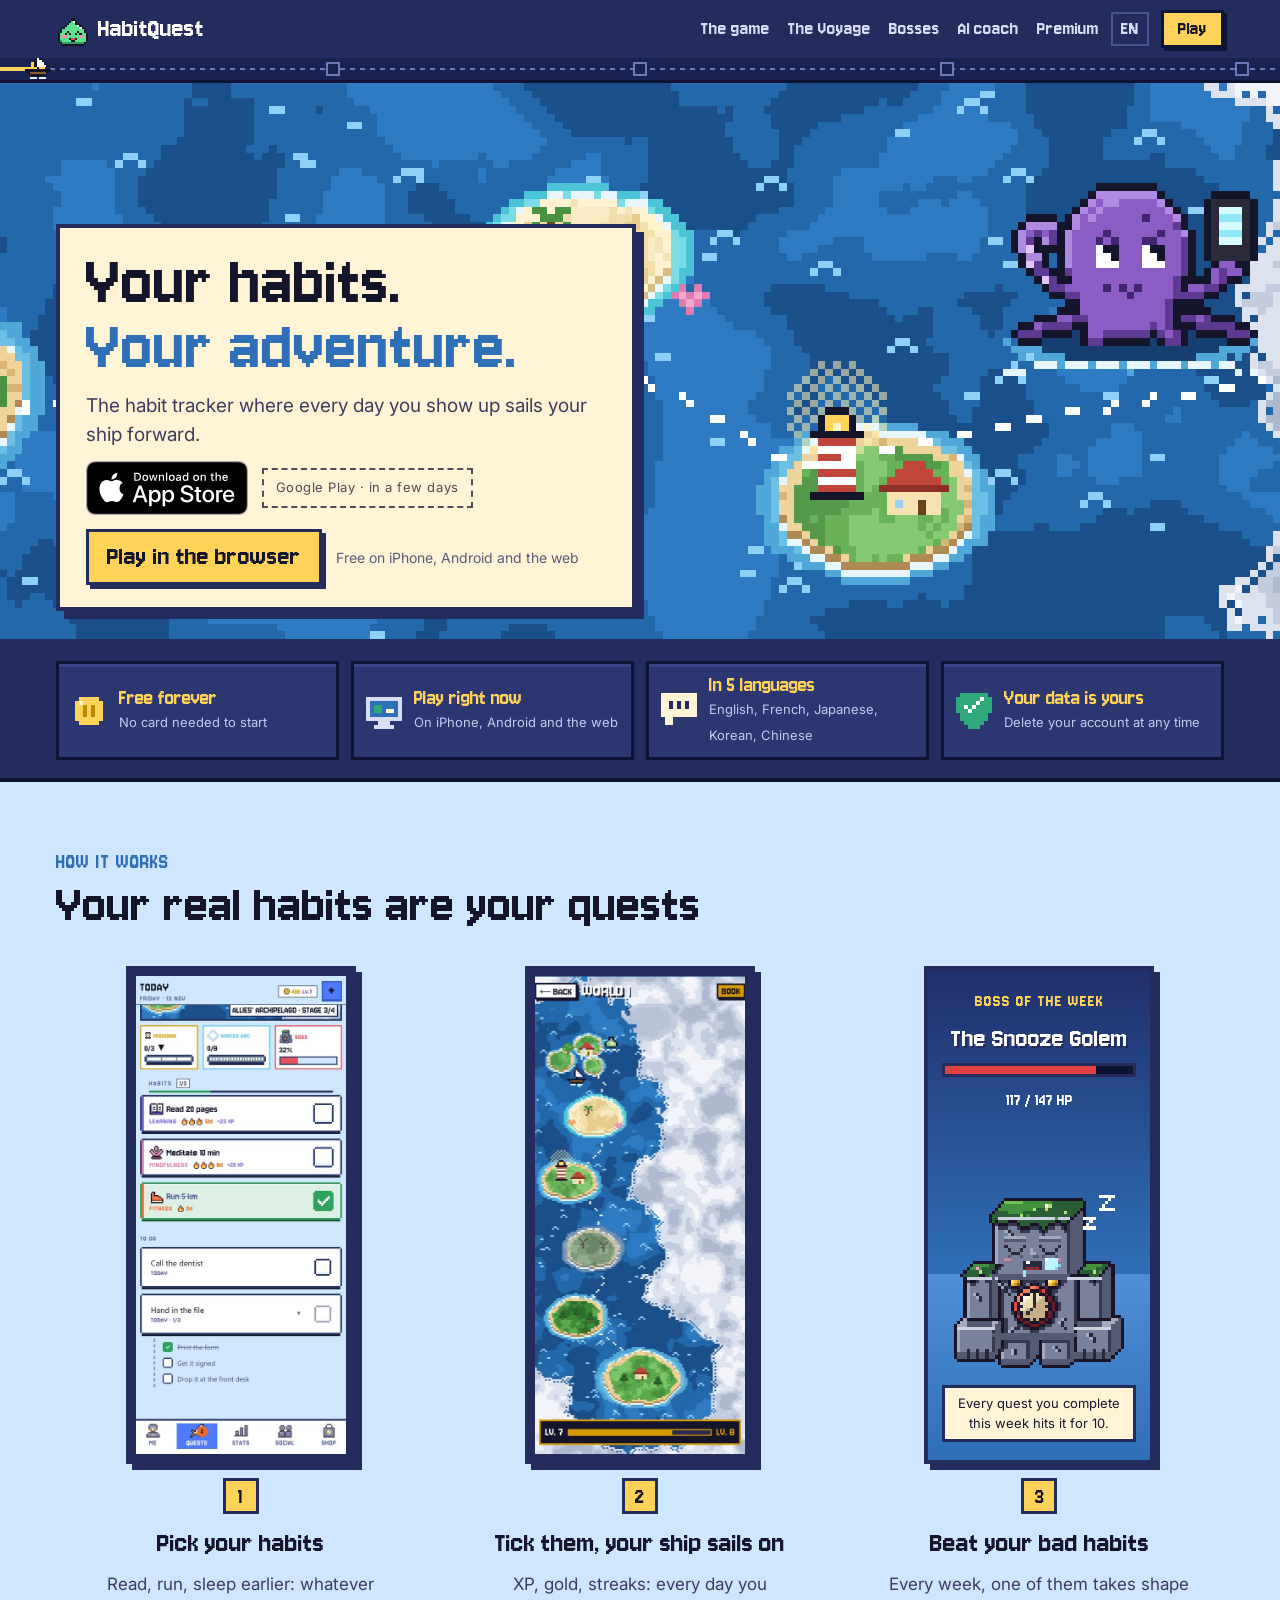
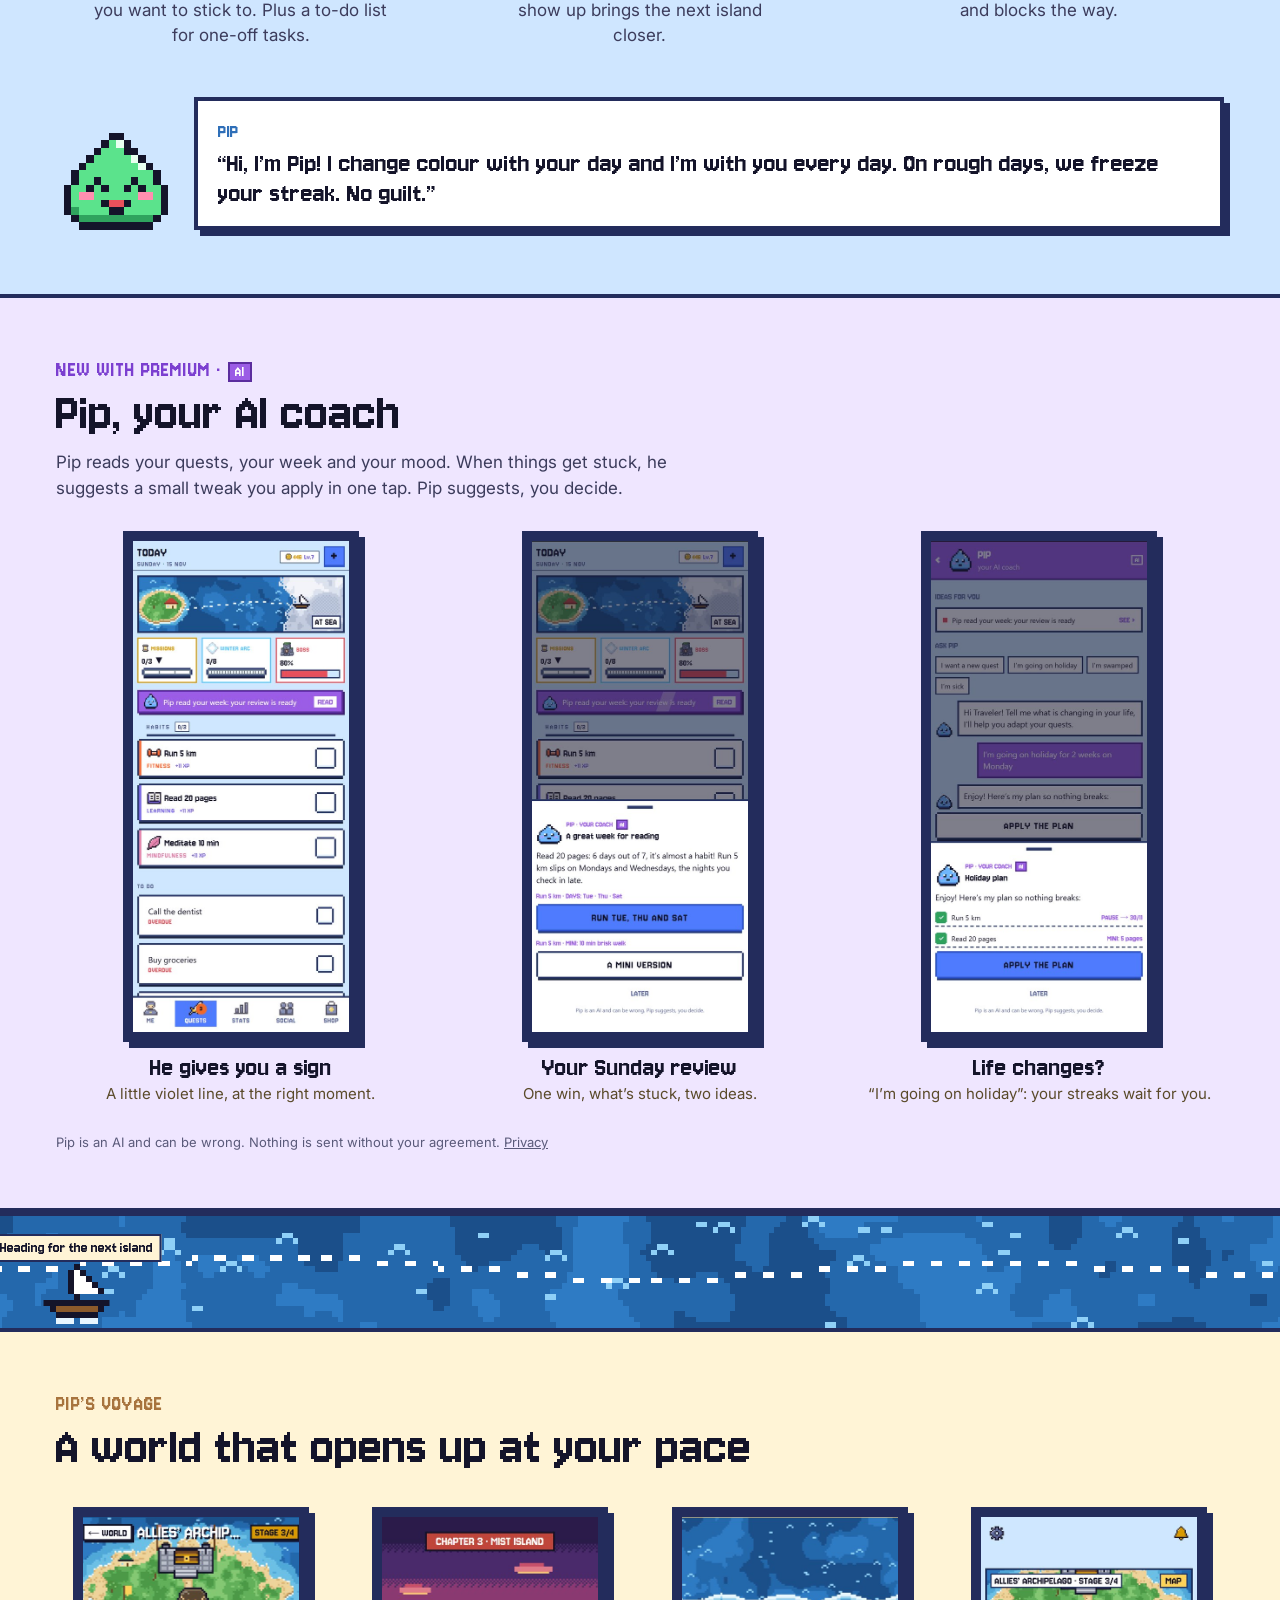
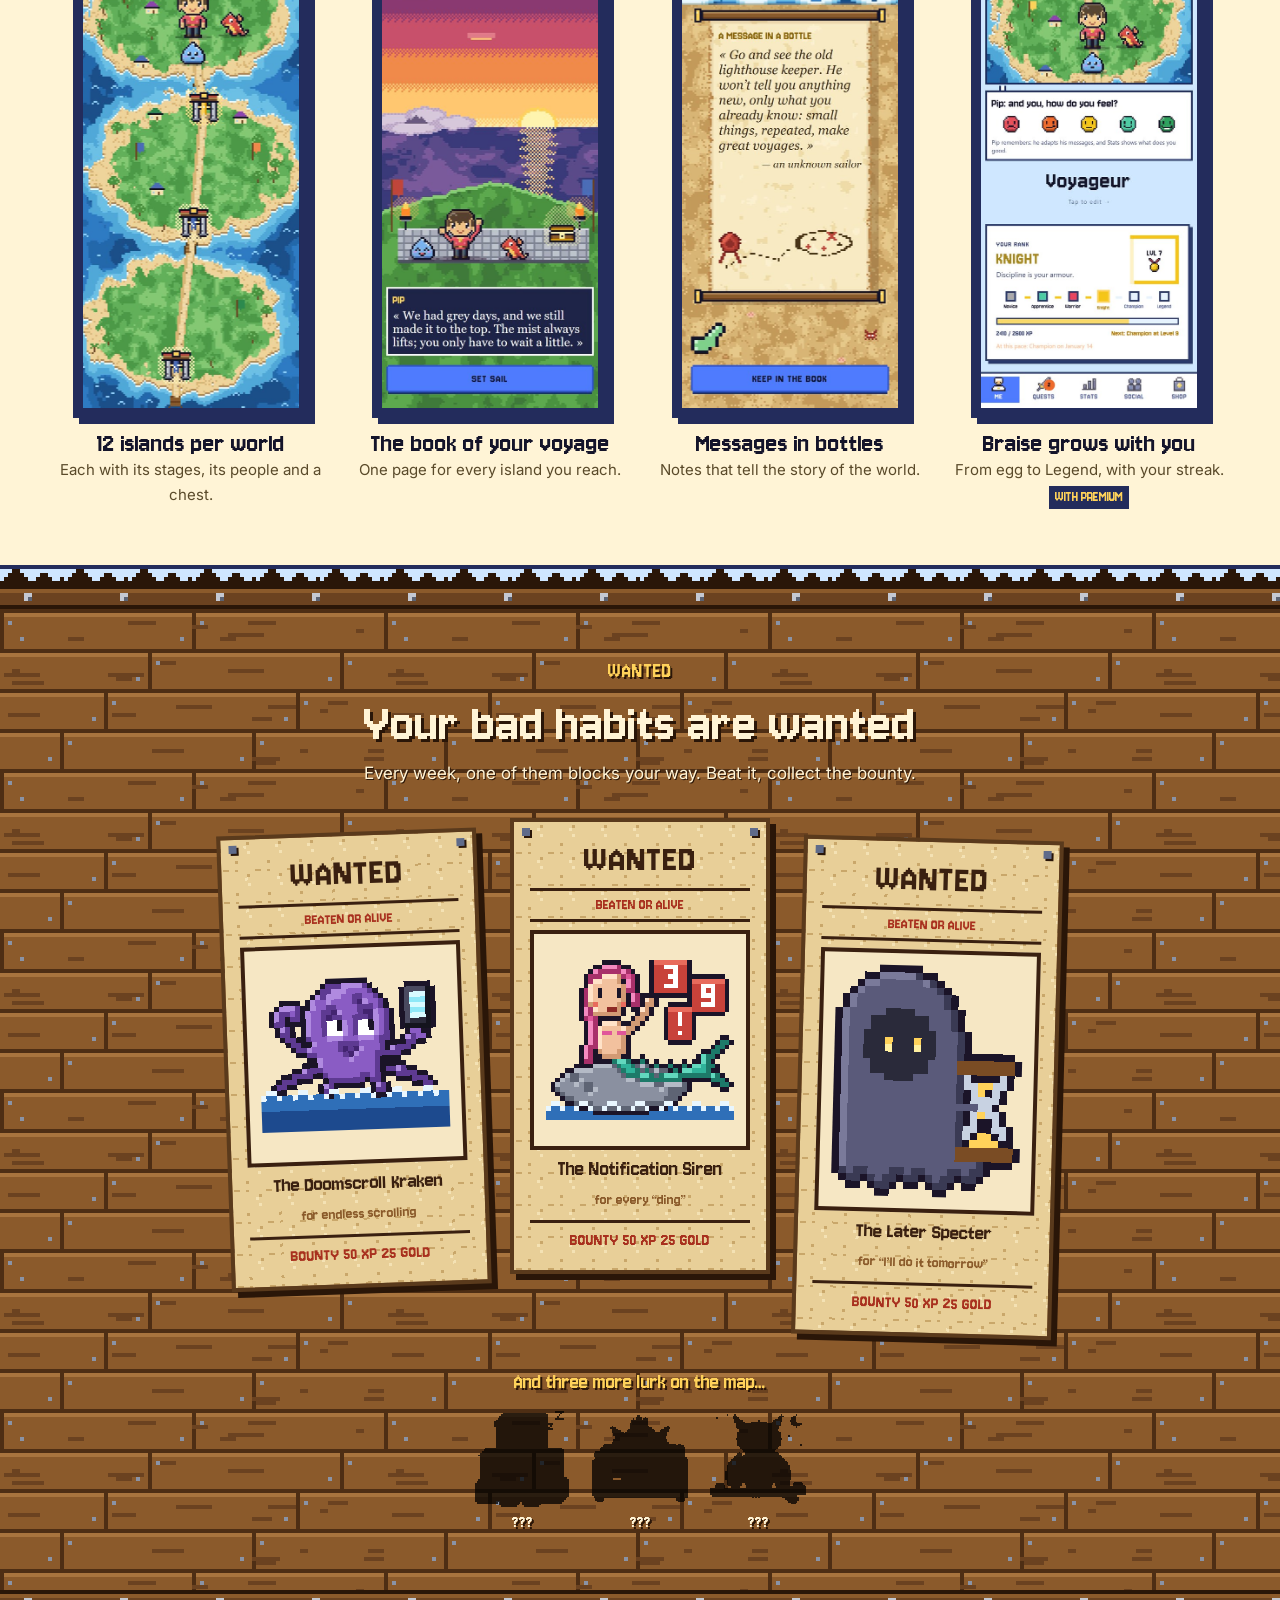
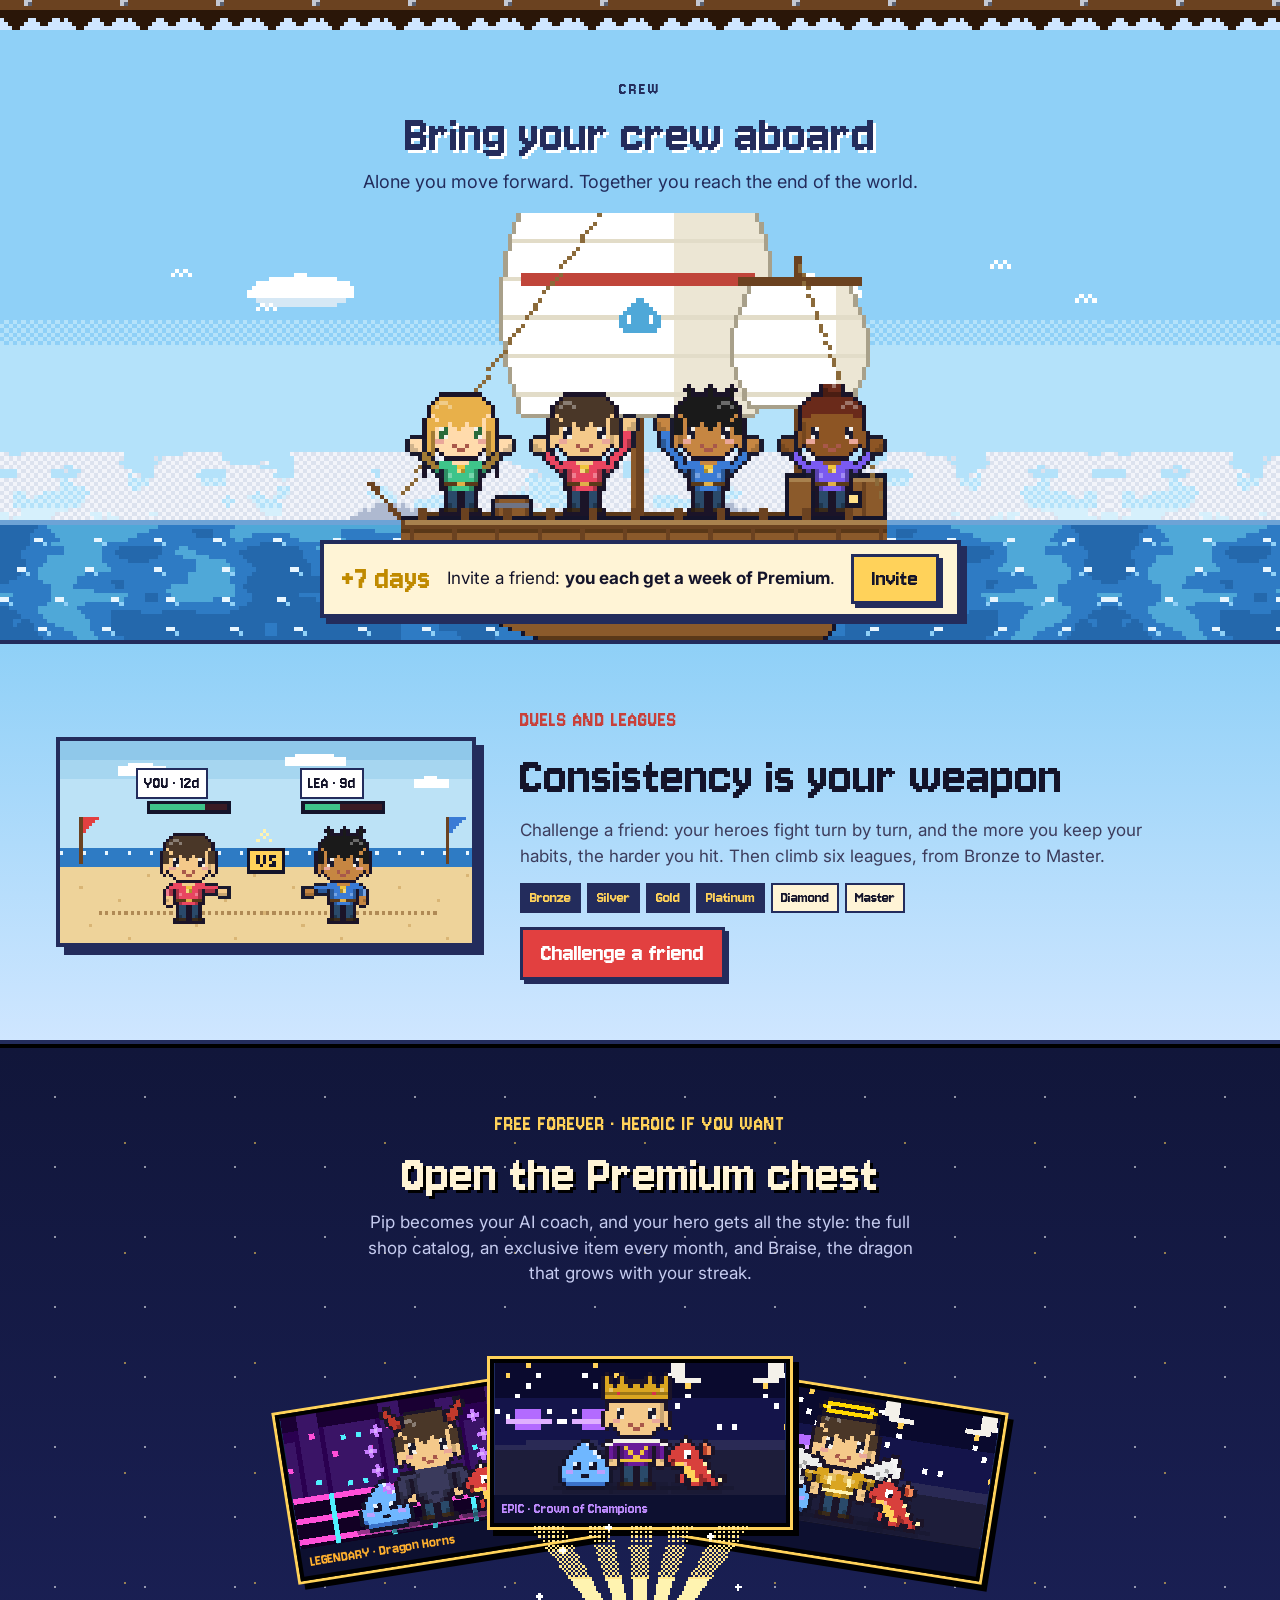
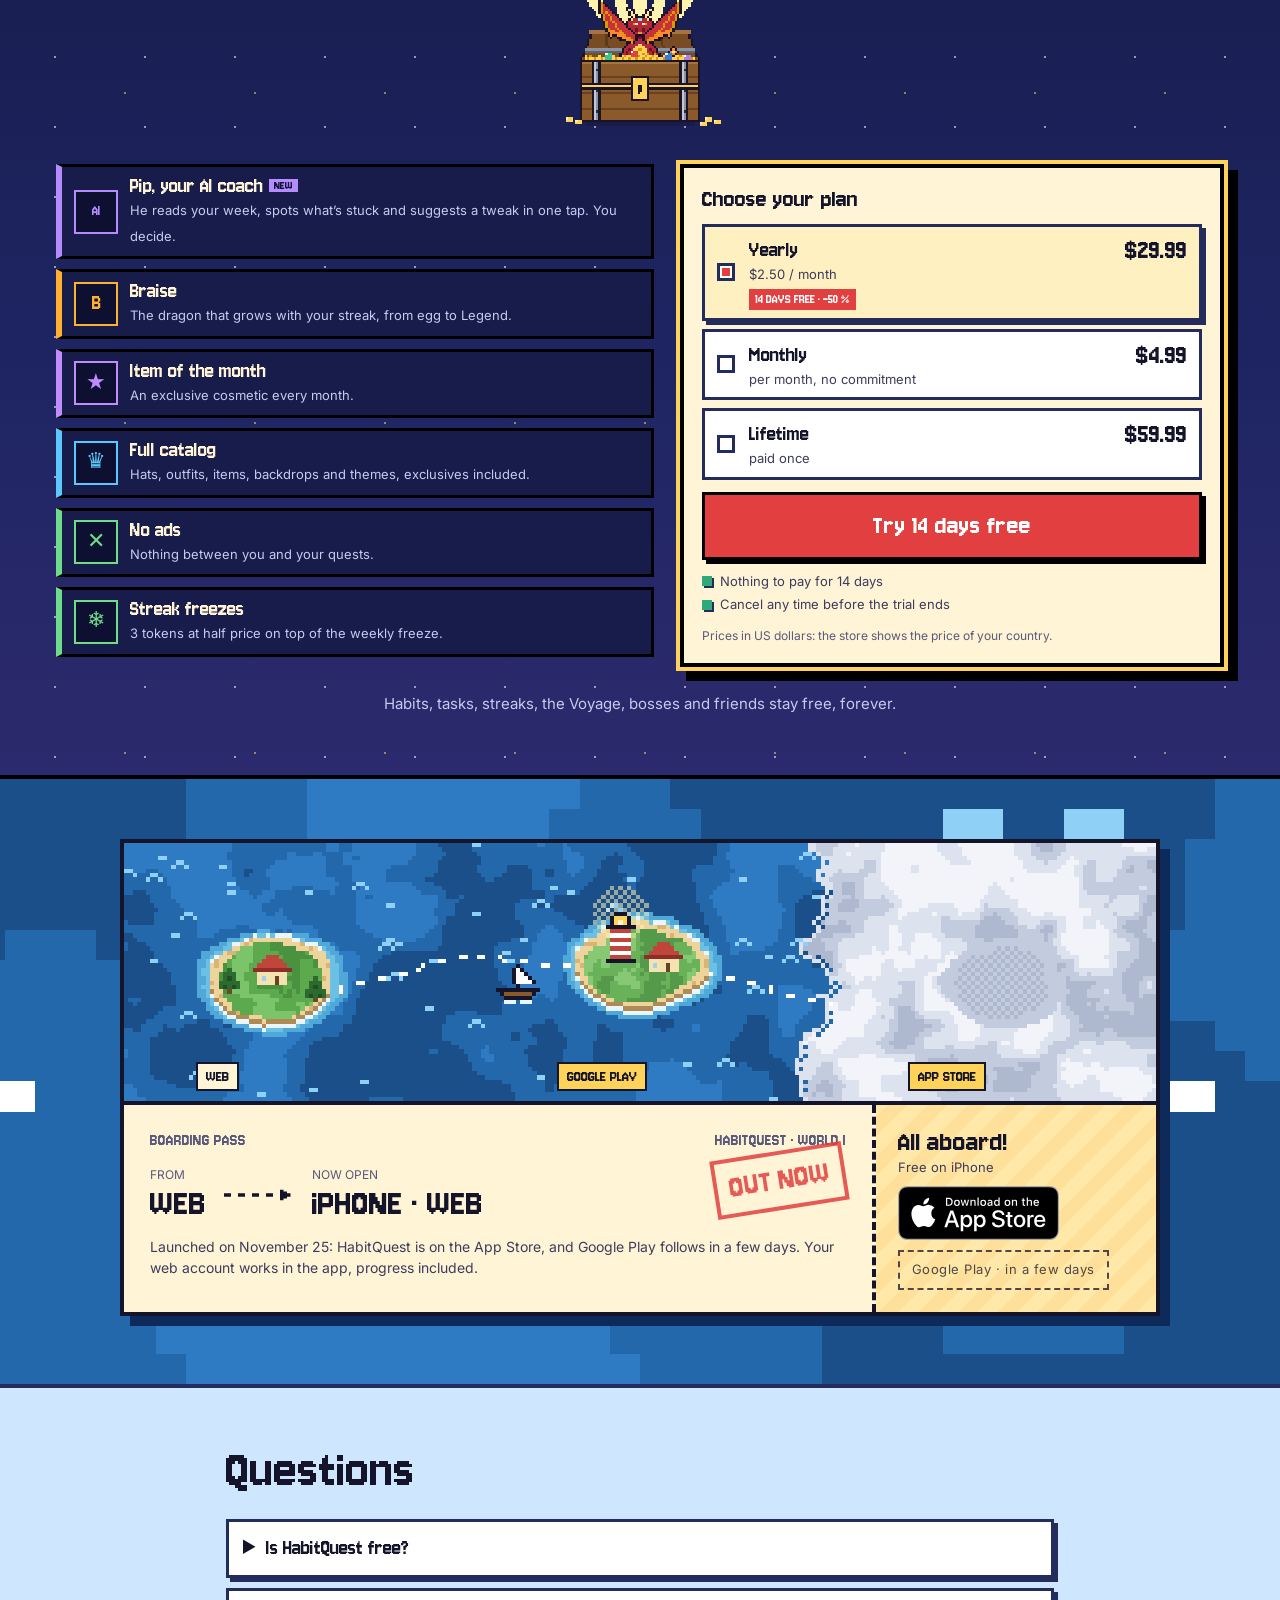
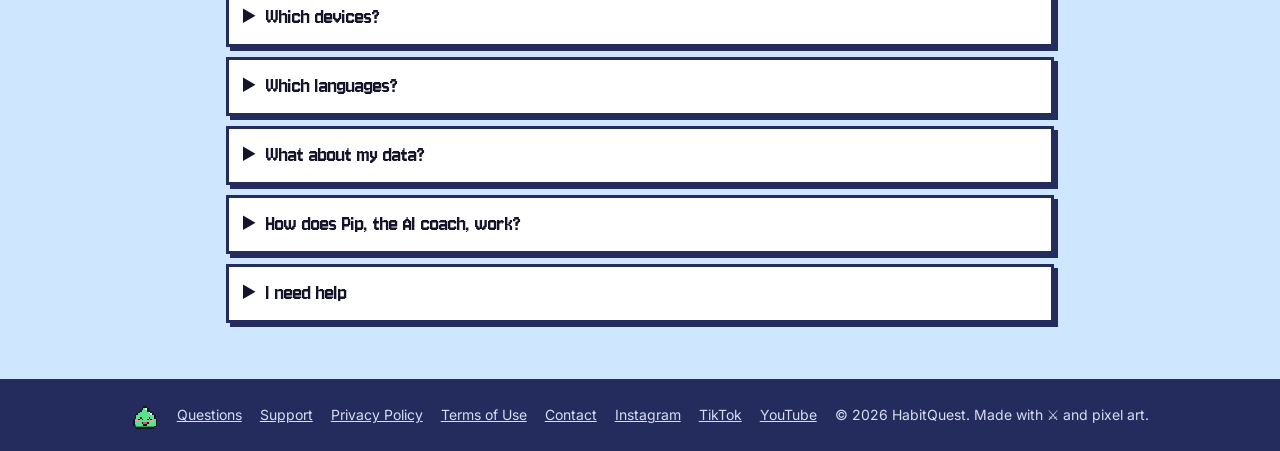
<file: docs/index.html>
<!doctype html>
<html lang="en">
<head>
<meta charset="utf-8">
<meta name="viewport" content="width=device-width, initial-scale=1, viewport-fit=cover">
<title>HabitQuest — Turn your habits into an RPG</title>
<meta name="description" content="A pixel art habit tracker: complete daily quests, keep your streaks, level up your hero and challenge your friends. On iPhone and Android.">
<meta property="og:title" content="HabitQuest — Turn your habits into an RPG">
<meta property="og:description" content="A pixel art habit tracker: complete daily quests, keep your streaks, level up your hero and challenge your friends. On iPhone and Android.">
<meta property="og:image" content="assets/og-image.png">
<meta property="og:type" content="website">
<meta name="twitter:card" content="summary_large_image">
<meta name="theme-color" content="#232c5c">
<link rel="icon" href="assets/icon.png">
<link rel="alternate" hreflang="en" href="/"><link rel="alternate" hreflang="fr" href="/fr/"><link rel="alternate" hreflang="ja" href="/ja/"><link rel="alternate" hreflang="ko" href="/ko/"><link rel="alternate" hreflang="zh-Hant" href="/zh/">
<link rel="preconnect" href="https://fonts.googleapis.com"><link rel="preconnect" href="https://fonts.gstatic.com" crossorigin>
<link href="https://fonts.googleapis.com/css2?family=Jersey+10&family=Inter:wght@400;600;700&display=swap" rel="stylesheet">
<link rel="stylesheet" href="assets/v2/site-v2.css">
<script src="assets/v2/site-v2.js" defer></script>
</head>
<body>
<header class="top">
  <div class="wrap">
    <a class="logo" href="#top"><img src="assets/v2/pip.png" alt=""><span>HabitQuest</span></a>
    <nav aria-label="Sections"><a href="#regle">The game</a><a href="#voyage">The Voyage</a><a href="#boss">Bosses</a><a href="#coach">AI coach</a><a href="#premium">Premium</a></nav>
    <details class="langs"><summary>EN</summary><div>
      <a href="fr/" hreflang="fr" lang="fr">Français</a>
      <a href="ja/" hreflang="ja" lang="ja">日本語</a>
      <a href="ko/" hreflang="ko" lang="ko">한국어</a>
      <a href="zh/" hreflang="zh-Hant" lang="zh-Hant">中文</a>
    </div></details>
    <a class="btn" href="https://habitquest.expo.app">Play</a>
  </div>
  <div class="route" aria-hidden="true">
    <div class="dots"></div><div class="wake" id="wake"></div>
    <span class="stop" style="left: 3%"></span><span class="stop" style="left: 26%"></span><span class="stop" style="left: 50%"></span><span class="stop" style="left: 74%"></span><span class="stop" style="left: 97%"></span>
    <img class="ship" id="ship" src="assets/v2/boat.png" alt="">
  </div>
</header>

<main id="top">
  <section class="hero">
    <div class="wrap inner">
      <div class="card">
        <h1>Your habits.<br><span>Your adventure.</span></h1>
        <p class="lead">The habit tracker where every day you show up sails your ship forward.</p>
        <div class="ctas"><a class="store" href="https://apps.apple.com/app/id6820433050"><img src="assets/badges/app-store-en.svg" alt="Download on the App Store"></a><span class="store-soon">Google Play · in a few days</span><a class="btn" href="https://habitquest.expo.app">Play in the browser</a><small>Free on iPhone, Android and the web</small></div>
      </div>
    </div>
  </section>

  <div class="trust">
    <ul class="wrap">
      <li><svg viewBox="0 0 9 9" aria-hidden="true"><rect x="2" y="1" width="5" height="1" fill="#ffd25a"/><rect x="1" y="2" width="7" height="5" fill="#ffd25a"/><rect x="2" y="7" width="5" height="1" fill="#ffd25a"/><rect x="3" y="3" width="3" height="3" fill="#c08a00"/><rect x="4" y="3" width="1" height="3" fill="#ffd25a"/><rect x="2" y="2" width="1" height="1" fill="#fff4d6"/></svg><div><b>Free forever</b><span>No card needed to start</span></div></li>
      <li><svg viewBox="0 0 9 9" aria-hidden="true"><rect x="0" y="1" width="9" height="6" fill="#d8dcf5"/><rect x="1" y="2" width="7" height="4" fill="#2f6fb8"/><rect x="2" y="3" width="2" height="2" fill="#2fa87a"/><rect x="5" y="4" width="2" height="1" fill="#fff4d6"/><rect x="3" y="7" width="3" height="1" fill="#d8dcf5"/><rect x="2" y="8" width="5" height="1" fill="#d8dcf5"/></svg><div><b>Play right now</b><span>On iPhone, Android and the web</span></div></li>
      <li><svg viewBox="0 0 9 9" aria-hidden="true"><rect x="0" y="0" width="9" height="6" fill="#fff4d6"/><rect x="1" y="6" width="2" height="2" fill="#fff4d6"/><rect x="2" y="2" width="1" height="2" fill="#232c5c"/><rect x="4" y="2" width="1" height="2" fill="#232c5c"/><rect x="6" y="2" width="1" height="2" fill="#232c5c"/></svg><div><b>In 5 languages</b><span>English, French, Japanese, Korean, Chinese</span></div></li>
      <li><svg viewBox="0 0 9 9" aria-hidden="true"><rect x="1" y="0" width="7" height="1" fill="#2fa87a"/><rect x="0" y="1" width="9" height="4" fill="#2fa87a"/><rect x="1" y="5" width="7" height="2" fill="#2fa87a"/><rect x="2" y="7" width="5" height="1" fill="#2fa87a"/><rect x="3" y="8" width="3" height="1" fill="#2fa87a"/><rect x="2" y="3" width="1" height="1" fill="#ffffff"/><rect x="3" y="4" width="1" height="1" fill="#ffffff"/><rect x="4" y="3" width="1" height="1" fill="#ffffff"/><rect x="5" y="2" width="1" height="1" fill="#ffffff"/><rect x="6" y="1" width="1" height="1" fill="#ffffff"/></svg><div><b>Your data is yours</b><span>Delete your account at any time</span></div></li>
    </ul>
  </div>

  <section class="rules wrap" id="regle">
    <p class="kicker">HOW IT WORKS</p>
    <h2>Your real habits are your quests</h2>
    <div class="steps">
      <div class="step rv">
        <div class="phone tilt"><img class="shot" src="assets/v2/en/today.jpg" alt="The quests of the day: three habits and a to-do with its steps" width="520" height="1125"></div>
        <span class="num">1</span><h3>Pick your habits</h3><p>Read, run, sleep earlier: whatever you want to stick to. Plus a to-do list for one-off tasks.</p>
      </div>
      <div class="step rv">
        <div class="phone tilt"><img class="shot" src="assets/v2/en/world.jpg" alt="The world map, half in the fog" width="520" height="1125" loading="lazy"></div>
        <span class="num">2</span><h3>Tick them, your ship sails on</h3><p>XP, gold, streaks: every day you show up brings the next island closer.</p>
      </div>
      <div class="step rv">
        <div class="bosscard" id="bosscard" data-unit="HP">
          <span class="tag">BOSS OF THE WEEK</span>
          <span class="bname">The Snooze Golem</span>
          <div class="hp"><i id="hpbar"></i></div>
          <span class="hptext" id="hptext">147 / 147 HP</span>
          <div class="sprite" id="bsprite"><img src="assets/v2/boss-snooze_golem.png" alt="The Snooze Golem, a sleeping stone golem with an alarm clock in its chest"><span class="dmg" id="dmg">−10</span></div>
          <span class="hint">Every quest you complete this week hits it for 10.</span>
        </div>
        <span class="num">3</span><h3>Beat your bad habits</h3><p>Every week, one of them takes shape and blocks the way.</p>
      </div>
    </div>
  </section>

  <section class="pip wrap">
    <div class="row rv">
      <img src="assets/v2/pip.png" alt="Pip">
      <div class="bubble"><b>PIP</b><p>“Hi, I’m Pip! I change colour with your day and I’m with you every day. On rough days, we freeze your streak. No guilt.”</p></div>
    </div>
  </section>

  <section class="coachsec" id="coach">
    <div class="wrap">
      <p class="kicker">NEW WITH PREMIUM · <span class="ia">AI</span></p>
      <h2>Pip, your AI coach</h2>
      <p class="lead">Pip reads your quests, your week and your mood. When things get stuck, he suggests a small tweak you apply in one tap. Pip suggests, you decide.</p>
      <div class="figs">
        <figure><div class="phone"><img class="shot" src="assets/v2/en/coach-line.jpg" alt="Pip’s violet line on the Today screen" width="520" height="1125" loading="lazy"></div><figcaption><b>He gives you a sign</b><span>A little violet line, at the right moment.</span></figcaption></figure>
        <figure><div class="phone"><img class="shot" src="assets/v2/en/coach-card.jpg" alt="Pip’s card: the week’s review and two ideas" width="520" height="1125" loading="lazy"></div><figcaption><b>Your Sunday review</b><span>One win, what’s stuck, two ideas.</span></figcaption></figure>
        <figure><div class="phone"><img class="shot" src="assets/v2/en/coach-plan.jpg" alt="Pip suggests a holiday plan: pause, then resume" width="520" height="1125" loading="lazy"></div><figcaption><b>Life changes?</b><span>“I’m going on holiday”: your streaks wait for you.</span></figcaption></figure>
      </div>
      <p class="note">Pip is an AI and can be wrong. Nothing is sent without your agreement. <a href="privacy-policy">Privacy</a></p>
    </div>
  </section>

  <div class="band" id="band" aria-hidden="true">
    <div class="sailer" id="sailer"><span class="flag">Heading for the next island</span><img src="assets/v2/boat.png" alt=""></div>
  </div>
  <section class="world" id="voyage">
    <div class="wrap">
      <p class="kicker">PIP’S VOYAGE</p>
      <h2>A world that opens up at your pace</h2>
      <div class="figs">
        <figure class="rv"><div class="phone tilt"><img class="shot" src="assets/v2/en/island.jpg" alt="An island: the hero and Pip on the path of stages" width="520" height="1125" loading="lazy"></div><figcaption><b>12 islands per world</b><span>Each with its stages, its people and a chest.</span></figcaption></figure>
        <figure class="rv"><div class="phone tilt"><img class="shot" src="assets/v2/en/chapter.jpg" alt="A page of the book: the hero and Pip at the top of an island, at sunset" width="520" height="1125" loading="lazy"></div><figcaption><b>The book of your voyage</b><span>One page for every island you reach.</span></figcaption></figure>
        <figure class="rv"><div class="phone tilt"><img class="shot" src="assets/v2/en/bottle.jpg" alt="A message in a bottle" width="520" height="1125" loading="lazy"></div><figcaption><b>Messages in bottles</b><span>Notes that tell the story of the world.</span></figcaption></figure>
        <figure class="rv"><div class="phone tilt"><img class="shot" src="assets/v2/en/braise.jpg" alt="The hero, Pip and Braise, the little dragon, on their island" width="520" height="1125" loading="lazy"></div><figcaption><b>Braise grows with you</b><span>From egg to Legend, with your streak.</span><br><span class="prem">WITH PREMIUM</span></figcaption></figure>
      </div>
    </div>
  </section>

  <div id="boss">
    <div class="edge"></div>
    <div class="beam"></div>
    <section class="wood wanted">
      <div class="wrap">
        <p class="kicker">WANTED</p>
        <h2>Your bad habits are wanted</h2>
        <p class="sub">Every week, one of them blocks your way. Beat it, collect the bounty.</p>
        <div class="posters">
          <div class="poster rv"><span class="ph">WANTED</span><span class="ps">BEATEN OR ALIVE</span><span class="pf"><img src="assets/v2/boss-doomscroll_kraken.png" alt=""></span><span class="pn">The Doomscroll Kraken</span><span class="pw">for endless scrolling</span><span class="pb">BOUNTY  50 XP  25 GOLD</span></div>
          <div class="poster rv"><span class="ph">WANTED</span><span class="ps">BEATEN OR ALIVE</span><span class="pf"><img src="assets/v2/boss-notif_siren.png" alt=""></span><span class="pn">The Notification Siren</span><span class="pw">for every “ding”</span><span class="pb">BOUNTY  50 XP  25 GOLD</span></div>
          <div class="poster rv"><span class="ph">WANTED</span><span class="ps">BEATEN OR ALIVE</span><span class="pf"><img src="assets/v2/boss-later_specter.png" alt=""></span><span class="pn">The Later Specter</span><span class="pw">for “I’ll do it tomorrow”</span><span class="pb">BOUNTY  50 XP  25 GOLD</span></div>
        </div>
        <div class="lurk">
          <p>And three more lurk on the map…</p>
          <div class="shadows">
            <button class="shadow" type="button"><img src="assets/v2/boss-snooze_golem.png" alt="Snooze Golem"><span data-name="Snooze Golem"></span></button>
            <button class="shadow" type="button"><img src="assets/v2/boss-couch_troll.png" alt="Couch Troll"><span data-name="Couch Troll"></span></button>
            <button class="shadow" type="button"><img src="assets/v2/boss-night_owl.png" alt="Night Owl"><span data-name="Night Owl"></span></button>
          </div>
        </div>
      </div>
    </section>
    <div class="beam"></div>
    <div class="edge" style="transform: scaleY(-1)"></div>
  </div>

  <section class="crew">
    <div class="wrap head">
      <p class="kicker">CREW</p>
      <h2>Bring your crew aboard</h2>
      <p>Alone you move forward. Together you reach the end of the world.</p>
    </div>
    <div class="scene">
      <img src="assets/v2/crew.png" alt="Four heroes on the deck of the ship">
      <div class="invite"><div><span class="big">+7 days</span><span>Invite a friend: <b>you each get a week of Premium</b>.</span><a class="btn" href="https://habitquest.expo.app">Invite</a></div></div>
    </div>
  </section>

  <section class="duel" id="duel">
    <div class="wrap">
      <div class="art rv"><div class="frame">
        <img src="assets/v2/duel.png" alt="Two heroes in a duel">
        <span class="lbl" style="left: 19%">YOU · 12d</span><span class="lbl" style="left: 58%">LEA · 9d</span>
        <span class="bolt" aria-hidden="true">−12</span>
      </div></div>
      <div class="txt rv">
        <p class="kicker">DUELS AND LEAGUES</p>
        <h2>Consistency is your weapon</h2>
        <p>Challenge a friend: your heroes fight turn by turn, and the more you keep your habits, the harder you hit. Then climb six leagues, from Bronze to Master.</p>
        <div class="leagues" id="leagues"><span>Bronze</span><span>Silver</span><span>Gold</span><span>Platinum</span><span>Diamond</span><span>Master</span></div>
        <a class="btn red" href="https://habitquest.expo.app">Challenge a friend</a>
      </div>
    </div>
  </section>

  <section class="premium" id="premium">
    <div class="stars" aria-hidden="true"></div>
    <div class="wrap">
      <div class="head">
        <p class="kicker">FREE FOREVER · HEROIC IF YOU WANT</p>
        <h2>Open the Premium chest</h2>
        <p class="lead">Pip becomes your AI coach, and your hero gets all the style: the full shop catalog, an exclusive item every month, and Braise, the dragon that grows with your streak.</p>
      </div>
      <div class="vault" id="vault">
        <div class="fan">
          <div class="card"><img src="assets/v2/look-b.png" alt="The hero with dragon horns and the shadow cloak"><span class="r-leg">LEGENDARY · Dragon Horns</span></div>
          <div class="card"><img src="assets/v2/look-a.png" alt="The hero with the crown of champions and royal vestments"><span class="r-epic">EPIC · Crown of Champions</span></div>
          <div class="card"><img src="assets/v2/look-c.png" alt="The hero with the halo, the golden plate and wings"><span class="r-epic">EPIC · Holy Halo</span></div>
        </div>
        <img class="chest" src="assets/v2/chest.png" alt="Braise comes out of an open chest">
      </div>
      <div class="deal">
        <div class="loot">
          <div class="item r-ai"><i>AI</i><div><b>Pip, your AI coach<span class="new">NEW</span></b><span>He reads your week, spots what’s stuck and suggests a tweak in one tap. You decide.</span></div></div>
          <div class="item r-leg"><i>B</i><div><b>Braise</b><span>The dragon that grows with your streak, from egg to Legend.</span></div></div>
          <div class="item r-epic"><i>★</i><div><b>Item of the month</b><span>An exclusive cosmetic every month.</span></div></div>
          <div class="item r-rare"><i>♛</i><div><b>Full catalog</b><span>Hats, outfits, items, backdrops and themes, exclusives included.</span></div></div>
          <div class="item r-unc"><i>✕</i><div><b>No ads</b><span>Nothing between you and your quests.</span></div></div>
          <div class="item r-unc"><i>❄</i><div><b>Streak freezes</b><span>3 tokens at half price on top of the weekly freeze.</span></div></div>
        </div>
        <div class="counter" id="counter" data-labels="{&quot;year&quot;:[&quot;Try 14 days free&quot;,&quot;Nothing to pay for 14 days&quot;,&quot;Cancel any time before the trial ends&quot;],&quot;month&quot;:[&quot;Go Premium · $4.99 / month&quot;,&quot;No commitment&quot;,&quot;Cancel any time&quot;],&quot;life&quot;:[&quot;Unlock for life · $59.99&quot;,&quot;Paid once&quot;,&quot;All of Premium, forever&quot;]}">
          <p class="counter-title">Choose your plan</p>
          <div class="plans2" role="radiogroup" aria-label="Premium plan">
            <label class="plan2"><input type="radio" name="plan" value="year" checked><span class="pname">Yearly</span><span class="pprice">$29.99</span><span class="pnote">$2.50 / month</span><span class="pbadge">14 DAYS FREE · −50 %</span></label>
            <label class="plan2"><input type="radio" name="plan" value="month"><span class="pname">Monthly</span><span class="pprice">$4.99</span><span class="pnote">per month, no commitment</span></label>
            <label class="plan2"><input type="radio" name="plan" value="life"><span class="pname">Lifetime</span><span class="pprice">$59.99</span><span class="pnote">paid once</span></label>
          </div>
          <a class="btn red go" id="gobtn" href="https://habitquest.expo.app">Try 14 days free</a>
          <ul class="sure" id="sure"><li>Nothing to pay for 14 days</li><li>Cancel any time before the trial ends</li></ul>
          <p class="pricenote">Prices in US dollars: the store shows the price of your country.</p>
        </div>
      </div>
      <p class="free">Habits, tasks, streaks, the Voyage, bosses and friends stay free, forever.</p>
    </div>
  </section>

  <section class="ports" id="sortie">
    <div class="wrap">
      <div class="pass" id="pass">
        <div class="map">
          <img src="assets/v2/escales.png" alt="The route of ports: the web, Google Play and the App Store">
          <span class="mini"><img src="assets/v2/boat.png" alt=""></span>
          <span class="tag" style="left: 7%">WEB</span><span class="tag next" style="left: 42%">GOOGLE PLAY</span><span class="tag next" style="left: 76%">APP STORE</span>
        </div>
        <div class="body">
          <div class="left">
            <div class="meta"><span>BOARDING PASS</span><span>HABITQUEST · WORLD I</span></div>
            <div class="legs">
              <div><small>FROM</small><b>WEB</b></div>
              <svg width="70" height="18" viewBox="0 0 40 10" aria-hidden="true"><path d="M0 4h4v2H0zM8 4h4v2H8zM16 4h4v2h-4zM24 4h4v2h-4zM32 2h2v6h-2zM34 3h2v4h-2zM36 4h2v2h-2z" fill="#14142a"></path></svg>
              <div><small>NOW OPEN</small><b>iPHONE · WEB</b></div>
            </div>
            <span class="stamp">OUT NOW</span>
            <p class="note">Launched on November 25: HabitQuest is on the App Store, and Google Play follows in a few days. Your web account works in the app, progress included.</p>
          </div>
          <div class="right launch">
            <span class="title">All aboard!<small>Free on iPhone</small></span>
            <div class="stores"><a class="store" href="https://apps.apple.com/app/id6820433050"><img src="assets/badges/app-store-en.svg" alt="Download on the App Store"></a><span class="store-soon">Google Play · in a few days</span></div>
          </div>
        </div>
      </div>
    </div>
  </section>

  <section class="faq" id="faq">
    <div class="wrap">
      <h2>Questions</h2>
      <details><summary>Is HabitQuest free?</summary><p>Yes. The whole game is free; Premium is an optional subscription that adds Pip, your AI coach, removes ads and adds extras. You can cancel it at any time in your App Store or Google Play settings.</p></details>
      <details><summary>Which devices?</summary><p>iPhone and Android phones, and any web browser. Your progress is saved to your account and follows you everywhere.</p></details>
      <details><summary>Which languages?</summary><p>English, French, Japanese, Korean and Traditional Chinese (Taiwan).</p></details>
      <details><summary>What about my data?</summary><p>Your habits are private. We use no analytics SDK and never sell your data. Read the <a href="privacy-policy">Privacy Policy</a>.</p></details>
      <details><summary>How does Pip, the AI coach, work?</summary><p>With Premium, Pip reads your quests, their reasons, your mood and your notes to suggest tweaks (a pause, a mini version, new days, new quests). He changes nothing without your OK. To answer, this data is sent to our AI provider, Anthropic, only after you agree in the app, and it is not used to train its models. You can withdraw your agreement at any time.</p></details>
      <details><summary>I need help</summary><p>Write to us from Settings → Support in the app, or see the <a href="support">Support page</a>.</p></details>
    </div>
  </section>
</main>

<footer>
  <div class="wrap">
    <img src="assets/v2/pip.png" alt="">
    <a href="#faq">Questions</a><a href="support">Support</a><a href="privacy-policy">Privacy Policy</a><a href="terms">Terms of Use</a><a href="mailto:habitquest.application@gmail.com">Contact</a>
    <a href="https://www.instagram.com/habitquest.application/">Instagram</a>
    <a href="https://www.tiktok.com/@habitquest.en">TikTok</a>
    <a href="https://www.youtube.com/@habitquest.en.application">YouTube</a>
    <span>© 2026 HabitQuest. Made with ⚔️ and pixel art.</span>
  </div>
</footer>
</body>
</html>
</file>
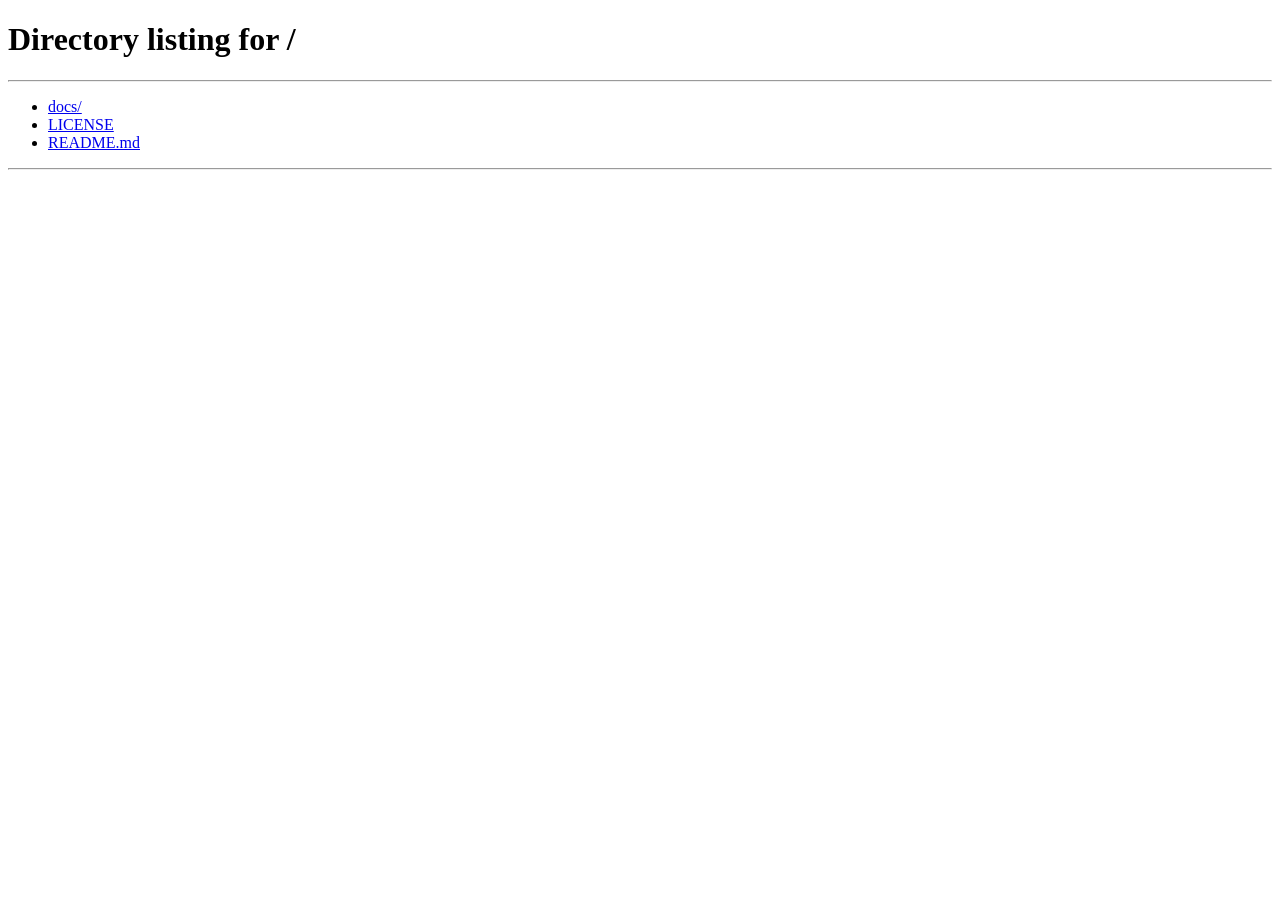
<file: docs/beta/index.html>
<!DOCTYPE html>
<html>
<head>
<meta charset="utf-8">
<meta name="viewport" content="width=device-width, initial-scale=1">
<meta name="robots" content="noindex">
<title>HabitQuest Android beta</title>
<link rel="canonical" href="https://gethabitquest.com/#beta">
<!-- Short link for social bios (Instagram turns "#" into "%23"): sends to the Android beta section. -->
<meta http-equiv="refresh" content="0; url=/#beta">
<script>location.replace('/#beta');</script>
</head>
<body><a href="/#beta">HabitQuest Android beta</a></body>
</html>
</file>
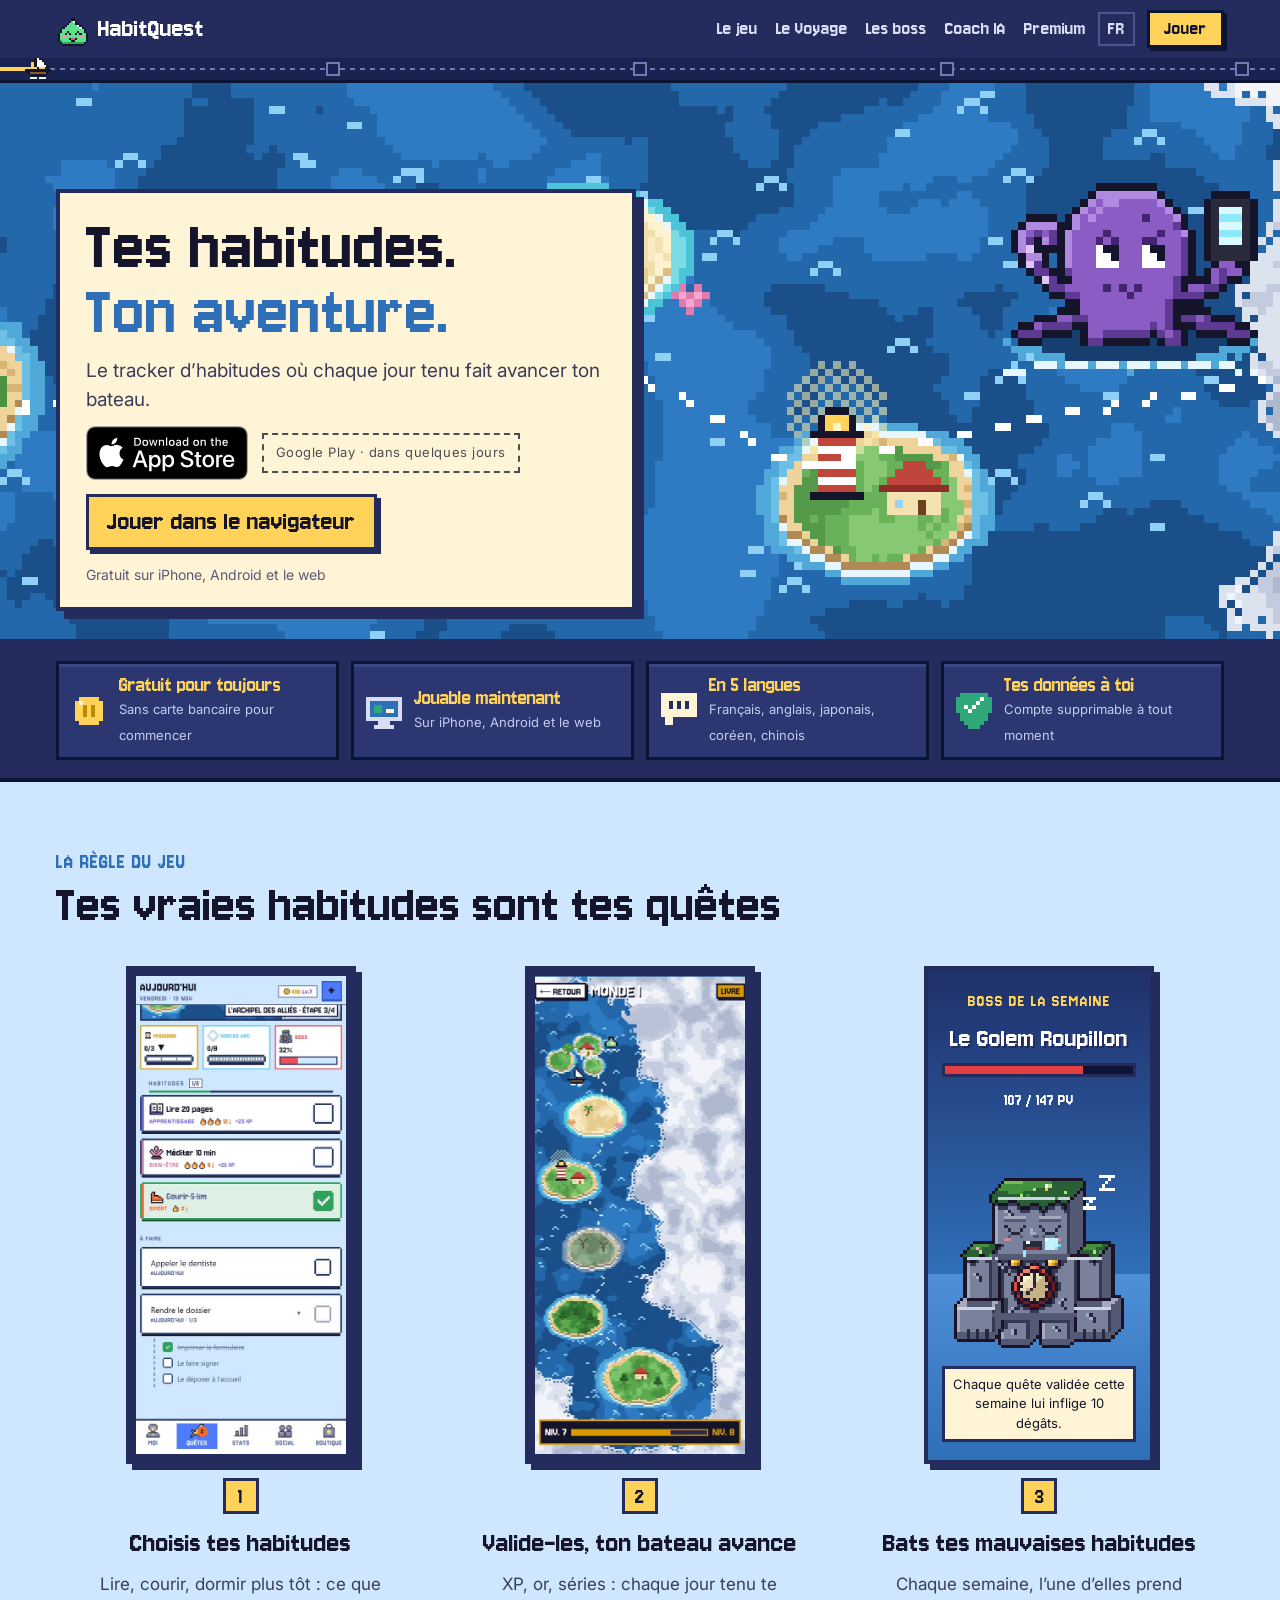
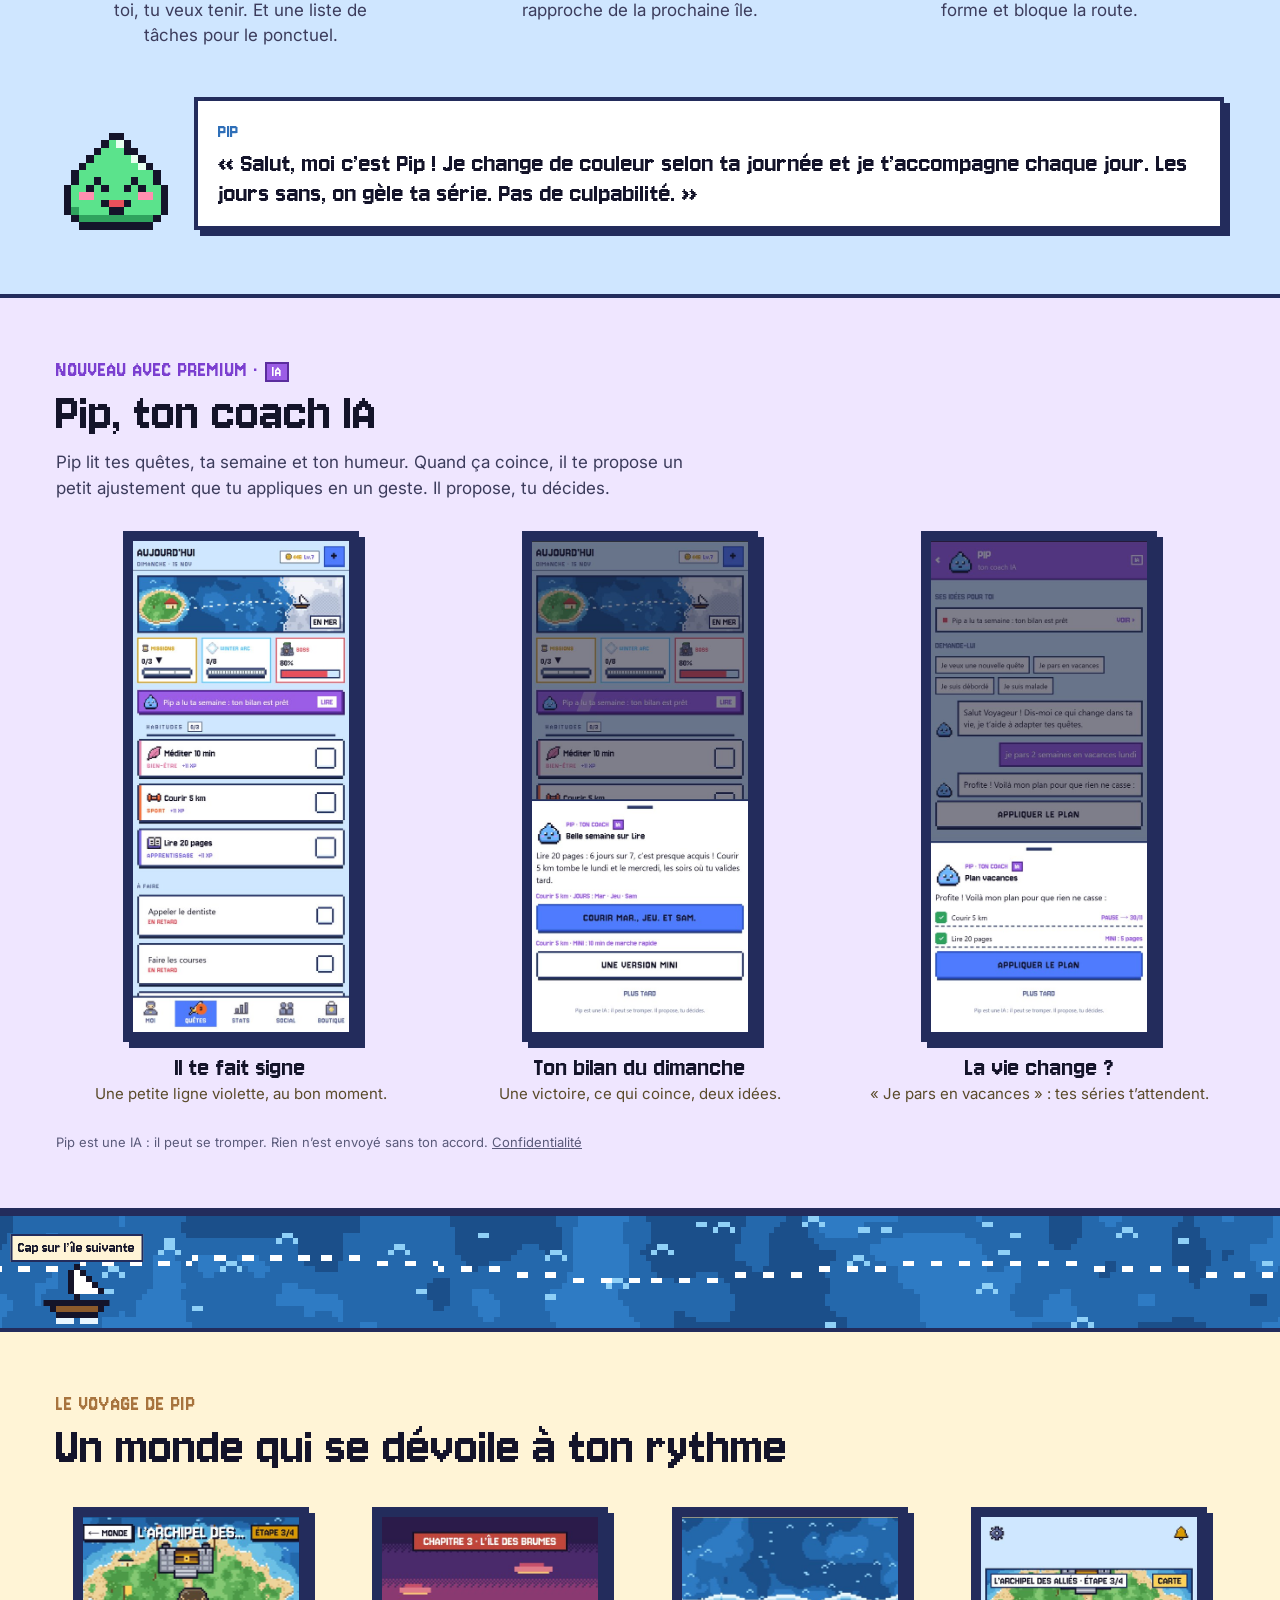
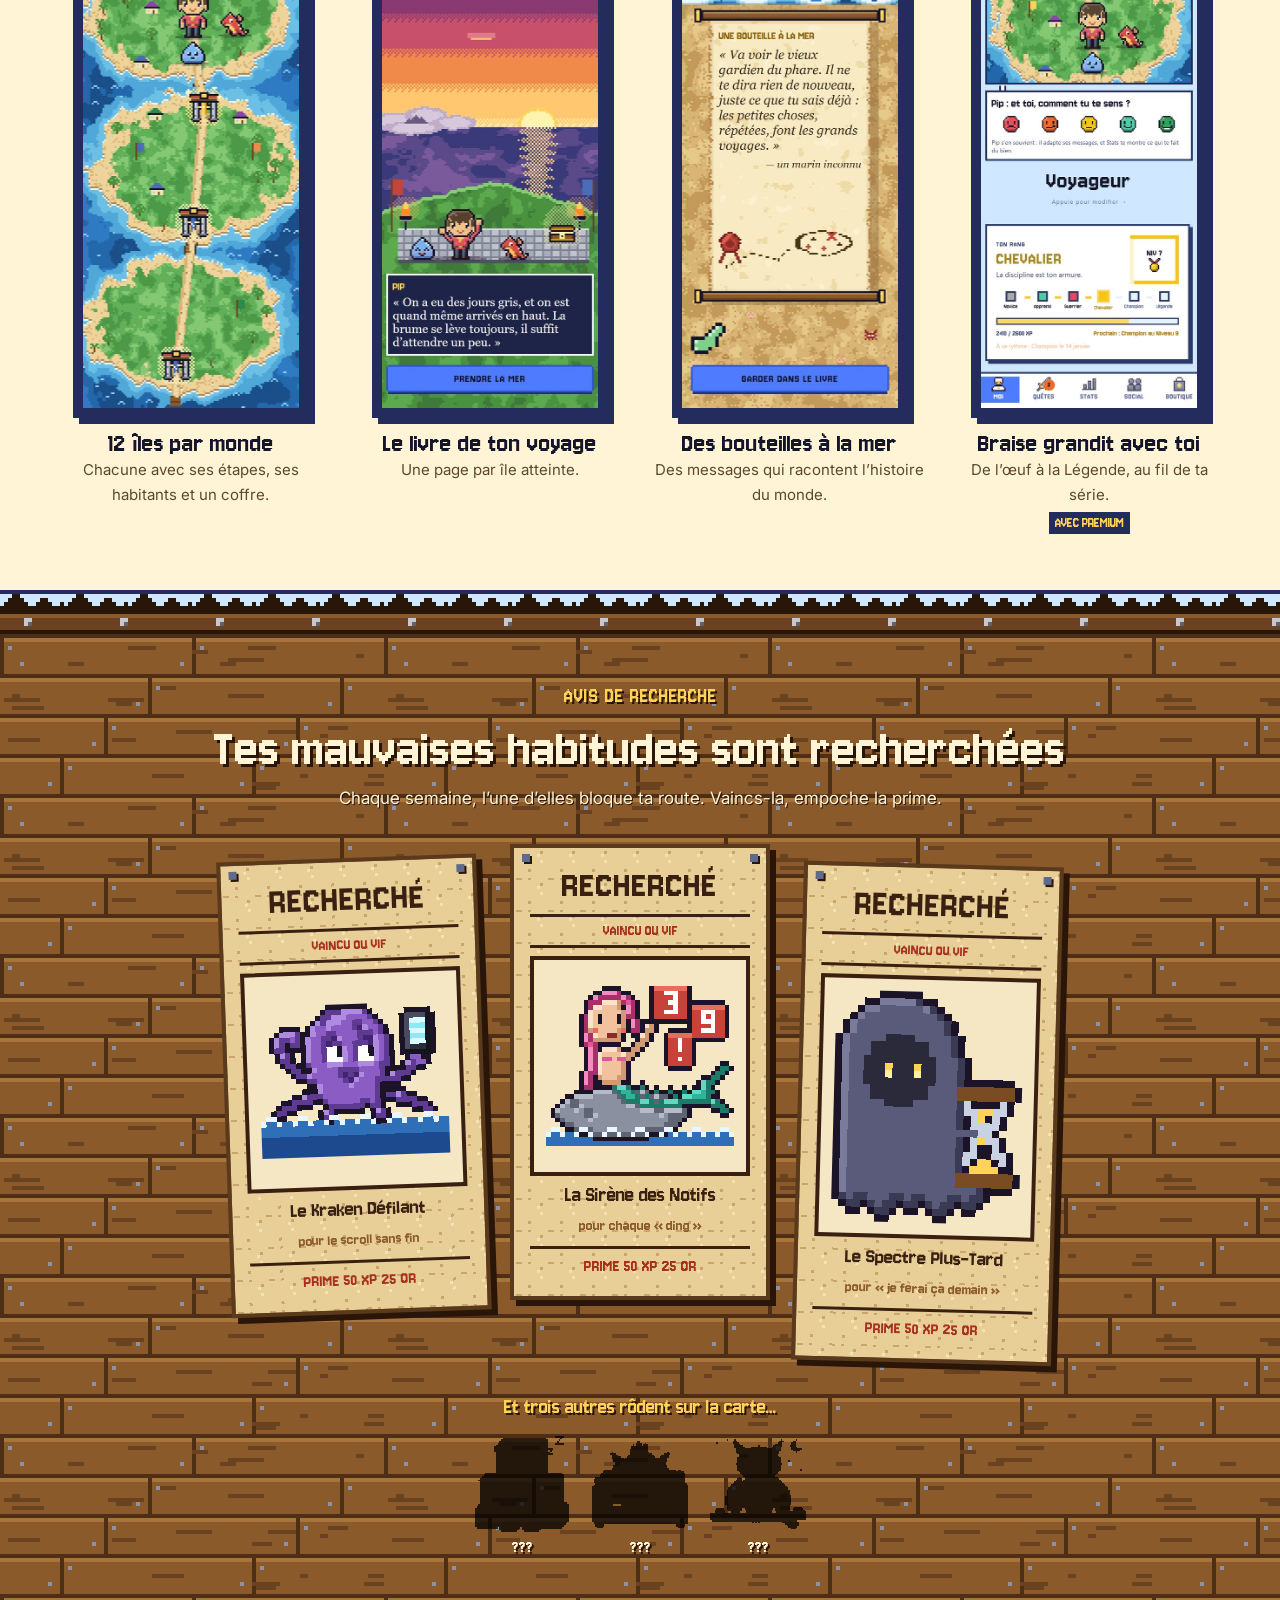
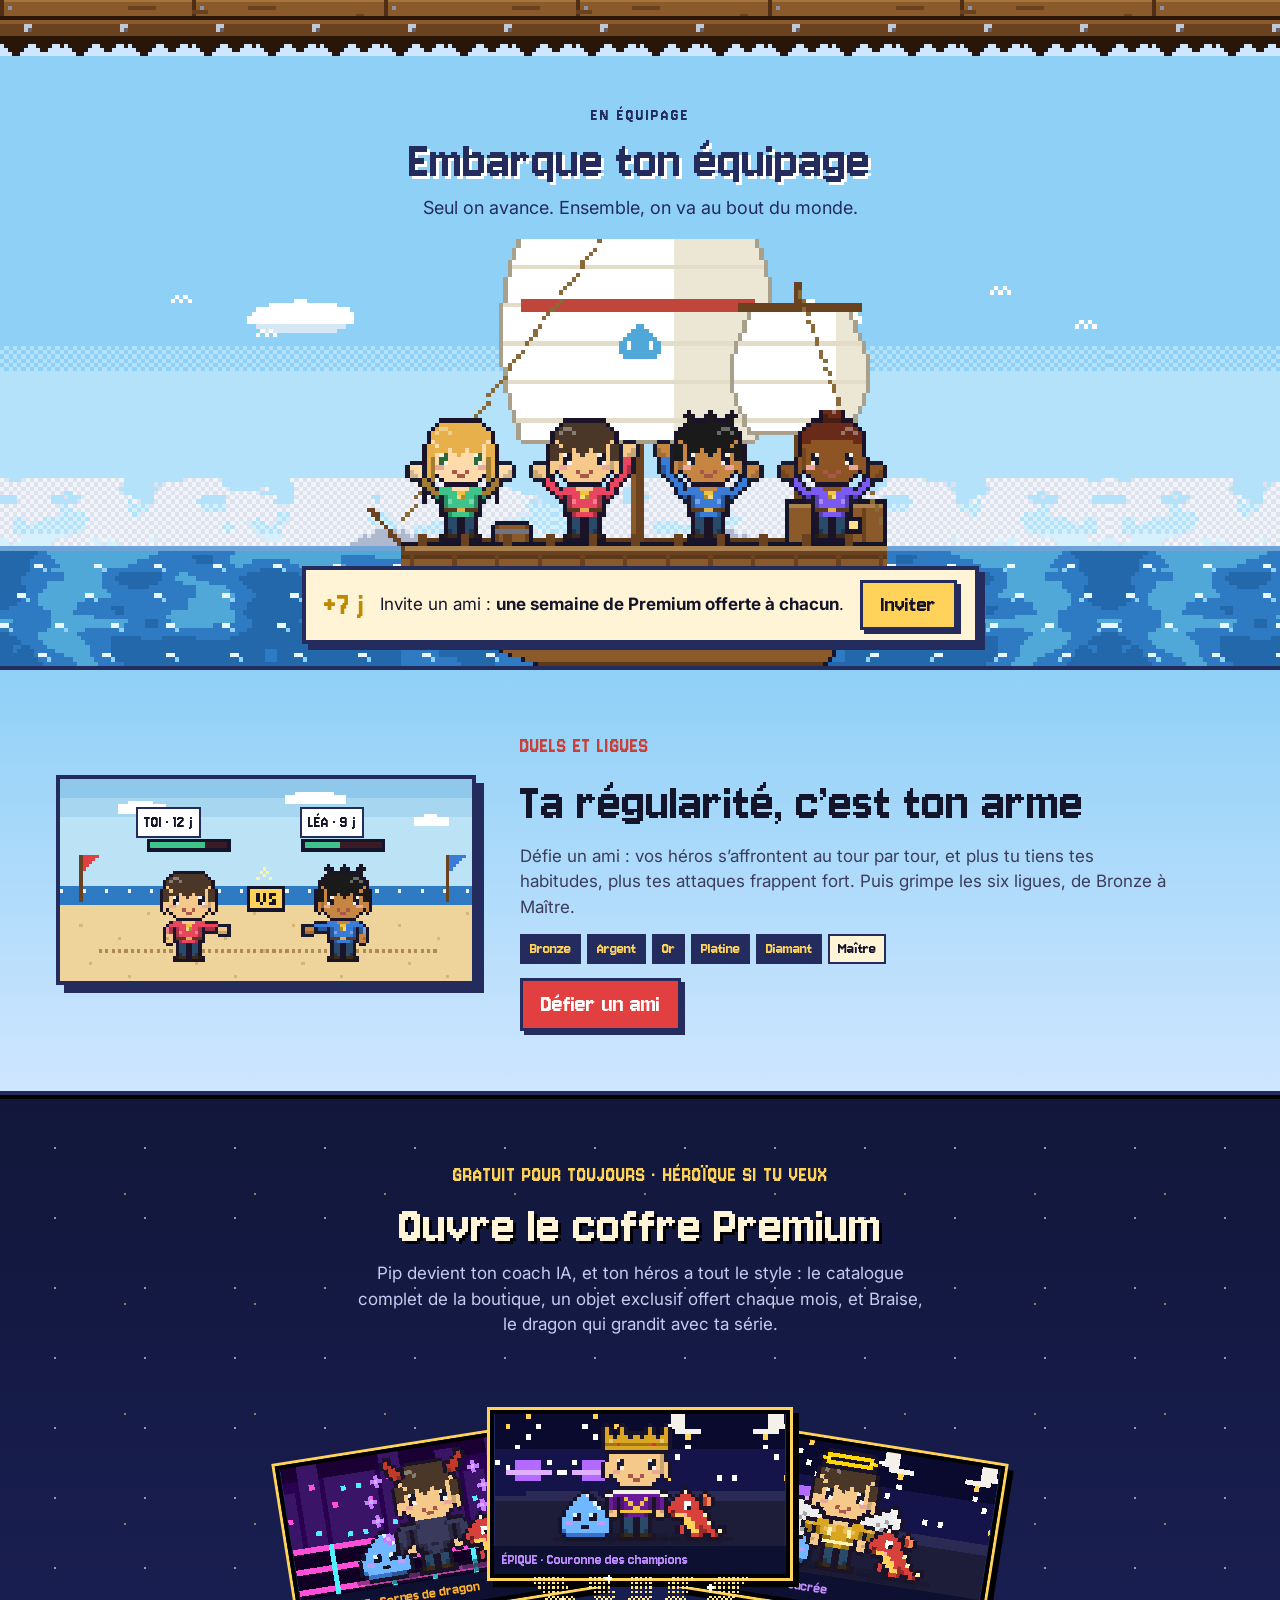
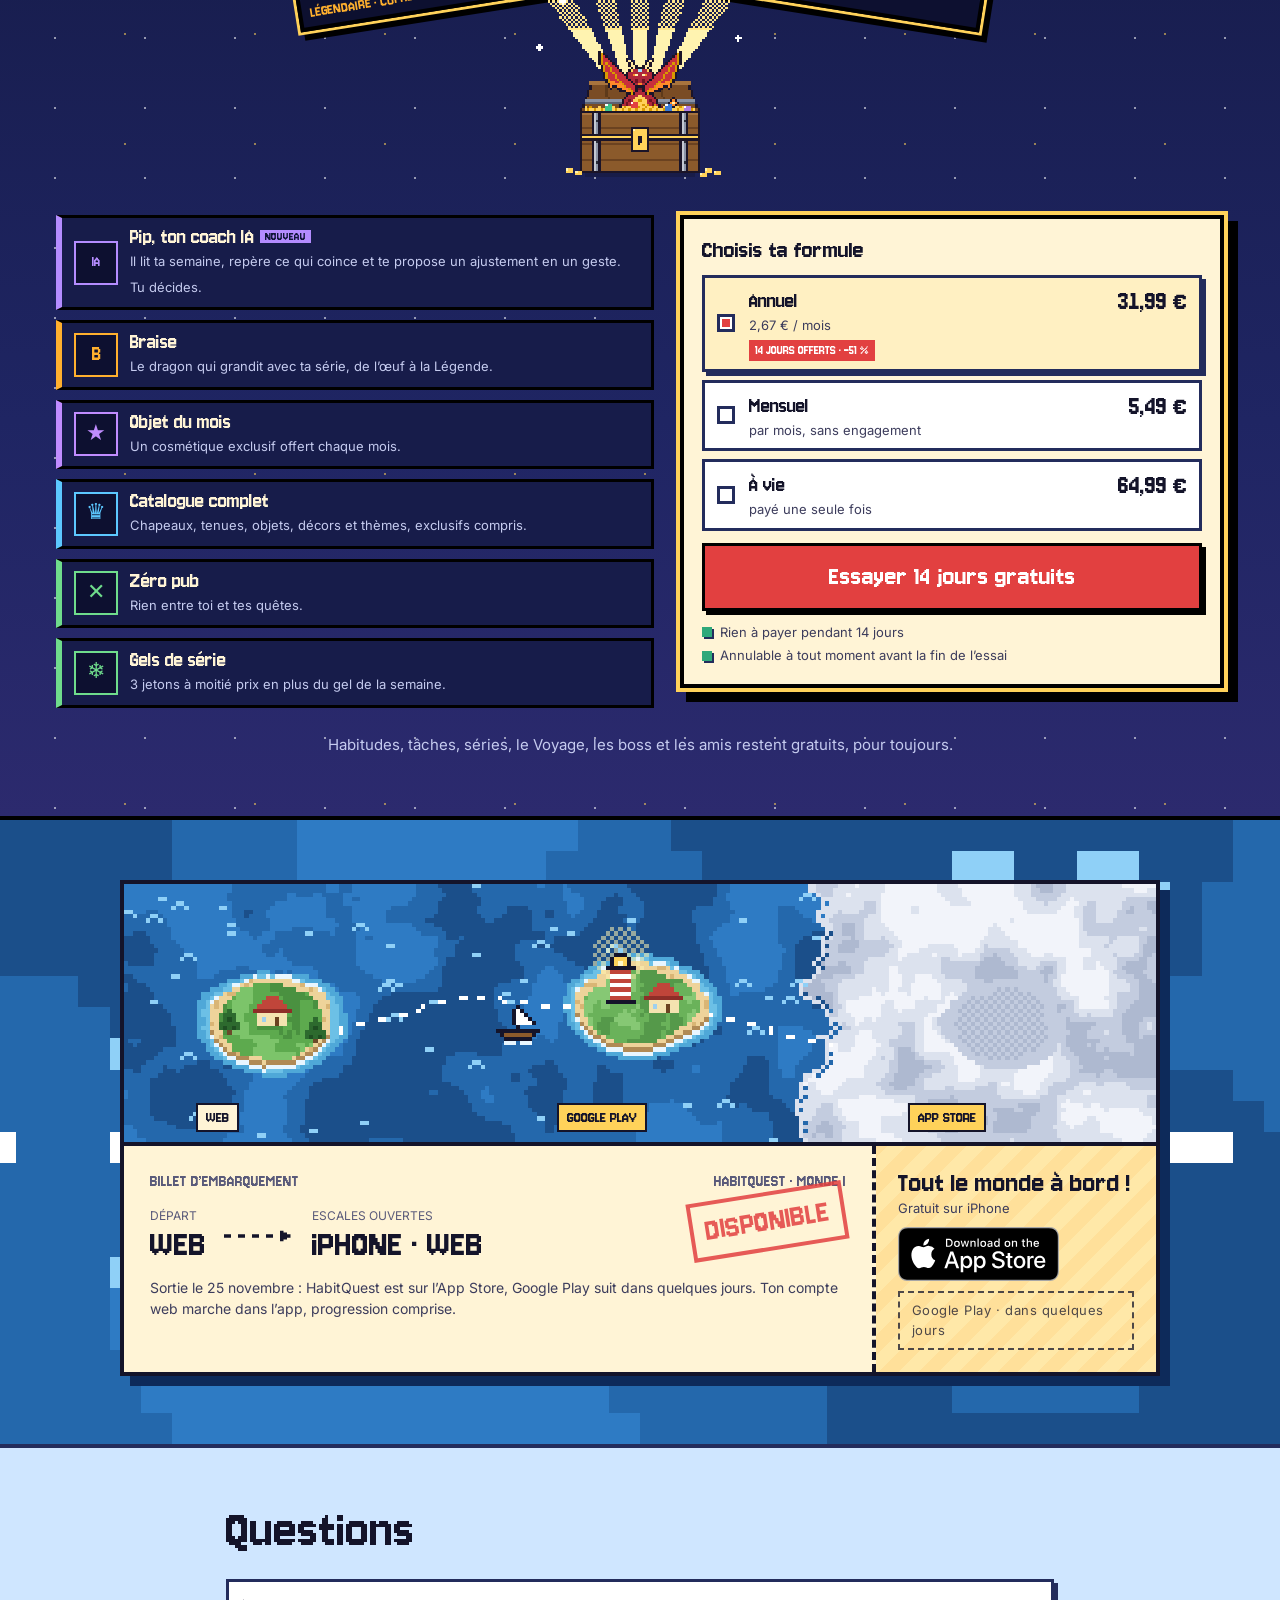
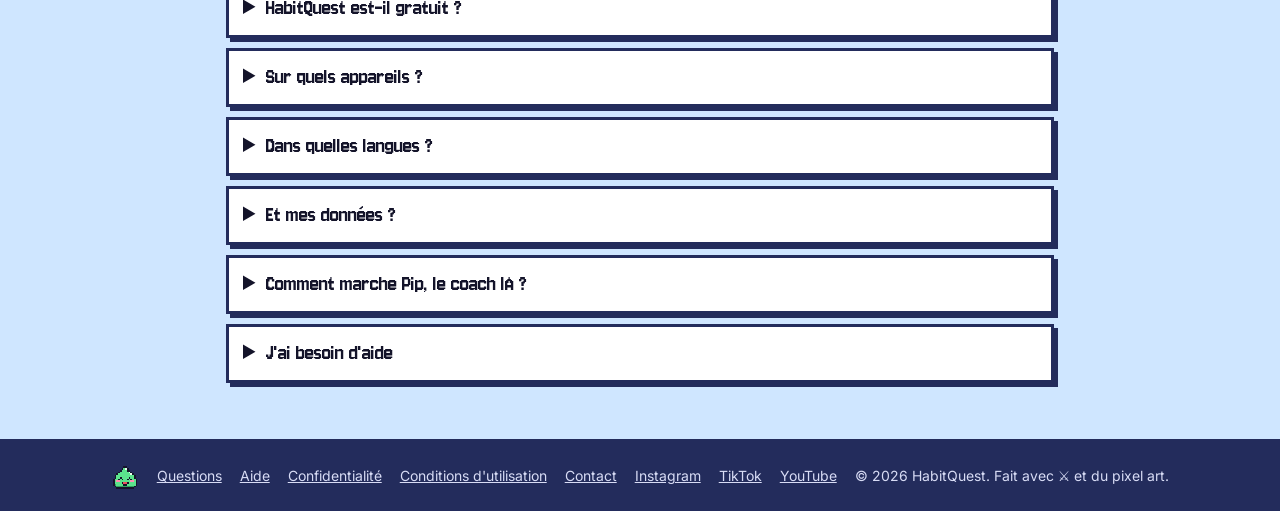
<file: docs/fr/index.html>
<!doctype html>
<html lang="fr">
<head>
<meta charset="utf-8">
<meta name="viewport" content="width=device-width, initial-scale=1, viewport-fit=cover">
<title>HabitQuest — Transforme tes habitudes en RPG</title>
<meta name="description" content="Un habit tracker en pixel art : valide tes quêtes du jour, garde tes séries, fais évoluer ton héros et défie tes amis. Sur iPhone et Android.">
<meta property="og:title" content="HabitQuest — Transforme tes habitudes en RPG">
<meta property="og:description" content="Un habit tracker en pixel art : valide tes quêtes du jour, garde tes séries, fais évoluer ton héros et défie tes amis. Sur iPhone et Android.">
<meta property="og:image" content="../assets/og-image.png">
<meta property="og:type" content="website">
<meta name="twitter:card" content="summary_large_image">
<meta name="theme-color" content="#232c5c">
<link rel="icon" href="../assets/icon.png">
<link rel="alternate" hreflang="en" href="/"><link rel="alternate" hreflang="fr" href="/fr/"><link rel="alternate" hreflang="ja" href="/ja/"><link rel="alternate" hreflang="ko" href="/ko/"><link rel="alternate" hreflang="zh-Hant" href="/zh/">
<link rel="preconnect" href="https://fonts.googleapis.com"><link rel="preconnect" href="https://fonts.gstatic.com" crossorigin>
<link href="https://fonts.googleapis.com/css2?family=Jersey+10&family=Inter:wght@400;600;700&display=swap" rel="stylesheet">
<link rel="stylesheet" href="../assets/v2/site-v2.css">
<script src="../assets/v2/site-v2.js" defer></script>
</head>
<body>
<header class="top">
  <div class="wrap">
    <a class="logo" href="#top"><img src="../assets/v2/pip.png" alt=""><span>HabitQuest</span></a>
    <nav aria-label="Sections"><a href="#regle">Le jeu</a><a href="#voyage">Le Voyage</a><a href="#boss">Les boss</a><a href="#coach">Coach IA</a><a href="#premium">Premium</a></nav>
    <details class="langs"><summary>FR</summary><div>
      <a href="../" hreflang="en" lang="en">English</a>
      <a href="../ja/" hreflang="ja" lang="ja">日本語</a>
      <a href="../ko/" hreflang="ko" lang="ko">한국어</a>
      <a href="../zh/" hreflang="zh-Hant" lang="zh-Hant">中文</a>
    </div></details>
    <a class="btn" href="https://habitquest.expo.app">Jouer</a>
  </div>
  <div class="route" aria-hidden="true">
    <div class="dots"></div><div class="wake" id="wake"></div>
    <span class="stop" style="left: 3%"></span><span class="stop" style="left: 26%"></span><span class="stop" style="left: 50%"></span><span class="stop" style="left: 74%"></span><span class="stop" style="left: 97%"></span>
    <img class="ship" id="ship" src="../assets/v2/boat.png" alt="">
  </div>
</header>

<main id="top">
  <section class="hero">
    <div class="wrap inner">
      <div class="card">
        <h1>Tes habitudes.<br><span>Ton aventure.</span></h1>
        <p class="lead">Le tracker d’habitudes où chaque jour tenu fait avancer ton bateau.</p>
        <div class="ctas"><a class="store" href="https://apps.apple.com/app/id6820433050"><img src="../assets/badges/app-store-en.svg" alt="Télécharger dans l’App Store"></a><span class="store-soon">Google Play · dans quelques jours</span><a class="btn" href="https://habitquest.expo.app">Jouer dans le navigateur</a><small>Gratuit sur iPhone, Android et le web</small></div>
      </div>
    </div>
  </section>

  <div class="trust">
    <ul class="wrap">
      <li><svg viewBox="0 0 9 9" aria-hidden="true"><rect x="2" y="1" width="5" height="1" fill="#ffd25a"/><rect x="1" y="2" width="7" height="5" fill="#ffd25a"/><rect x="2" y="7" width="5" height="1" fill="#ffd25a"/><rect x="3" y="3" width="3" height="3" fill="#c08a00"/><rect x="4" y="3" width="1" height="3" fill="#ffd25a"/><rect x="2" y="2" width="1" height="1" fill="#fff4d6"/></svg><div><b>Gratuit pour toujours</b><span>Sans carte bancaire pour commencer</span></div></li>
      <li><svg viewBox="0 0 9 9" aria-hidden="true"><rect x="0" y="1" width="9" height="6" fill="#d8dcf5"/><rect x="1" y="2" width="7" height="4" fill="#2f6fb8"/><rect x="2" y="3" width="2" height="2" fill="#2fa87a"/><rect x="5" y="4" width="2" height="1" fill="#fff4d6"/><rect x="3" y="7" width="3" height="1" fill="#d8dcf5"/><rect x="2" y="8" width="5" height="1" fill="#d8dcf5"/></svg><div><b>Jouable maintenant</b><span>Sur iPhone, Android et le web</span></div></li>
      <li><svg viewBox="0 0 9 9" aria-hidden="true"><rect x="0" y="0" width="9" height="6" fill="#fff4d6"/><rect x="1" y="6" width="2" height="2" fill="#fff4d6"/><rect x="2" y="2" width="1" height="2" fill="#232c5c"/><rect x="4" y="2" width="1" height="2" fill="#232c5c"/><rect x="6" y="2" width="1" height="2" fill="#232c5c"/></svg><div><b>En 5 langues</b><span>Français, anglais, japonais, coréen, chinois</span></div></li>
      <li><svg viewBox="0 0 9 9" aria-hidden="true"><rect x="1" y="0" width="7" height="1" fill="#2fa87a"/><rect x="0" y="1" width="9" height="4" fill="#2fa87a"/><rect x="1" y="5" width="7" height="2" fill="#2fa87a"/><rect x="2" y="7" width="5" height="1" fill="#2fa87a"/><rect x="3" y="8" width="3" height="1" fill="#2fa87a"/><rect x="2" y="3" width="1" height="1" fill="#ffffff"/><rect x="3" y="4" width="1" height="1" fill="#ffffff"/><rect x="4" y="3" width="1" height="1" fill="#ffffff"/><rect x="5" y="2" width="1" height="1" fill="#ffffff"/><rect x="6" y="1" width="1" height="1" fill="#ffffff"/></svg><div><b>Tes données à toi</b><span>Compte supprimable à tout moment</span></div></li>
    </ul>
  </div>

  <section class="rules wrap" id="regle">
    <p class="kicker">LA RÈGLE DU JEU</p>
    <h2>Tes vraies habitudes sont tes quêtes</h2>
    <div class="steps">
      <div class="step rv">
        <div class="phone tilt"><img class="shot" src="../assets/v2/fr/today.jpg" alt="L’écran des quêtes du jour : trois habitudes et une tâche à faire avec ses étapes" width="520" height="1125"></div>
        <span class="num">1</span><h3>Choisis tes habitudes</h3><p>Lire, courir, dormir plus tôt : ce que toi, tu veux tenir. Et une liste de tâches pour le ponctuel.</p>
      </div>
      <div class="step rv">
        <div class="phone tilt"><img class="shot" src="../assets/v2/fr/world.jpg" alt="La carte du monde, à moitié dans le brouillard" width="520" height="1125" loading="lazy"></div>
        <span class="num">2</span><h3>Valide-les, ton bateau avance</h3><p>XP, or, séries : chaque jour tenu te rapproche de la prochaine île.</p>
      </div>
      <div class="step rv">
        <div class="bosscard" id="bosscard" data-unit="PV">
          <span class="tag">BOSS DE LA SEMAINE</span>
          <span class="bname">Le Golem Roupillon</span>
          <div class="hp"><i id="hpbar"></i></div>
          <span class="hptext" id="hptext">147 / 147 PV</span>
          <div class="sprite" id="bsprite"><img src="../assets/v2/boss-snooze_golem.png" alt="Le Golem Roupillon, un golem de pierre endormi, un réveil dans la poitrine"><span class="dmg" id="dmg">−10</span></div>
          <span class="hint">Chaque quête validée cette semaine lui inflige 10 dégâts.</span>
        </div>
        <span class="num">3</span><h3>Bats tes mauvaises habitudes</h3><p>Chaque semaine, l’une d’elles prend forme et bloque la route.</p>
      </div>
    </div>
  </section>

  <section class="pip wrap">
    <div class="row rv">
      <img src="../assets/v2/pip.png" alt="Pip">
      <div class="bubble"><b>PIP</b><p>« Salut, moi c’est Pip ! Je change de couleur selon ta journée et je t’accompagne chaque jour. Les jours sans, on gèle ta série. Pas de culpabilité. »</p></div>
    </div>
  </section>

  <section class="coachsec" id="coach">
    <div class="wrap">
      <p class="kicker">NOUVEAU AVEC PREMIUM · <span class="ia">IA</span></p>
      <h2>Pip, ton coach IA</h2>
      <p class="lead">Pip lit tes quêtes, ta semaine et ton humeur. Quand ça coince, il te propose un petit ajustement que tu appliques en un geste. Il propose, tu décides.</p>
      <div class="figs">
        <figure><div class="phone"><img class="shot" src="../assets/v2/fr/coach-line.jpg" alt="La ligne violette de Pip sur l’écran Aujourd’hui" width="520" height="1125" loading="lazy"></div><figcaption><b>Il te fait signe</b><span>Une petite ligne violette, au bon moment.</span></figcaption></figure>
        <figure><div class="phone"><img class="shot" src="../assets/v2/fr/coach-card.jpg" alt="La carte de Pip : le bilan de la semaine et deux idées" width="520" height="1125" loading="lazy"></div><figcaption><b>Ton bilan du dimanche</b><span>Une victoire, ce qui coince, deux idées.</span></figcaption></figure>
        <figure><div class="phone"><img class="shot" src="../assets/v2/fr/coach-plan.jpg" alt="Pip propose un plan vacances : pause puis reprise" width="520" height="1125" loading="lazy"></div><figcaption><b>La vie change ?</b><span>« Je pars en vacances » : tes séries t’attendent.</span></figcaption></figure>
      </div>
      <p class="note">Pip est une IA : il peut se tromper. Rien n’est envoyé sans ton accord. <a href="../privacy-policy.fr">Confidentialité</a></p>
    </div>
  </section>

  <div class="band" id="band" aria-hidden="true">
    <div class="sailer" id="sailer"><span class="flag">Cap sur l’île suivante</span><img src="../assets/v2/boat.png" alt=""></div>
  </div>
  <section class="world" id="voyage">
    <div class="wrap">
      <p class="kicker">LE VOYAGE DE PIP</p>
      <h2>Un monde qui se dévoile à ton rythme</h2>
      <div class="figs">
        <figure class="rv"><div class="phone tilt"><img class="shot" src="../assets/v2/fr/island.jpg" alt="Une île : le héros et Pip sur le chemin des étapes" width="520" height="1125" loading="lazy"></div><figcaption><b>12 îles par monde</b><span>Chacune avec ses étapes, ses habitants et un coffre.</span></figcaption></figure>
        <figure class="rv"><div class="phone tilt"><img class="shot" src="../assets/v2/fr/chapter.jpg" alt="Une page du livre : le héros et Pip au sommet d’une île, au coucher du soleil" width="520" height="1125" loading="lazy"></div><figcaption><b>Le livre de ton voyage</b><span>Une page par île atteinte.</span></figcaption></figure>
        <figure class="rv"><div class="phone tilt"><img class="shot" src="../assets/v2/fr/bottle.jpg" alt="Une bouteille à la mer et son message" width="520" height="1125" loading="lazy"></div><figcaption><b>Des bouteilles à la mer</b><span>Des messages qui racontent l’histoire du monde.</span></figcaption></figure>
        <figure class="rv"><div class="phone tilt"><img class="shot" src="../assets/v2/fr/braise.jpg" alt="Le héros, Pip et Braise, le petit dragon, sur leur île" width="520" height="1125" loading="lazy"></div><figcaption><b>Braise grandit avec toi</b><span>De l’œuf à la Légende, au fil de ta série.</span><br><span class="prem">AVEC PREMIUM</span></figcaption></figure>
      </div>
    </div>
  </section>

  <div id="boss">
    <div class="edge"></div>
    <div class="beam"></div>
    <section class="wood wanted">
      <div class="wrap">
        <p class="kicker">AVIS DE RECHERCHE</p>
        <h2>Tes mauvaises habitudes sont recherchées</h2>
        <p class="sub">Chaque semaine, l’une d’elles bloque ta route. Vaincs-la, empoche la prime.</p>
        <div class="posters">
          <div class="poster rv"><span class="ph">RECHERCHÉ</span><span class="ps">VAINCU OU VIF</span><span class="pf"><img src="../assets/v2/boss-doomscroll_kraken.png" alt=""></span><span class="pn">Le Kraken Défilant</span><span class="pw">pour le scroll sans fin</span><span class="pb">PRIME  50 XP  25 OR</span></div>
          <div class="poster rv"><span class="ph">RECHERCHÉ</span><span class="ps">VAINCU OU VIF</span><span class="pf"><img src="../assets/v2/boss-notif_siren.png" alt=""></span><span class="pn">La Sirène des Notifs</span><span class="pw">pour chaque « ding »</span><span class="pb">PRIME  50 XP  25 OR</span></div>
          <div class="poster rv"><span class="ph">RECHERCHÉ</span><span class="ps">VAINCU OU VIF</span><span class="pf"><img src="../assets/v2/boss-later_specter.png" alt=""></span><span class="pn">Le Spectre Plus-Tard</span><span class="pw">pour « je ferai ça demain »</span><span class="pb">PRIME  50 XP  25 OR</span></div>
        </div>
        <div class="lurk">
          <p>Et trois autres rôdent sur la carte…</p>
          <div class="shadows">
            <button class="shadow" type="button"><img src="../assets/v2/boss-snooze_golem.png" alt="Golem Roupillon"><span data-name="Golem Roupillon"></span></button>
            <button class="shadow" type="button"><img src="../assets/v2/boss-couch_troll.png" alt="Troll du Canapé"><span data-name="Troll du Canapé"></span></button>
            <button class="shadow" type="button"><img src="../assets/v2/boss-night_owl.png" alt="Hibou Veille-Tard"><span data-name="Hibou Veille-Tard"></span></button>
          </div>
        </div>
      </div>
    </section>
    <div class="beam"></div>
    <div class="edge" style="transform: scaleY(-1)"></div>
  </div>

  <section class="crew">
    <div class="wrap head">
      <p class="kicker">EN ÉQUIPAGE</p>
      <h2>Embarque ton équipage</h2>
      <p>Seul on avance. Ensemble, on va au bout du monde.</p>
    </div>
    <div class="scene">
      <img src="../assets/v2/crew.png" alt="Quatre héros sur le pont du bateau">
      <div class="invite"><div><span class="big">+7 j</span><span>Invite un ami : <b>une semaine de Premium offerte à chacun</b>.</span><a class="btn" href="https://habitquest.expo.app">Inviter</a></div></div>
    </div>
  </section>

  <section class="duel" id="duel">
    <div class="wrap">
      <div class="art rv"><div class="frame">
        <img src="../assets/v2/duel.png" alt="Deux héros en duel">
        <span class="lbl" style="left: 19%">TOI · 12 j</span><span class="lbl" style="left: 58%">LÉA · 9 j</span>
        <span class="bolt" aria-hidden="true">−12</span>
      </div></div>
      <div class="txt rv">
        <p class="kicker">DUELS ET LIGUES</p>
        <h2>Ta régularité, c’est ton arme</h2>
        <p>Défie un ami : vos héros s’affrontent au tour par tour, et plus tu tiens tes habitudes, plus tes attaques frappent fort. Puis grimpe les six ligues, de Bronze à Maître.</p>
        <div class="leagues" id="leagues"><span>Bronze</span><span>Argent</span><span>Or</span><span>Platine</span><span>Diamant</span><span>Maître</span></div>
        <a class="btn red" href="https://habitquest.expo.app">Défier un ami</a>
      </div>
    </div>
  </section>

  <section class="premium" id="premium">
    <div class="stars" aria-hidden="true"></div>
    <div class="wrap">
      <div class="head">
        <p class="kicker">GRATUIT POUR TOUJOURS · HÉROÏQUE SI TU VEUX</p>
        <h2>Ouvre le coffre Premium</h2>
        <p class="lead">Pip devient ton coach IA, et ton héros a tout le style : le catalogue complet de la boutique, un objet exclusif offert chaque mois, et Braise, le dragon qui grandit avec ta série.</p>
      </div>
      <div class="vault" id="vault">
        <div class="fan">
          <div class="card"><img src="../assets/v2/look-b.png" alt="Le héros avec les cornes de dragon et la cape d’ombre"><span class="r-leg">LÉGENDAIRE · Cornes de dragon</span></div>
          <div class="card"><img src="../assets/v2/look-a.png" alt="Le héros avec la couronne des champions et les habits royaux"><span class="r-epic">ÉPIQUE · Couronne des champions</span></div>
          <div class="card"><img src="../assets/v2/look-c.png" alt="Le héros avec l’auréole, l’armure dorée et des ailes"><span class="r-epic">ÉPIQUE · Auréole sacrée</span></div>
        </div>
        <img class="chest" src="../assets/v2/chest.png" alt="Braise sort d’un coffre ouvert">
      </div>
      <div class="deal">
        <div class="loot">
          <div class="item r-ai"><i>IA</i><div><b>Pip, ton coach IA<span class="new">NOUVEAU</span></b><span>Il lit ta semaine, repère ce qui coince et te propose un ajustement en un geste. Tu décides.</span></div></div>
          <div class="item r-leg"><i>B</i><div><b>Braise</b><span>Le dragon qui grandit avec ta série, de l’œuf à la Légende.</span></div></div>
          <div class="item r-epic"><i>★</i><div><b>Objet du mois</b><span>Un cosmétique exclusif offert chaque mois.</span></div></div>
          <div class="item r-rare"><i>♛</i><div><b>Catalogue complet</b><span>Chapeaux, tenues, objets, décors et thèmes, exclusifs compris.</span></div></div>
          <div class="item r-unc"><i>✕</i><div><b>Zéro pub</b><span>Rien entre toi et tes quêtes.</span></div></div>
          <div class="item r-unc"><i>❄</i><div><b>Gels de série</b><span>3 jetons à moitié prix en plus du gel de la semaine.</span></div></div>
        </div>
        <div class="counter" id="counter" data-labels="{&quot;year&quot;:[&quot;Essayer 14 jours gratuits&quot;,&quot;Rien à payer pendant 14 jours&quot;,&quot;Annulable à tout moment avant la fin de l’essai&quot;],&quot;month&quot;:[&quot;Passer Premium · 5,49 € / mois&quot;,&quot;Sans engagement&quot;,&quot;Annulable à tout moment&quot;],&quot;life&quot;:[&quot;Débloquer à vie · 64,99 €&quot;,&quot;Payé une seule fois&quot;,&quot;Tout Premium, pour toujours&quot;]}">
          <p class="counter-title">Choisis ta formule</p>
          <div class="plans2" role="radiogroup" aria-label="Formule Premium">
            <label class="plan2"><input type="radio" name="plan" value="year" checked><span class="pname">Annuel</span><span class="pprice">31,99 €</span><span class="pnote">2,67 € / mois</span><span class="pbadge">14 JOURS OFFERTS · −51 %</span></label>
            <label class="plan2"><input type="radio" name="plan" value="month"><span class="pname">Mensuel</span><span class="pprice">5,49 €</span><span class="pnote">par mois, sans engagement</span></label>
            <label class="plan2"><input type="radio" name="plan" value="life"><span class="pname">À vie</span><span class="pprice">64,99 €</span><span class="pnote">payé une seule fois</span></label>
          </div>
          <a class="btn red go" id="gobtn" href="https://habitquest.expo.app">Essayer 14 jours gratuits</a>
          <ul class="sure" id="sure"><li>Rien à payer pendant 14 jours</li><li>Annulable à tout moment avant la fin de l’essai</li></ul>
        </div>
      </div>
      <p class="free">Habitudes, tâches, séries, le Voyage, les boss et les amis restent gratuits, pour toujours.</p>
    </div>
  </section>

  <section class="ports" id="sortie">
    <div class="wrap">
      <div class="pass" id="pass">
        <div class="map">
          <img src="../assets/v2/escales.png" alt="La route des escales : le web, Google Play et l’App Store">
          <span class="mini"><img src="../assets/v2/boat.png" alt=""></span>
          <span class="tag" style="left: 7%">WEB</span><span class="tag next" style="left: 42%">GOOGLE PLAY</span><span class="tag next" style="left: 76%">APP STORE</span>
        </div>
        <div class="body">
          <div class="left">
            <div class="meta"><span>BILLET D’EMBARQUEMENT</span><span>HABITQUEST · MONDE I</span></div>
            <div class="legs">
              <div><small>DÉPART</small><b>WEB</b></div>
              <svg width="70" height="18" viewBox="0 0 40 10" aria-hidden="true"><path d="M0 4h4v2H0zM8 4h4v2H8zM16 4h4v2h-4zM24 4h4v2h-4zM32 2h2v6h-2zM34 3h2v4h-2zM36 4h2v2h-2z" fill="#14142a"></path></svg>
              <div><small>ESCALES OUVERTES</small><b>iPHONE · WEB</b></div>
            </div>
            <span class="stamp">DISPONIBLE</span>
            <p class="note">Sortie le 25 novembre : HabitQuest est sur l’App Store, Google Play suit dans quelques jours. Ton compte web marche dans l’app, progression comprise.</p>
          </div>
          <div class="right launch">
            <span class="title">Tout le monde à bord !<small>Gratuit sur iPhone</small></span>
            <div class="stores"><a class="store" href="https://apps.apple.com/app/id6820433050"><img src="../assets/badges/app-store-en.svg" alt="Télécharger dans l’App Store"></a><span class="store-soon">Google Play · dans quelques jours</span></div>
          </div>
        </div>
      </div>
    </div>
  </section>

  <section class="faq" id="faq">
    <div class="wrap">
      <h2>Questions</h2>
      <details><summary>HabitQuest est-il gratuit ?</summary><p>Oui. Tout le jeu est gratuit ; Premium est un abonnement facultatif qui ajoute Pip, ton coach IA, retire les publicités et ajoute des bonus. Tu peux le résilier à tout moment dans les réglages de l'App Store ou de Google Play.</p></details>
      <details><summary>Sur quels appareils ?</summary><p>iPhone, téléphones Android et tout navigateur web. Ta progression est enregistrée sur ton compte et te suit partout.</p></details>
      <details><summary>Dans quelles langues ?</summary><p>Français, anglais, japonais, coréen et chinois traditionnel (Taïwan).</p></details>
      <details><summary>Et mes données ?</summary><p>Tes habitudes sont privées. Aucun outil d'analyse, aucune revente de données. Lis la <a href="../privacy-policy.fr">politique de confidentialité</a>.</p></details>
      <details><summary>Comment marche Pip, le coach IA ?</summary><p>Avec Premium, Pip lit tes quêtes, leurs raisons, ton humeur et tes notes pour te proposer des ajustements (pause, version mini, nouveaux jours, nouvelles quêtes). Il ne change rien sans ton accord. Pour répondre, ces données sont envoyées à notre fournisseur d’IA, Anthropic, seulement après ton accord dans l’app, et ne servent pas à entraîner ses modèles. Tu peux retirer ton accord à tout moment.</p></details>
      <details><summary>J'ai besoin d'aide</summary><p>Écris-nous depuis Réglages → Support dans l'app, ou consulte la <a href="../support.fr">page d'aide</a>.</p></details>
    </div>
  </section>
</main>

<footer>
  <div class="wrap">
    <img src="../assets/v2/pip.png" alt="">
    <a href="#faq">Questions</a><a href="../support.fr">Aide</a><a href="../privacy-policy.fr">Confidentialité</a><a href="../terms.fr">Conditions d'utilisation</a><a href="mailto:habitquest.application@gmail.com">Contact</a>
    <a href="https://www.instagram.com/habitquest.application/">Instagram</a>
    <a href="https://www.tiktok.com/@habitquest.en">TikTok</a>
    <a href="https://www.youtube.com/@habitquest.en.application">YouTube</a>
    <span>© 2026 HabitQuest. Fait avec ⚔️ et du pixel art.</span>
  </div>
</footer>
</body>
</html>
</file>
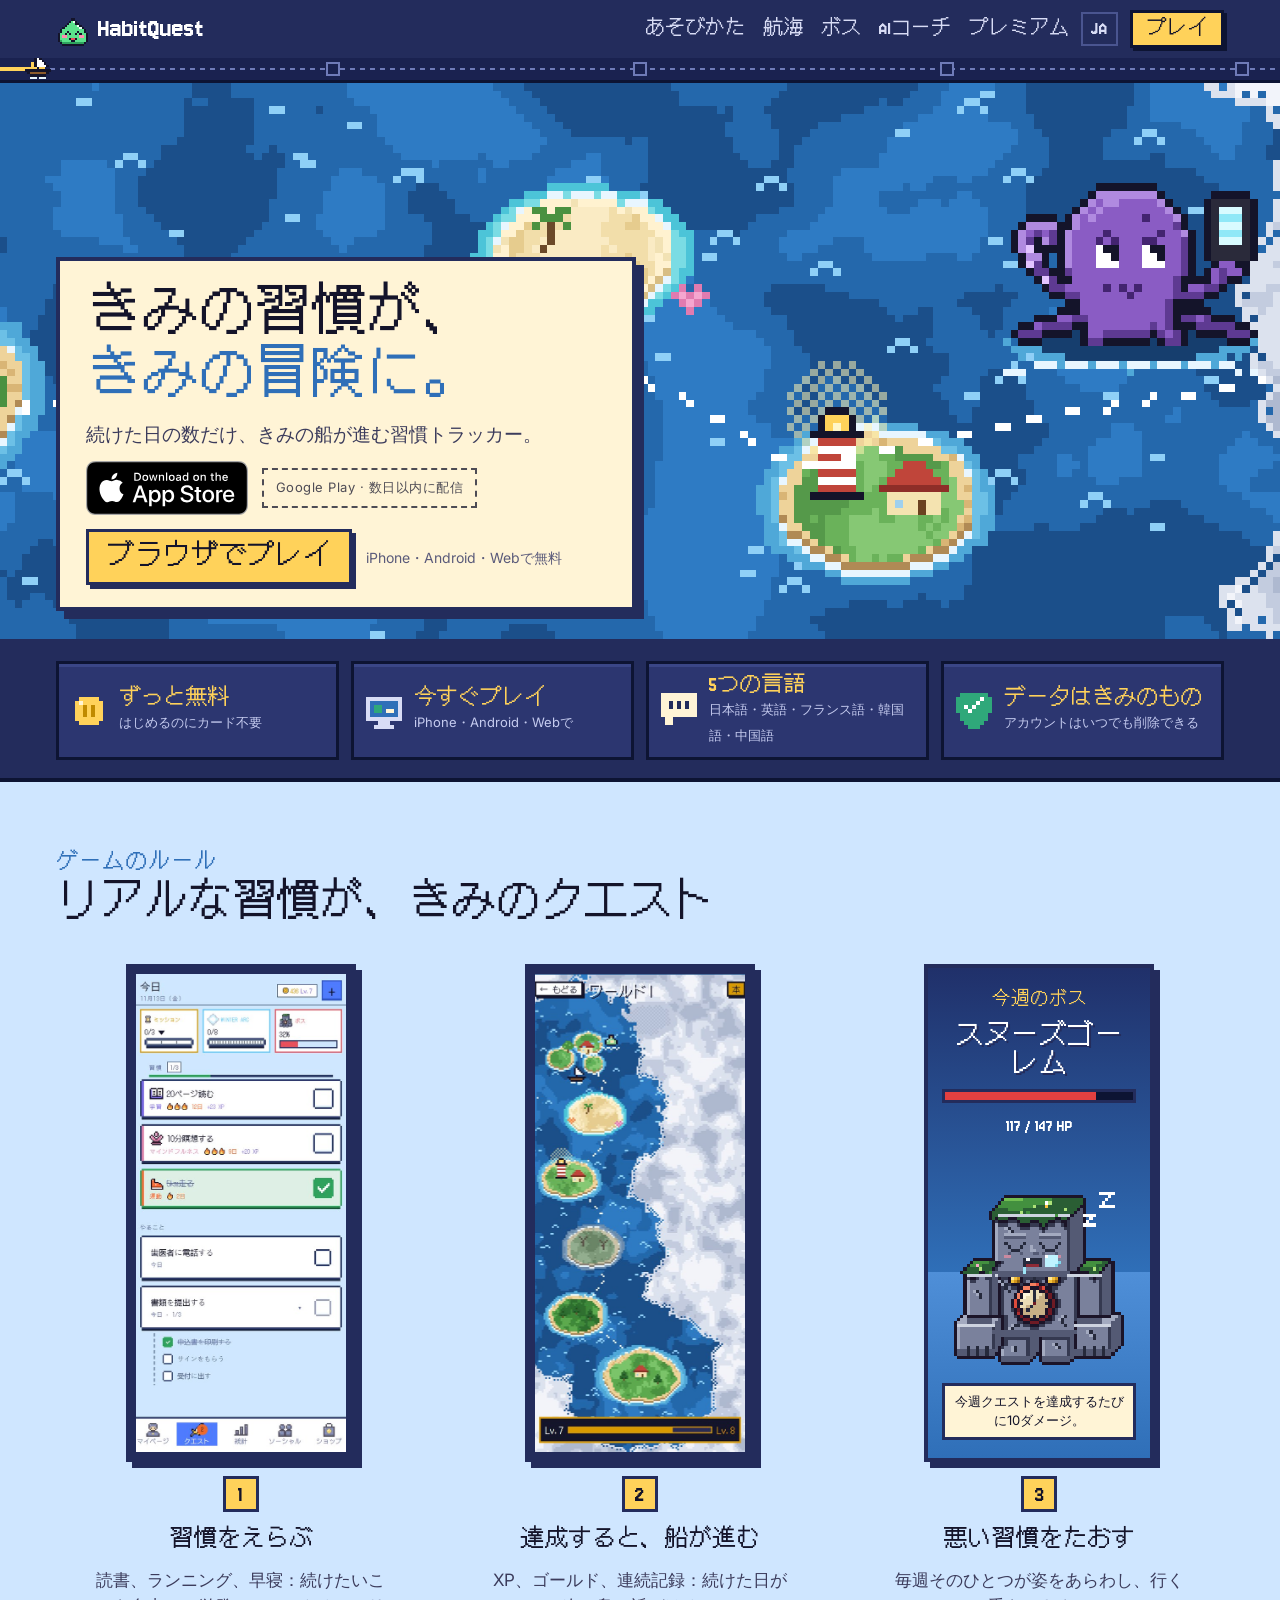
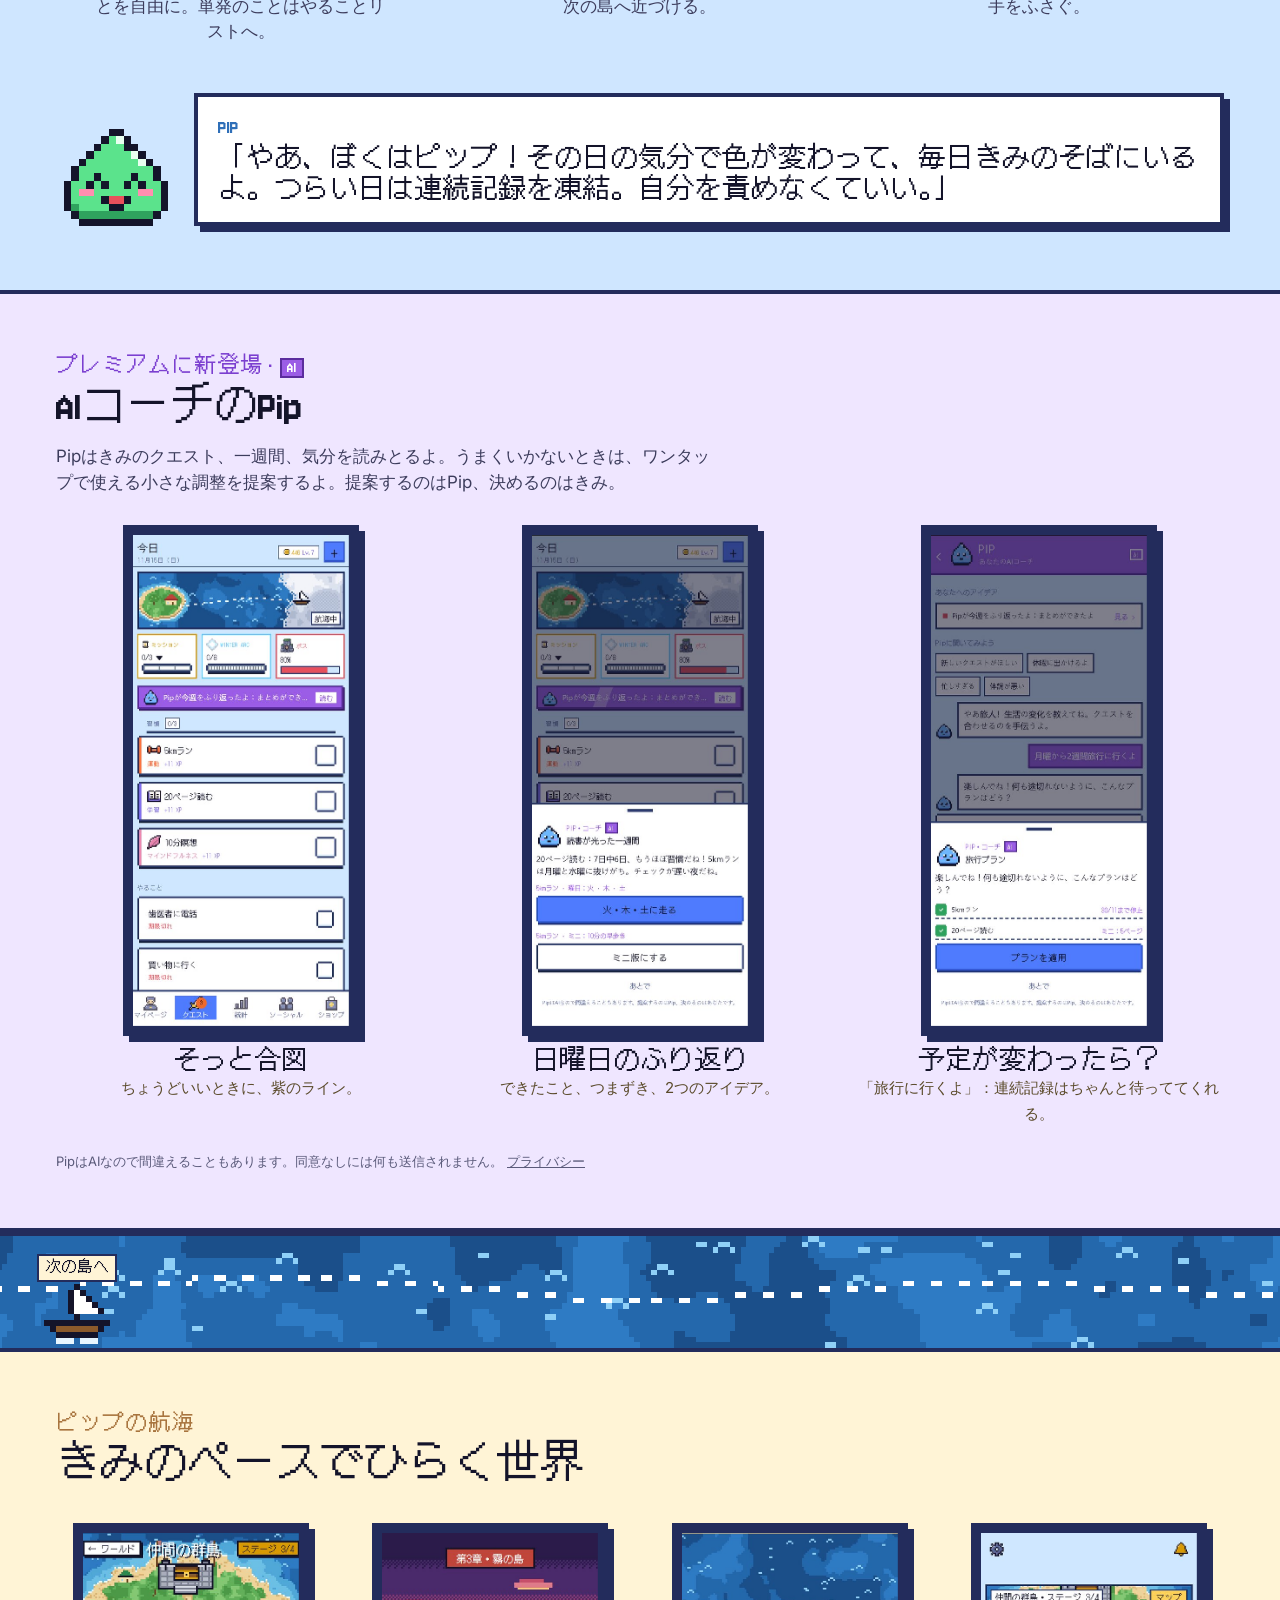
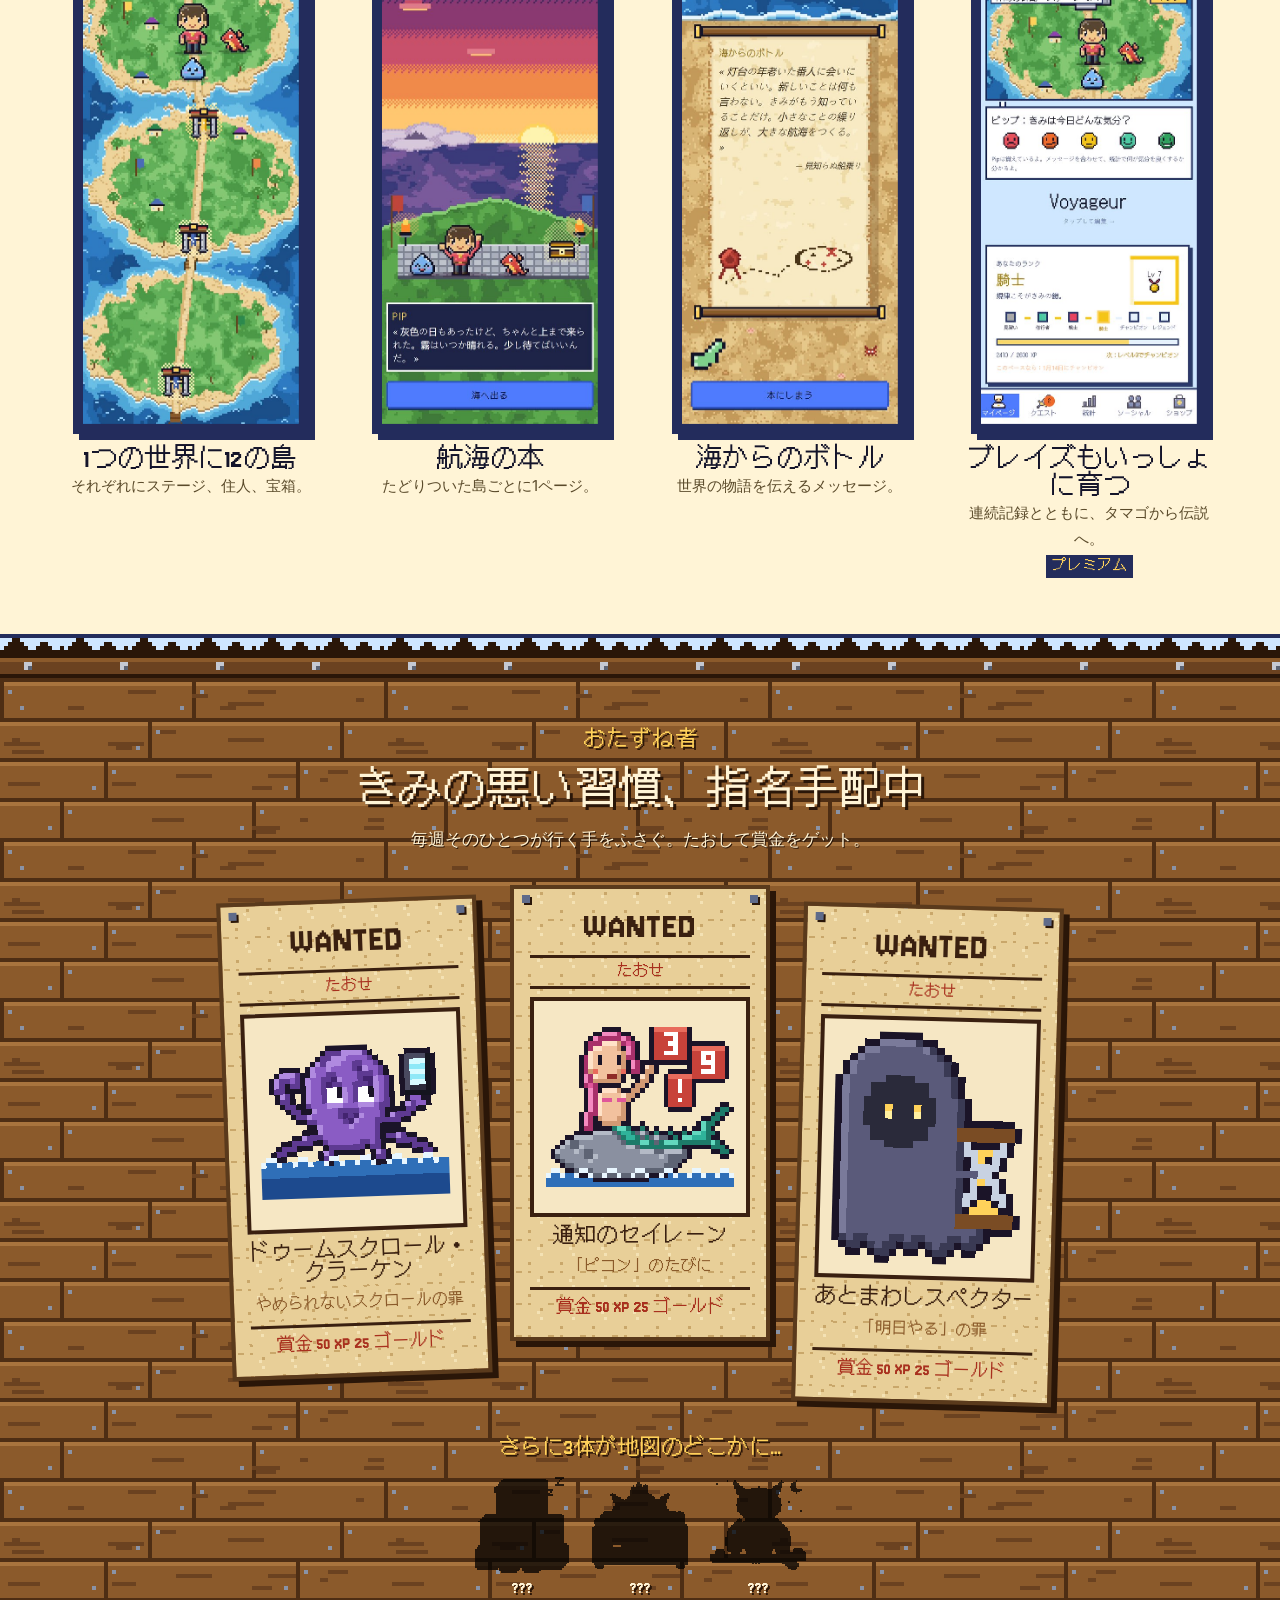
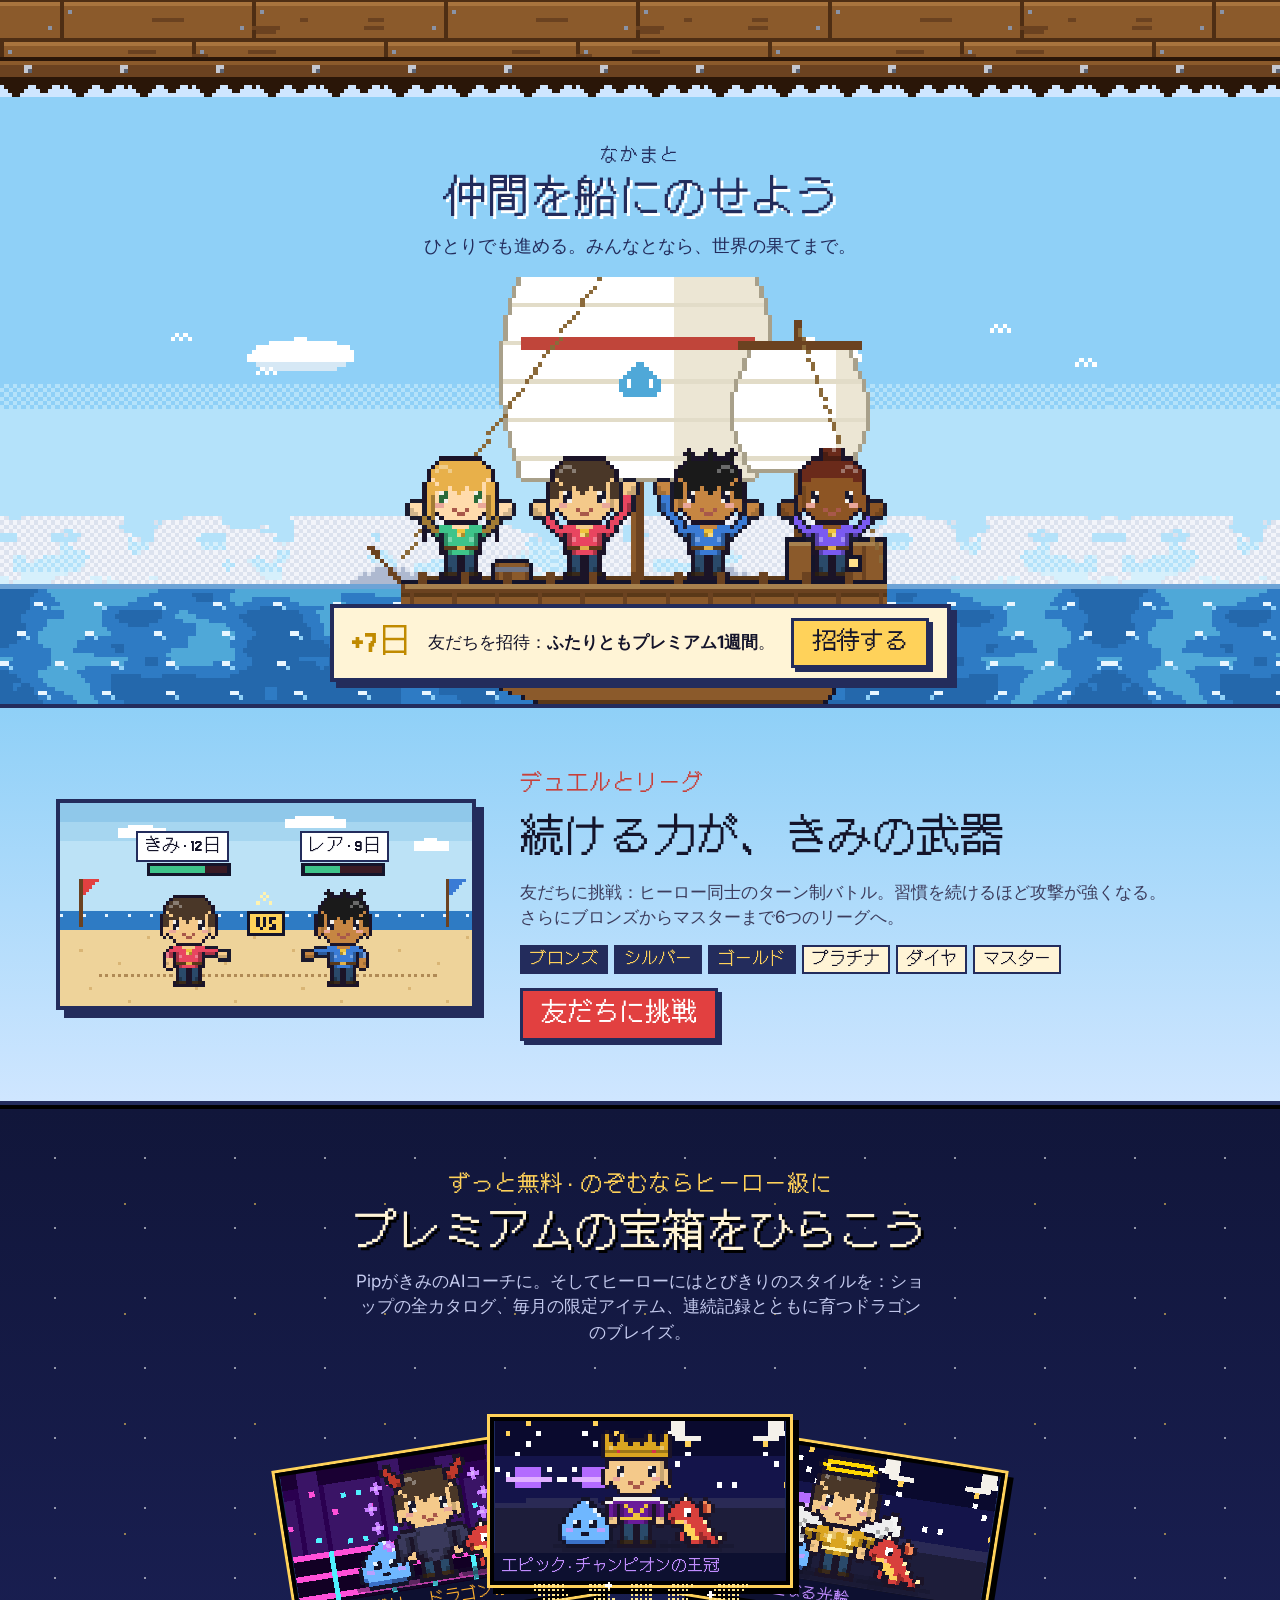
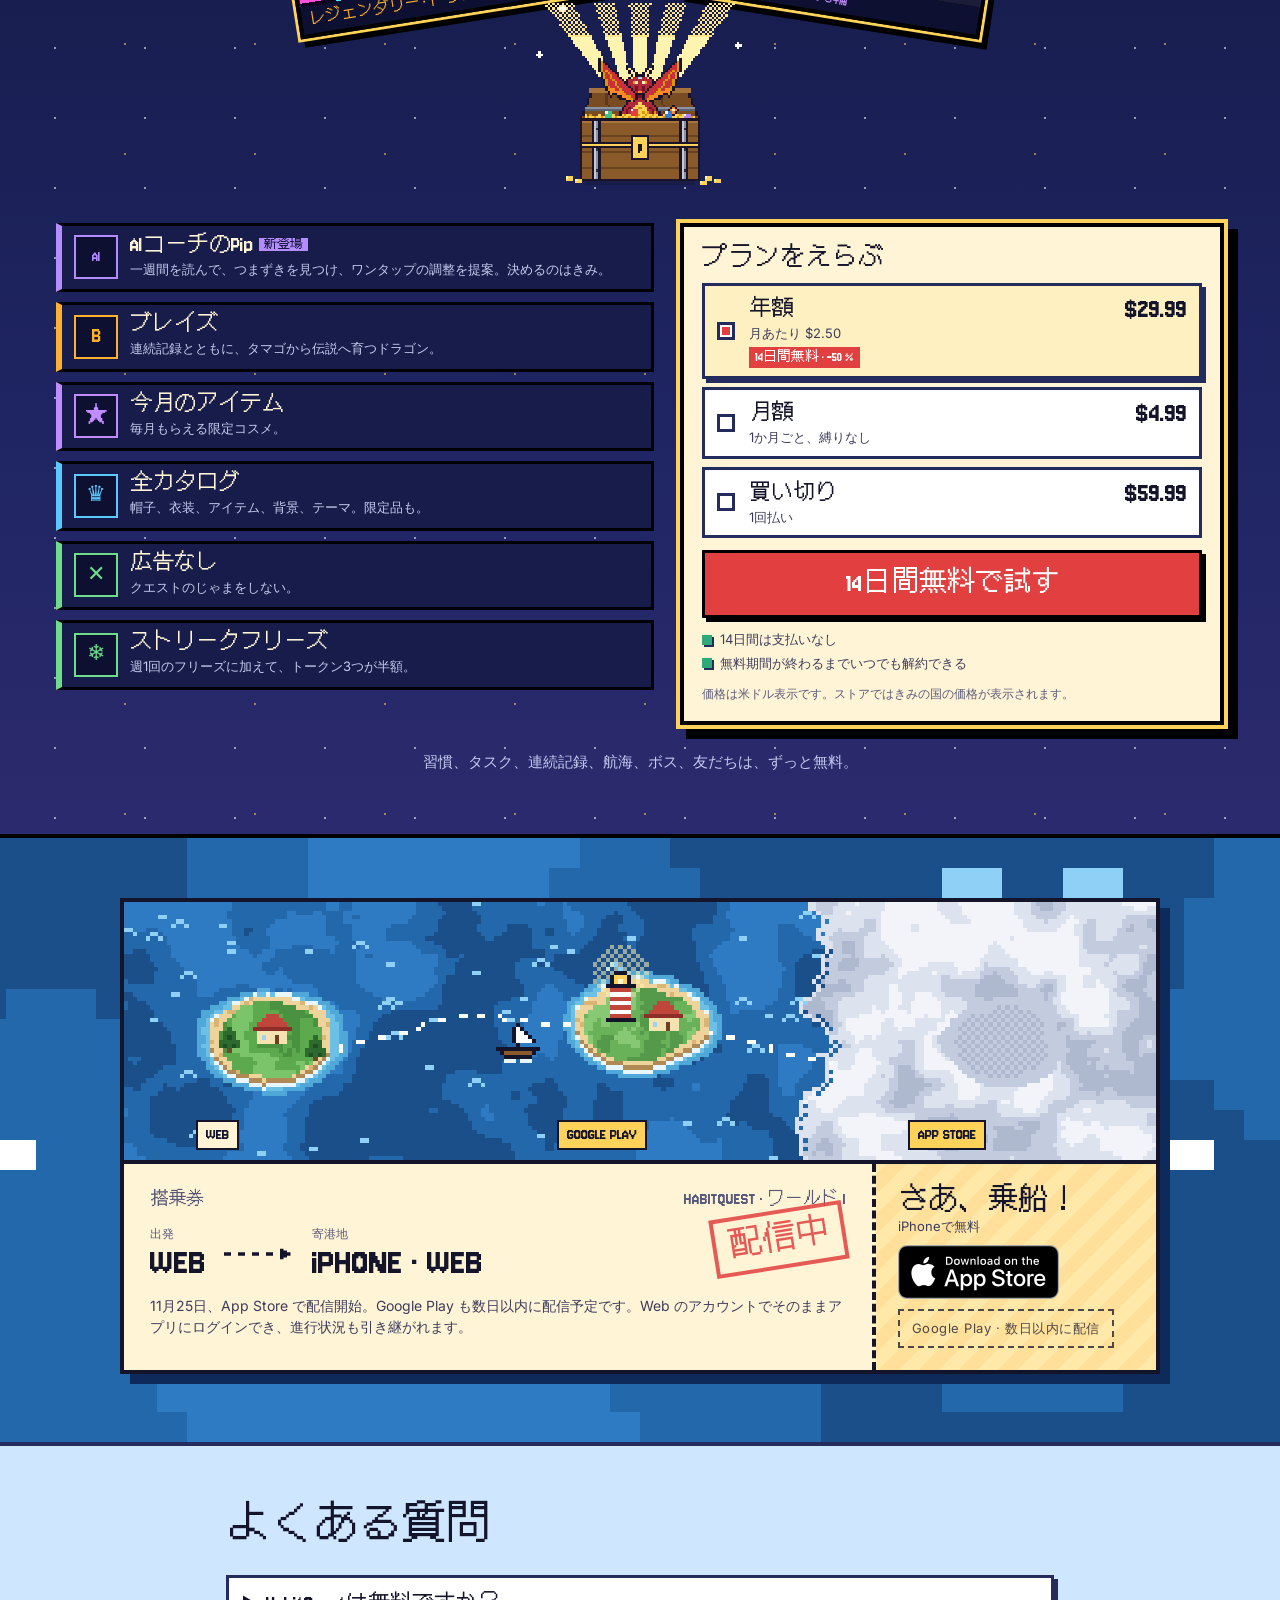
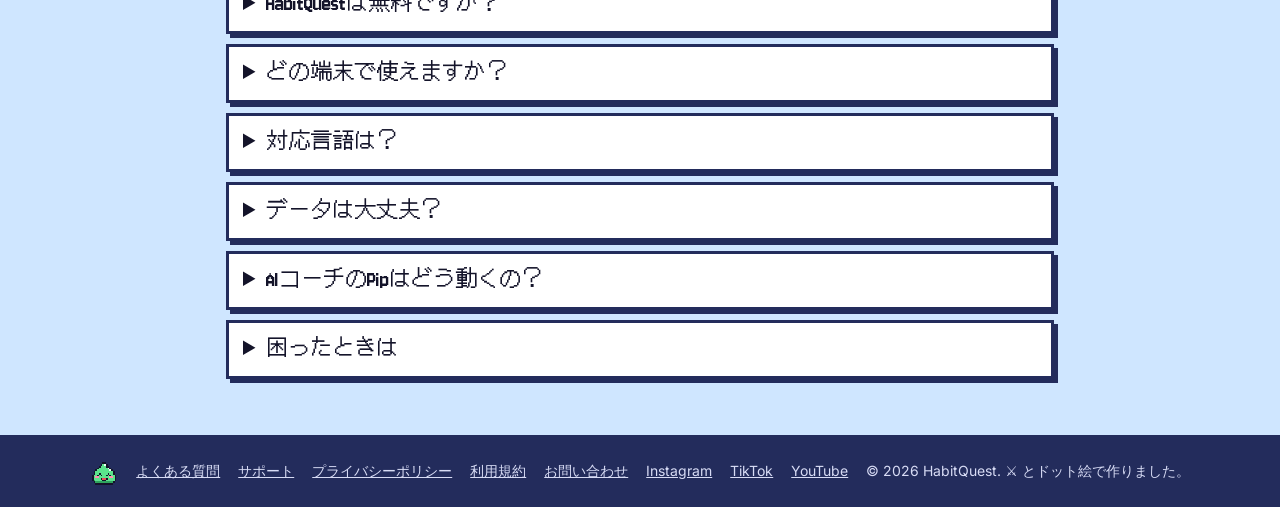
<file: docs/ja/index.html>
<!doctype html>
<html lang="ja">
<head>
<meta charset="utf-8">
<meta name="viewport" content="width=device-width, initial-scale=1, viewport-fit=cover">
<title>HabitQuest — 習慣をRPGに</title>
<meta name="description" content="ドット絵の習慣化アプリ：デイリークエストを達成して連続記録をつなぎ、ヒーローを育て、フレンドと競おう。iPhoneとAndroidに対応。">
<meta property="og:title" content="HabitQuest — 習慣をRPGに">
<meta property="og:description" content="ドット絵の習慣化アプリ：デイリークエストを達成して連続記録をつなぎ、ヒーローを育て、フレンドと競おう。iPhoneとAndroidに対応。">
<meta property="og:image" content="../assets/og-image.png">
<meta property="og:type" content="website">
<meta name="twitter:card" content="summary_large_image">
<meta name="theme-color" content="#232c5c">
<link rel="icon" href="../assets/icon.png">
<link rel="alternate" hreflang="en" href="/"><link rel="alternate" hreflang="fr" href="/fr/"><link rel="alternate" hreflang="ja" href="/ja/"><link rel="alternate" hreflang="ko" href="/ko/"><link rel="alternate" hreflang="zh-Hant" href="/zh/">
<link rel="preconnect" href="https://fonts.googleapis.com"><link rel="preconnect" href="https://fonts.gstatic.com" crossorigin>
<link href="https://fonts.googleapis.com/css2?family=Jersey+10&family=DotGothic16&family=Inter:wght@400;600;700&display=swap" rel="stylesheet">
<link rel="stylesheet" href="../assets/v2/site-v2.css">
<script src="../assets/v2/site-v2.js" defer></script>
</head>
<body>
<header class="top">
  <div class="wrap">
    <a class="logo" href="#top"><img src="../assets/v2/pip.png" alt=""><span>HabitQuest</span></a>
    <nav aria-label="Sections"><a href="#regle">あそびかた</a><a href="#voyage">航海</a><a href="#boss">ボス</a><a href="#coach">AIコーチ</a><a href="#premium">プレミアム</a></nav>
    <details class="langs"><summary>JA</summary><div>
      <a href="../" hreflang="en" lang="en">English</a>
      <a href="../fr/" hreflang="fr" lang="fr">Français</a>
      <a href="../ko/" hreflang="ko" lang="ko">한국어</a>
      <a href="../zh/" hreflang="zh-Hant" lang="zh-Hant">中文</a>
    </div></details>
    <a class="btn" href="https://habitquest.expo.app">プレイ</a>
  </div>
  <div class="route" aria-hidden="true">
    <div class="dots"></div><div class="wake" id="wake"></div>
    <span class="stop" style="left: 3%"></span><span class="stop" style="left: 26%"></span><span class="stop" style="left: 50%"></span><span class="stop" style="left: 74%"></span><span class="stop" style="left: 97%"></span>
    <img class="ship" id="ship" src="../assets/v2/boat.png" alt="">
  </div>
</header>

<main id="top">
  <section class="hero">
    <div class="wrap inner">
      <div class="card">
        <h1>きみの習慣が、<br><span>きみの冒険に。</span></h1>
        <p class="lead">続けた日の数だけ、きみの船が進む習慣トラッカー。</p>
        <div class="ctas"><a class="store" href="https://apps.apple.com/app/id6820433050"><img src="../assets/badges/app-store-en.svg" alt="App Store からダウンロード"></a><span class="store-soon">Google Play · 数日以内に配信</span><a class="btn" href="https://habitquest.expo.app">ブラウザでプレイ</a><small>iPhone・Android・Webで無料</small></div>
      </div>
    </div>
  </section>

  <div class="trust">
    <ul class="wrap">
      <li><svg viewBox="0 0 9 9" aria-hidden="true"><rect x="2" y="1" width="5" height="1" fill="#ffd25a"/><rect x="1" y="2" width="7" height="5" fill="#ffd25a"/><rect x="2" y="7" width="5" height="1" fill="#ffd25a"/><rect x="3" y="3" width="3" height="3" fill="#c08a00"/><rect x="4" y="3" width="1" height="3" fill="#ffd25a"/><rect x="2" y="2" width="1" height="1" fill="#fff4d6"/></svg><div><b>ずっと無料</b><span>はじめるのにカード不要</span></div></li>
      <li><svg viewBox="0 0 9 9" aria-hidden="true"><rect x="0" y="1" width="9" height="6" fill="#d8dcf5"/><rect x="1" y="2" width="7" height="4" fill="#2f6fb8"/><rect x="2" y="3" width="2" height="2" fill="#2fa87a"/><rect x="5" y="4" width="2" height="1" fill="#fff4d6"/><rect x="3" y="7" width="3" height="1" fill="#d8dcf5"/><rect x="2" y="8" width="5" height="1" fill="#d8dcf5"/></svg><div><b>今すぐプレイ</b><span>iPhone・Android・Webで</span></div></li>
      <li><svg viewBox="0 0 9 9" aria-hidden="true"><rect x="0" y="0" width="9" height="6" fill="#fff4d6"/><rect x="1" y="6" width="2" height="2" fill="#fff4d6"/><rect x="2" y="2" width="1" height="2" fill="#232c5c"/><rect x="4" y="2" width="1" height="2" fill="#232c5c"/><rect x="6" y="2" width="1" height="2" fill="#232c5c"/></svg><div><b>5つの言語</b><span>日本語・英語・フランス語・韓国語・中国語</span></div></li>
      <li><svg viewBox="0 0 9 9" aria-hidden="true"><rect x="1" y="0" width="7" height="1" fill="#2fa87a"/><rect x="0" y="1" width="9" height="4" fill="#2fa87a"/><rect x="1" y="5" width="7" height="2" fill="#2fa87a"/><rect x="2" y="7" width="5" height="1" fill="#2fa87a"/><rect x="3" y="8" width="3" height="1" fill="#2fa87a"/><rect x="2" y="3" width="1" height="1" fill="#ffffff"/><rect x="3" y="4" width="1" height="1" fill="#ffffff"/><rect x="4" y="3" width="1" height="1" fill="#ffffff"/><rect x="5" y="2" width="1" height="1" fill="#ffffff"/><rect x="6" y="1" width="1" height="1" fill="#ffffff"/></svg><div><b>データはきみのもの</b><span>アカウントはいつでも削除できる</span></div></li>
    </ul>
  </div>

  <section class="rules wrap" id="regle">
    <p class="kicker">ゲームのルール</p>
    <h2>リアルな習慣が、きみのクエスト</h2>
    <div class="steps">
      <div class="step rv">
        <div class="phone tilt"><img class="shot" src="../assets/v2/ja/today.jpg" alt="今日のクエスト画面：3つの習慣と、ステップつきのやること" width="520" height="1125"></div>
        <span class="num">1</span><h3>習慣をえらぶ</h3><p>読書、ランニング、早寝：続けたいことを自由に。単発のことはやることリストへ。</p>
      </div>
      <div class="step rv">
        <div class="phone tilt"><img class="shot" src="../assets/v2/ja/world.jpg" alt="半分が霧につつまれた世界地図" width="520" height="1125" loading="lazy"></div>
        <span class="num">2</span><h3>達成すると、船が進む</h3><p>XP、ゴールド、連続記録：続けた日が次の島へ近づける。</p>
      </div>
      <div class="step rv">
        <div class="bosscard" id="bosscard" data-unit="HP">
          <span class="tag">今週のボス</span>
          <span class="bname">スヌーズゴーレム</span>
          <div class="hp"><i id="hpbar"></i></div>
          <span class="hptext" id="hptext">147 / 147 HP</span>
          <div class="sprite" id="bsprite"><img src="../assets/v2/boss-snooze_golem.png" alt="スヌーズゴーレム。胸に目覚まし時計をかかえて眠る石のゴーレム"><span class="dmg" id="dmg">−10</span></div>
          <span class="hint">今週クエストを達成するたびに10ダメージ。</span>
        </div>
        <span class="num">3</span><h3>悪い習慣をたおす</h3><p>毎週そのひとつが姿をあらわし、行く手をふさぐ。</p>
      </div>
    </div>
  </section>

  <section class="pip wrap">
    <div class="row rv">
      <img src="../assets/v2/pip.png" alt="Pip">
      <div class="bubble"><b>PIP</b><p>「やあ、ぼくはピップ！その日の気分で色が変わって、毎日きみのそばにいるよ。つらい日は連続記録を凍結。自分を責めなくていい。」</p></div>
    </div>
  </section>

  <section class="coachsec" id="coach">
    <div class="wrap">
      <p class="kicker">プレミアムに新登場 · <span class="ia">AI</span></p>
      <h2>AIコーチのPip</h2>
      <p class="lead">Pipはきみのクエスト、一週間、気分を読みとるよ。うまくいかないときは、ワンタップで使える小さな調整を提案するよ。提案するのはPip、決めるのはきみ。</p>
      <div class="figs">
        <figure><div class="phone"><img class="shot" src="../assets/v2/ja/coach-line.jpg" alt="「今日」画面のPipの紫のライン" width="520" height="1125" loading="lazy"></div><figcaption><b>そっと合図</b><span>ちょうどいいときに、紫のライン。</span></figcaption></figure>
        <figure><div class="phone"><img class="shot" src="../assets/v2/ja/coach-card.jpg" alt="Pipのカード：今週のふり返りと2つのアイデア" width="520" height="1125" loading="lazy"></div><figcaption><b>日曜日のふり返り</b><span>できたこと、つまずき、2つのアイデア。</span></figcaption></figure>
        <figure><div class="phone"><img class="shot" src="../assets/v2/ja/coach-plan.jpg" alt="Pipの旅行プラン：一時停止して、帰ったら再開" width="520" height="1125" loading="lazy"></div><figcaption><b>予定が変わったら？</b><span>「旅行に行くよ」：連続記録はちゃんと待っててくれる。</span></figcaption></figure>
      </div>
      <p class="note">PipはAIなので間違えることもあります。同意なしには何も送信されません。 <a href="../privacy-policy.ja">プライバシー</a></p>
    </div>
  </section>

  <div class="band" id="band" aria-hidden="true">
    <div class="sailer" id="sailer"><span class="flag">次の島へ</span><img src="../assets/v2/boat.png" alt=""></div>
  </div>
  <section class="world" id="voyage">
    <div class="wrap">
      <p class="kicker">ピップの航海</p>
      <h2>きみのペースでひらく世界</h2>
      <div class="figs">
        <figure class="rv"><div class="phone tilt"><img class="shot" src="../assets/v2/ja/island.jpg" alt="島：ステージの道をいく主人公とピップ" width="520" height="1125" loading="lazy"></div><figcaption><b>1つの世界に12の島</b><span>それぞれにステージ、住人、宝箱。</span></figcaption></figure>
        <figure class="rv"><div class="phone tilt"><img class="shot" src="../assets/v2/ja/chapter.jpg" alt="本のページ：夕日の島の頂上にいる主人公とピップ" width="520" height="1125" loading="lazy"></div><figcaption><b>航海の本</b><span>たどりついた島ごとに1ページ。</span></figcaption></figure>
        <figure class="rv"><div class="phone tilt"><img class="shot" src="../assets/v2/ja/bottle.jpg" alt="海からのボトルとメッセージ" width="520" height="1125" loading="lazy"></div><figcaption><b>海からのボトル</b><span>世界の物語を伝えるメッセージ。</span></figcaption></figure>
        <figure class="rv"><div class="phone tilt"><img class="shot" src="../assets/v2/ja/braise.jpg" alt="島にいる主人公、ピップ、小さなドラゴンのブレイズ" width="520" height="1125" loading="lazy"></div><figcaption><b>ブレイズもいっしょに育つ</b><span>連続記録とともに、タマゴから伝説へ。</span><br><span class="prem">プレミアム</span></figcaption></figure>
      </div>
    </div>
  </section>

  <div id="boss">
    <div class="edge"></div>
    <div class="beam"></div>
    <section class="wood wanted">
      <div class="wrap">
        <p class="kicker">おたずね者</p>
        <h2>きみの悪い習慣、指名手配中</h2>
        <p class="sub">毎週そのひとつが行く手をふさぐ。たおして賞金をゲット。</p>
        <div class="posters">
          <div class="poster rv"><span class="ph">WANTED</span><span class="ps">たおせ</span><span class="pf"><img src="../assets/v2/boss-doomscroll_kraken.png" alt=""></span><span class="pn">ドゥームスクロール・クラーケン</span><span class="pw">やめられないスクロールの罪</span><span class="pb">賞金  50 XP  25 ゴールド</span></div>
          <div class="poster rv"><span class="ph">WANTED</span><span class="ps">たおせ</span><span class="pf"><img src="../assets/v2/boss-notif_siren.png" alt=""></span><span class="pn">通知のセイレーン</span><span class="pw">「ピコン」のたびに</span><span class="pb">賞金  50 XP  25 ゴールド</span></div>
          <div class="poster rv"><span class="ph">WANTED</span><span class="ps">たおせ</span><span class="pf"><img src="../assets/v2/boss-later_specter.png" alt=""></span><span class="pn">あとまわしスペクター</span><span class="pw">「明日やる」の罪</span><span class="pb">賞金  50 XP  25 ゴールド</span></div>
        </div>
        <div class="lurk">
          <p>さらに3体が地図のどこかに…</p>
          <div class="shadows">
            <button class="shadow" type="button"><img src="../assets/v2/boss-snooze_golem.png" alt="スヌーズゴーレム"><span data-name="スヌーズゴーレム"></span></button>
            <button class="shadow" type="button"><img src="../assets/v2/boss-couch_troll.png" alt="ソファのトロール"><span data-name="ソファのトロール"></span></button>
            <button class="shadow" type="button"><img src="../assets/v2/boss-night_owl.png" alt="夜ふかしフクロウ"><span data-name="夜ふかしフクロウ"></span></button>
          </div>
        </div>
      </div>
    </section>
    <div class="beam"></div>
    <div class="edge" style="transform: scaleY(-1)"></div>
  </div>

  <section class="crew">
    <div class="wrap head">
      <p class="kicker">なかまと</p>
      <h2>仲間を船にのせよう</h2>
      <p>ひとりでも進める。みんなとなら、世界の果てまで。</p>
    </div>
    <div class="scene">
      <img src="../assets/v2/crew.png" alt="船の甲板にいる4人の主人公">
      <div class="invite"><div><span class="big">+7日</span><span>友だちを招待：<b>ふたりともプレミアム1週間</b>。</span><a class="btn" href="https://habitquest.expo.app">招待する</a></div></div>
    </div>
  </section>

  <section class="duel" id="duel">
    <div class="wrap">
      <div class="art rv"><div class="frame">
        <img src="../assets/v2/duel.png" alt="デュエル中の2人の主人公">
        <span class="lbl" style="left: 19%">きみ · 12日</span><span class="lbl" style="left: 58%">レア · 9日</span>
        <span class="bolt" aria-hidden="true">−12</span>
      </div></div>
      <div class="txt rv">
        <p class="kicker">デュエルとリーグ</p>
        <h2>続ける力が、きみの武器</h2>
        <p>友だちに挑戦：ヒーロー同士のターン制バトル。習慣を続けるほど攻撃が強くなる。さらにブロンズからマスターまで6つのリーグへ。</p>
        <div class="leagues" id="leagues"><span>ブロンズ</span><span>シルバー</span><span>ゴールド</span><span>プラチナ</span><span>ダイヤ</span><span>マスター</span></div>
        <a class="btn red" href="https://habitquest.expo.app">友だちに挑戦</a>
      </div>
    </div>
  </section>

  <section class="premium" id="premium">
    <div class="stars" aria-hidden="true"></div>
    <div class="wrap">
      <div class="head">
        <p class="kicker">ずっと無料 · のぞむならヒーロー級に</p>
        <h2>プレミアムの宝箱をひらこう</h2>
        <p class="lead">PipがきみのAIコーチに。そしてヒーローにはとびきりのスタイルを：ショップの全カタログ、毎月の限定アイテム、連続記録とともに育つドラゴンのブレイズ。</p>
      </div>
      <div class="vault" id="vault">
        <div class="fan">
          <div class="card"><img src="../assets/v2/look-b.png" alt="ドラゴンの角とシャドウマントの主人公"><span class="r-leg">レジェンダリー · ドラゴンの角</span></div>
          <div class="card"><img src="../assets/v2/look-a.png" alt="チャンピオンの王冠と王家の衣の主人公"><span class="r-epic">エピック · チャンピオンの王冠</span></div>
          <div class="card"><img src="../assets/v2/look-c.png" alt="光輪、黄金のよろい、翼の主人公"><span class="r-epic">エピック · 聖なる光輪</span></div>
        </div>
        <img class="chest" src="../assets/v2/chest.png" alt="ひらいた宝箱から出てくるブレイズ">
      </div>
      <div class="deal">
        <div class="loot">
          <div class="item r-ai"><i>AI</i><div><b>AIコーチのPip<span class="new">新登場</span></b><span>一週間を読んで、つまずきを見つけ、ワンタップの調整を提案。決めるのはきみ。</span></div></div>
          <div class="item r-leg"><i>B</i><div><b>ブレイズ</b><span>連続記録とともに、タマゴから伝説へ育つドラゴン。</span></div></div>
          <div class="item r-epic"><i>★</i><div><b>今月のアイテム</b><span>毎月もらえる限定コスメ。</span></div></div>
          <div class="item r-rare"><i>♛</i><div><b>全カタログ</b><span>帽子、衣装、アイテム、背景、テーマ。限定品も。</span></div></div>
          <div class="item r-unc"><i>✕</i><div><b>広告なし</b><span>クエストのじゃまをしない。</span></div></div>
          <div class="item r-unc"><i>❄</i><div><b>ストリークフリーズ</b><span>週1回のフリーズに加えて、トークン3つが半額。</span></div></div>
        </div>
        <div class="counter" id="counter" data-labels="{&quot;year&quot;:[&quot;14日間無料で試す&quot;,&quot;14日間は支払いなし&quot;,&quot;無料期間が終わるまでいつでも解約できる&quot;],&quot;month&quot;:[&quot;プレミアムにする · $4.99 / 月&quot;,&quot;縛りなし&quot;,&quot;いつでも解約できる&quot;],&quot;life&quot;:[&quot;ずっと使える · $59.99&quot;,&quot;1回払い&quot;,&quot;プレミアムのすべてをずっと&quot;]}">
          <p class="counter-title">プランをえらぶ</p>
          <div class="plans2" role="radiogroup" aria-label="プレミアムのプラン">
            <label class="plan2"><input type="radio" name="plan" value="year" checked><span class="pname">年額</span><span class="pprice">$29.99</span><span class="pnote">月あたり $2.50</span><span class="pbadge">14日間無料 · −50 %</span></label>
            <label class="plan2"><input type="radio" name="plan" value="month"><span class="pname">月額</span><span class="pprice">$4.99</span><span class="pnote">1か月ごと、縛りなし</span></label>
            <label class="plan2"><input type="radio" name="plan" value="life"><span class="pname">買い切り</span><span class="pprice">$59.99</span><span class="pnote">1回払い</span></label>
          </div>
          <a class="btn red go" id="gobtn" href="https://habitquest.expo.app">14日間無料で試す</a>
          <ul class="sure" id="sure"><li>14日間は支払いなし</li><li>無料期間が終わるまでいつでも解約できる</li></ul>
          <p class="pricenote">価格は米ドル表示です。ストアではきみの国の価格が表示されます。</p>
        </div>
      </div>
      <p class="free">習慣、タスク、連続記録、航海、ボス、友だちは、ずっと無料。</p>
    </div>
  </section>

  <section class="ports" id="sortie">
    <div class="wrap">
      <div class="pass" id="pass">
        <div class="map">
          <img src="../assets/v2/escales.png" alt="寄港地の航路：Web、Google Play、App Store">
          <span class="mini"><img src="../assets/v2/boat.png" alt=""></span>
          <span class="tag" style="left: 7%">WEB</span><span class="tag next" style="left: 42%">GOOGLE PLAY</span><span class="tag next" style="left: 76%">APP STORE</span>
        </div>
        <div class="body">
          <div class="left">
            <div class="meta"><span>搭乗券</span><span>HABITQUEST · ワールド I</span></div>
            <div class="legs">
              <div><small>出発</small><b>WEB</b></div>
              <svg width="70" height="18" viewBox="0 0 40 10" aria-hidden="true"><path d="M0 4h4v2H0zM8 4h4v2H8zM16 4h4v2h-4zM24 4h4v2h-4zM32 2h2v6h-2zM34 3h2v4h-2zM36 4h2v2h-2z" fill="#14142a"></path></svg>
              <div><small>寄港地</small><b>iPHONE · WEB</b></div>
            </div>
            <span class="stamp">配信中</span>
            <p class="note">11月25日、App Store で配信開始。Google Play も数日以内に配信予定です。Web のアカウントでそのままアプリにログインでき、進行状況も引き継がれます。</p>
          </div>
          <div class="right launch">
            <span class="title">さあ、乗船！<small>iPhoneで無料</small></span>
            <div class="stores"><a class="store" href="https://apps.apple.com/app/id6820433050"><img src="../assets/badges/app-store-en.svg" alt="App Store からダウンロード"></a><span class="store-soon">Google Play · 数日以内に配信</span></div>
          </div>
        </div>
      </div>
    </div>
  </section>

  <section class="faq" id="faq">
    <div class="wrap">
      <h2>よくある質問</h2>
      <details><summary>HabitQuestは無料ですか？</summary><p>はい。ゲームはすべて無料で遊べます。プレミアムはAIコーチのPipを追加し、広告を消して特典を加える任意のプランで、App StoreまたはGoogle Playの設定からいつでも解約できます。</p></details>
      <details><summary>どの端末で使えますか？</summary><p>iPhone、Androidスマホ、そしてウェブブラウザ。進行状況はアカウントに保存され、どこでも続きから遊べます。</p></details>
      <details><summary>対応言語は？</summary><p>日本語、英語、フランス語、韓国語、繁体字中国語（台湾）。</p></details>
      <details><summary>データは大丈夫？</summary><p>習慣は非公開です。分析ツールは使わず、データを販売することもありません。<a href="../privacy-policy.ja">プライバシーポリシー</a>をご覧ください。</p></details>
      <details><summary>AIコーチのPipはどう動くの？</summary><p>プレミアムでは、Pipがクエスト、その理由、気分、メモを読んで、調整（一時停止、ミニ版、曜日の変更、新しいクエスト）を提案します。同意なしに何も変えません。回答のため、アプリ内で同意した後にのみ、これらのデータをAIの提供元であるAnthropicに送信します。モデルの学習には使われません。同意はいつでも取り消せます。</p></details>
      <details><summary>困ったときは</summary><p>アプリの設定 → サポートからご連絡いただくか、<a href="../support.ja">サポートページ</a>をご覧ください。</p></details>
    </div>
  </section>
</main>

<footer>
  <div class="wrap">
    <img src="../assets/v2/pip.png" alt="">
    <a href="#faq">よくある質問</a><a href="../support.ja">サポート</a><a href="../privacy-policy.ja">プライバシーポリシー</a><a href="../terms.ja">利用規約</a><a href="mailto:habitquest.application@gmail.com">お問い合わせ</a>
    <a href="https://www.instagram.com/habitquest.app/">Instagram</a>
    <a href="https://www.tiktok.com/@habitquest.app">TikTok</a>
    <a href="https://www.youtube.com/@habitquest.application">YouTube</a>
    <span>© 2026 HabitQuest. ⚔️ とドット絵で作りました。</span>
  </div>
</footer>
</body>
</html>
</file>
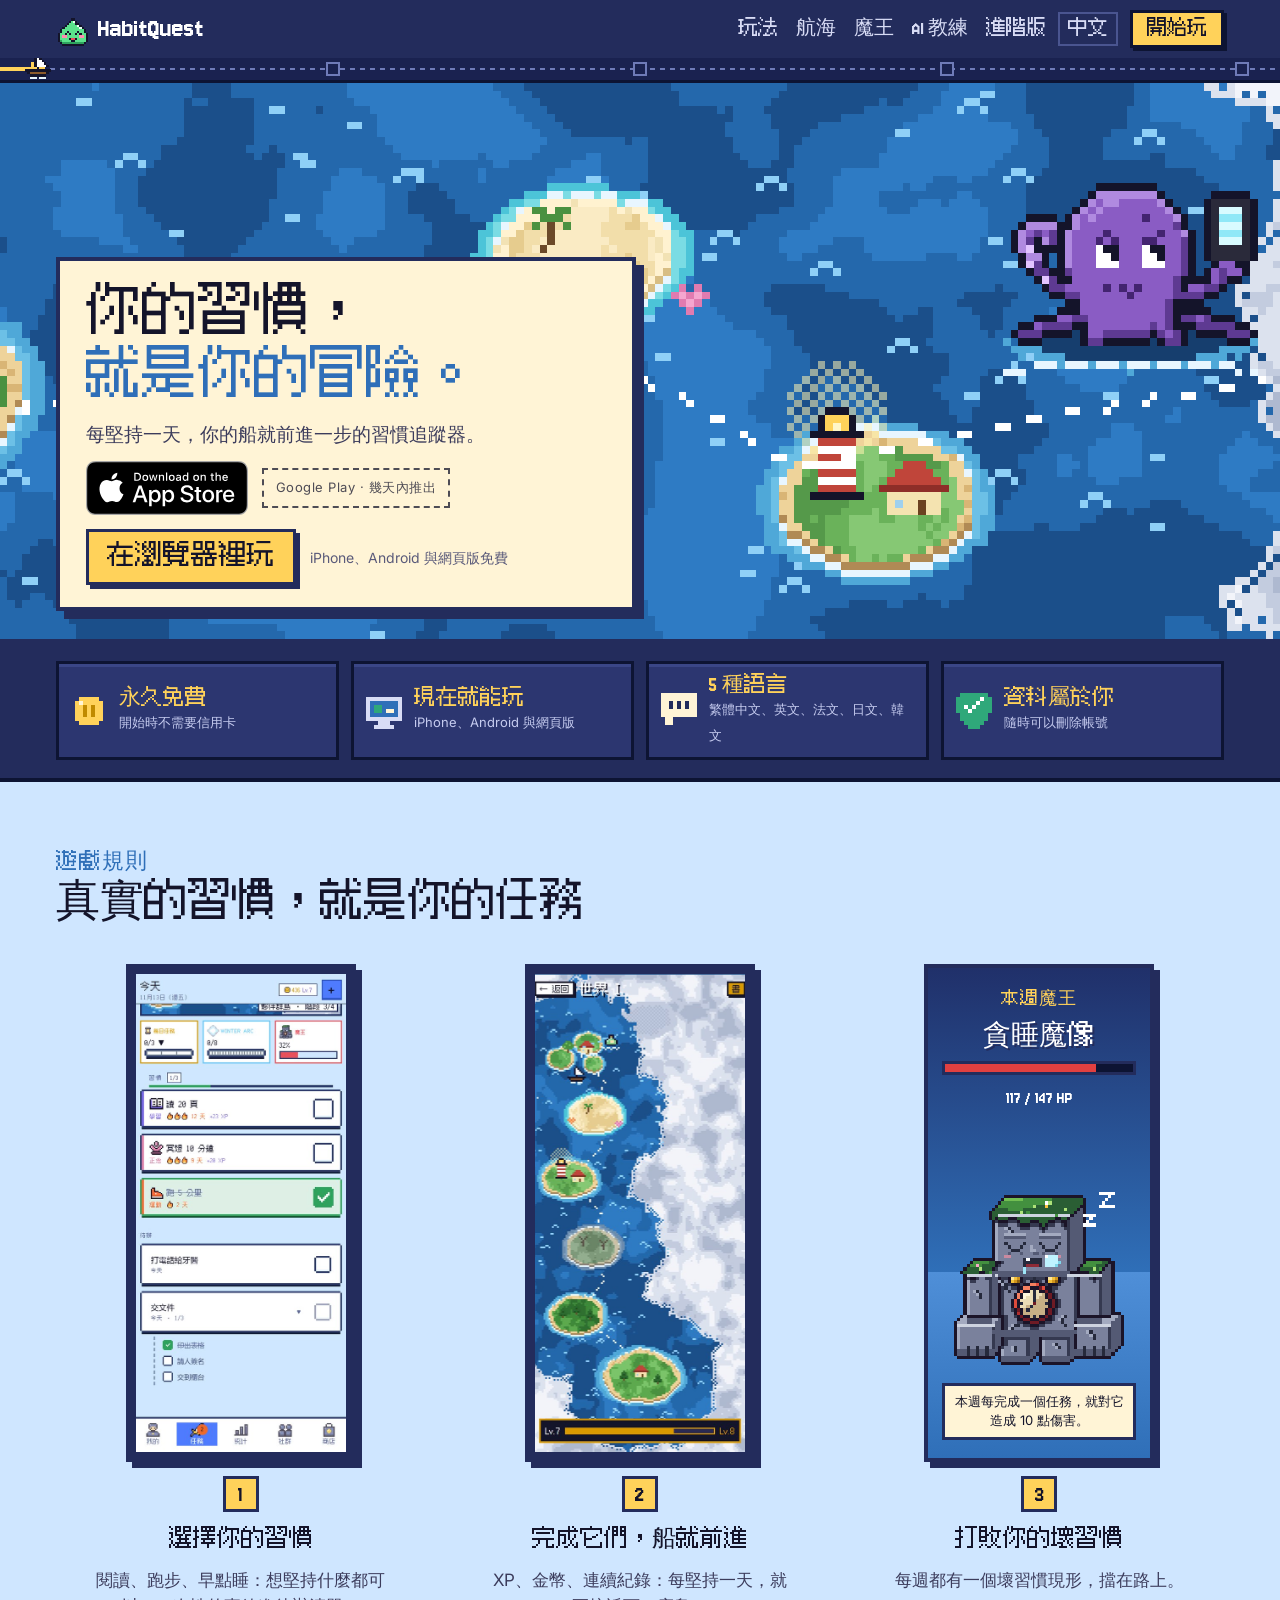
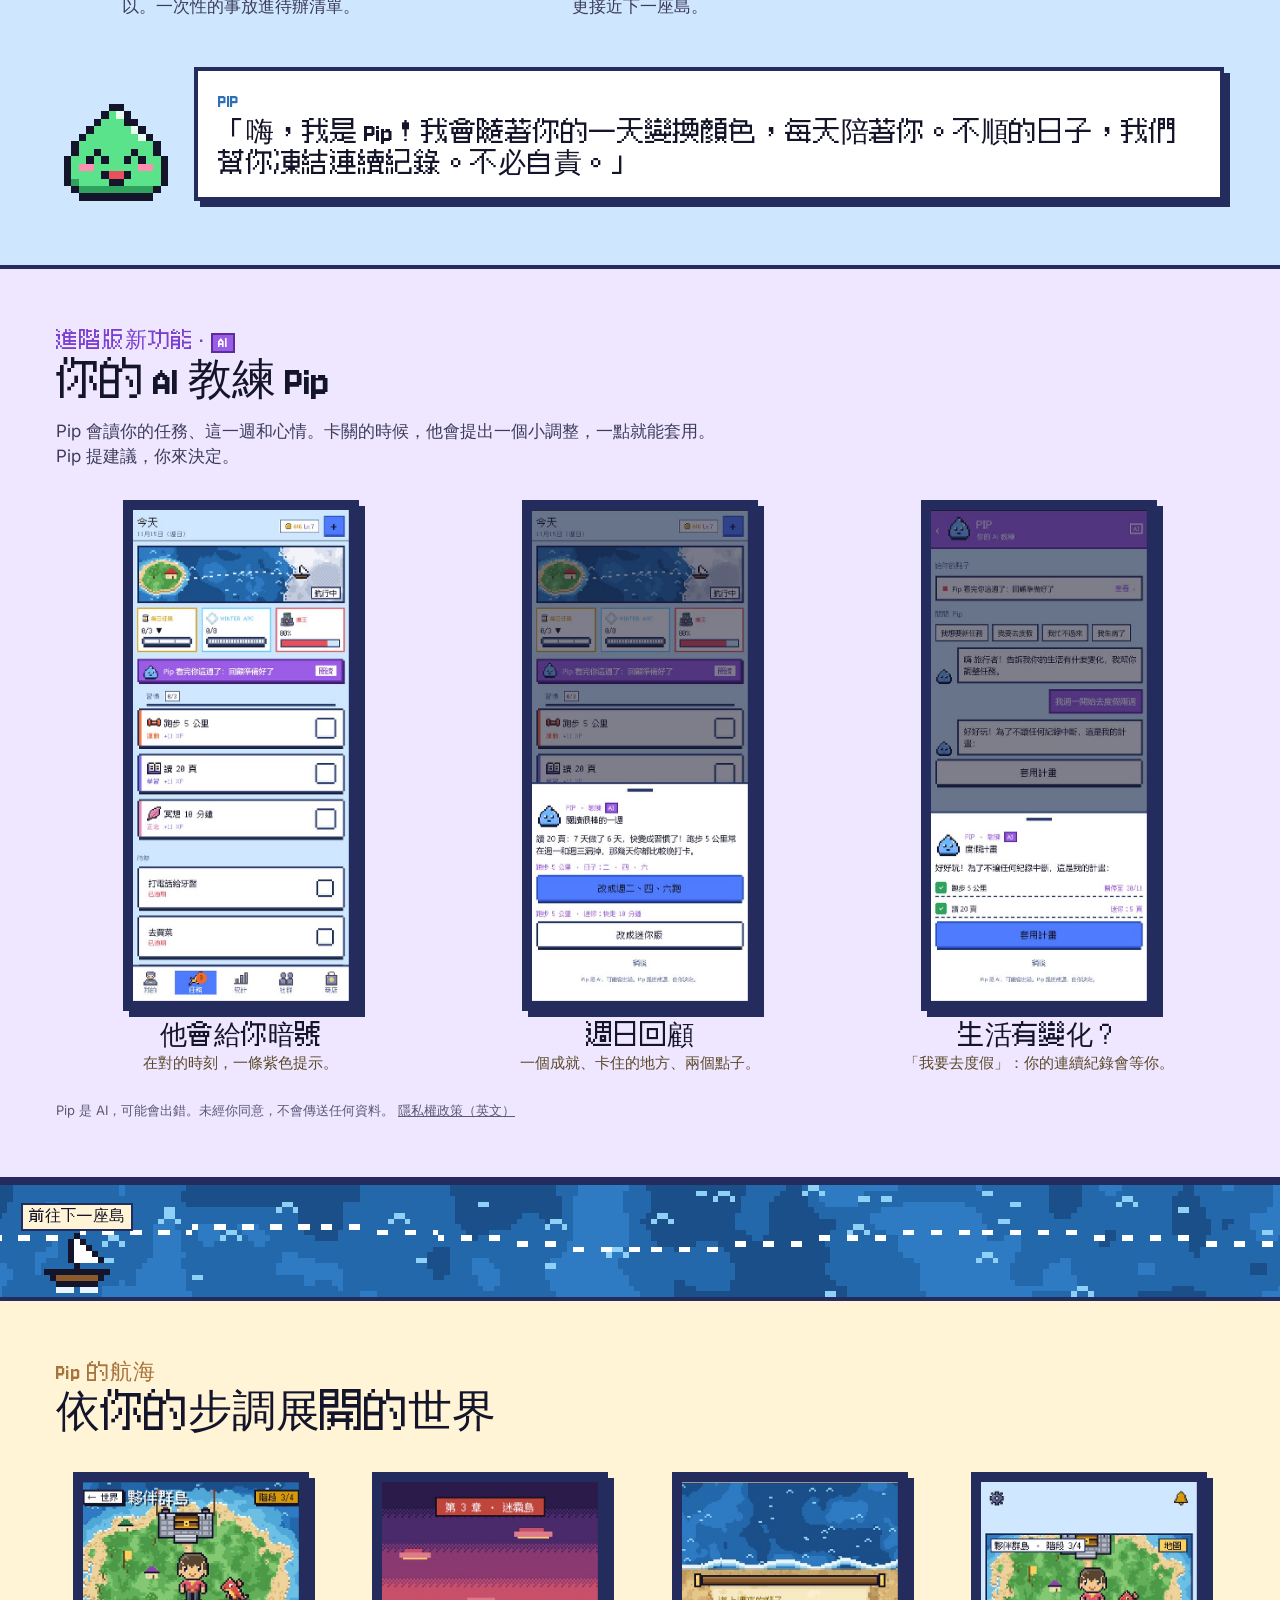
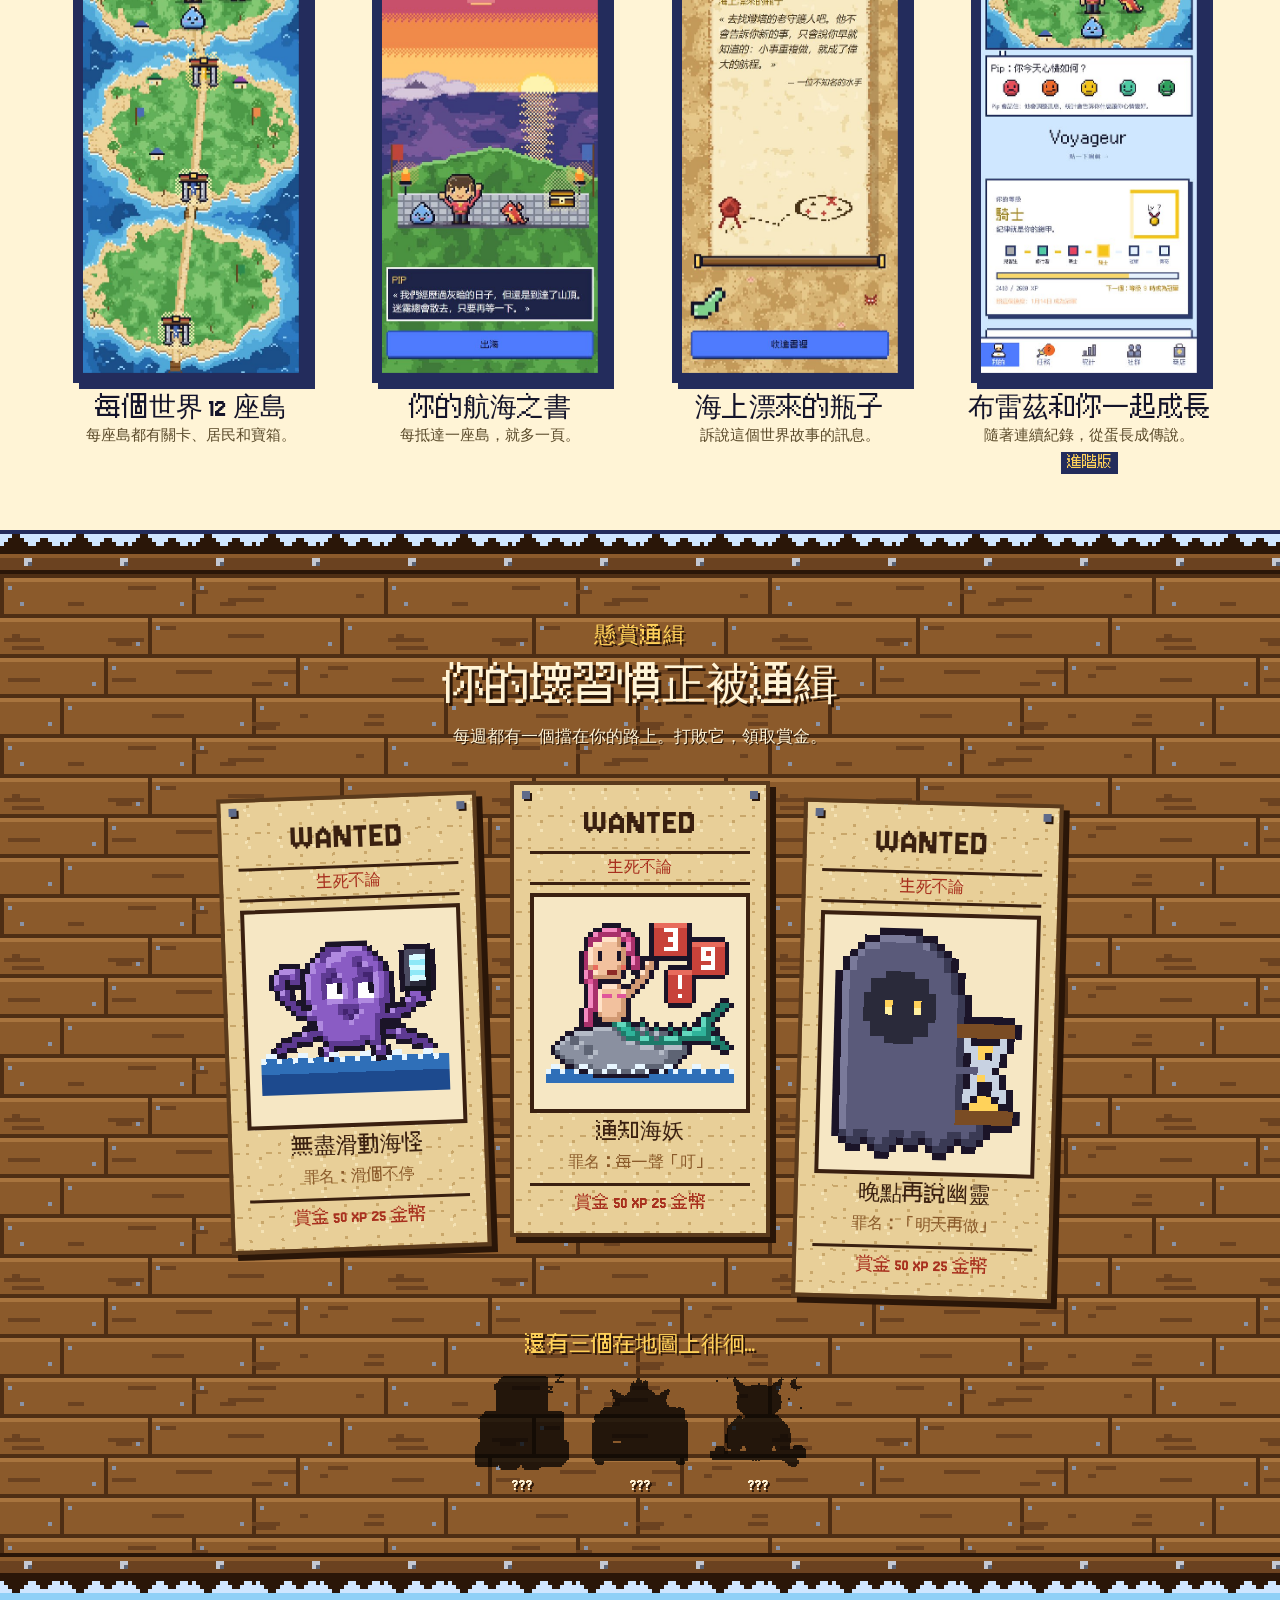
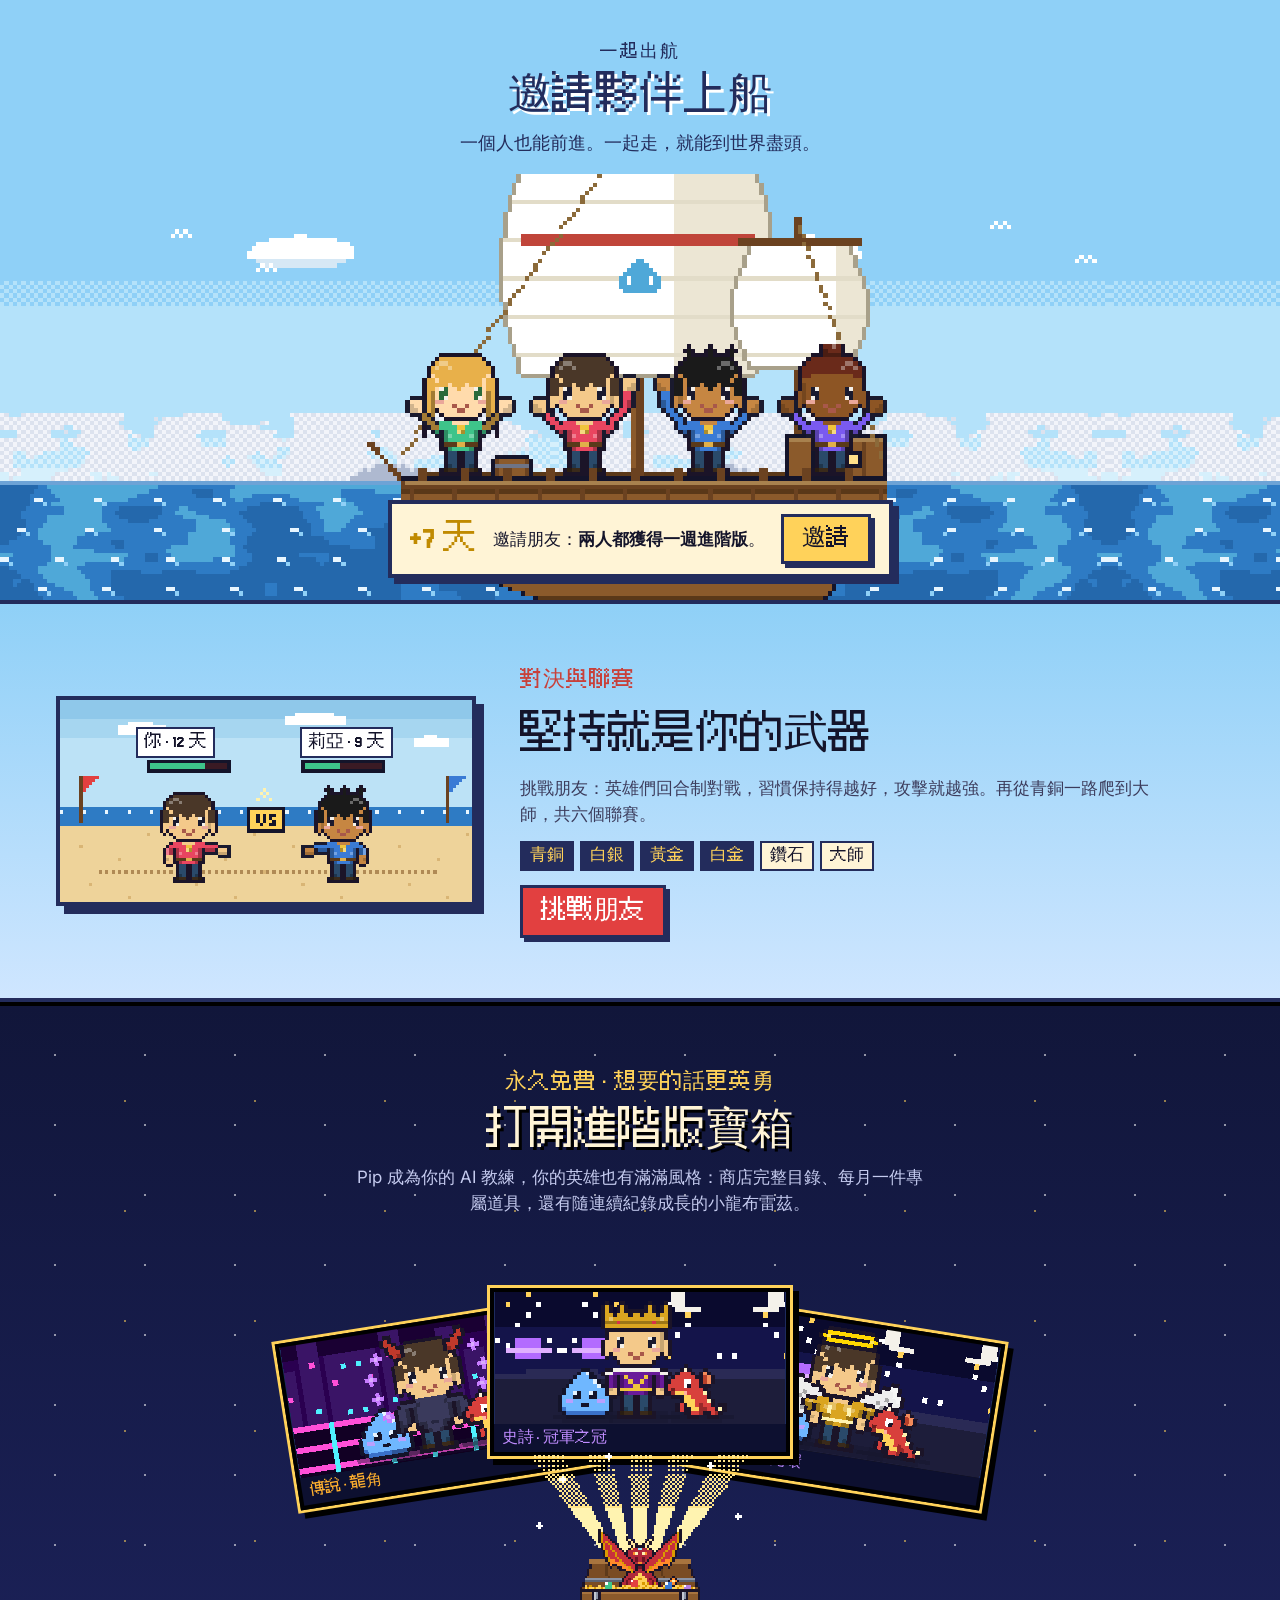
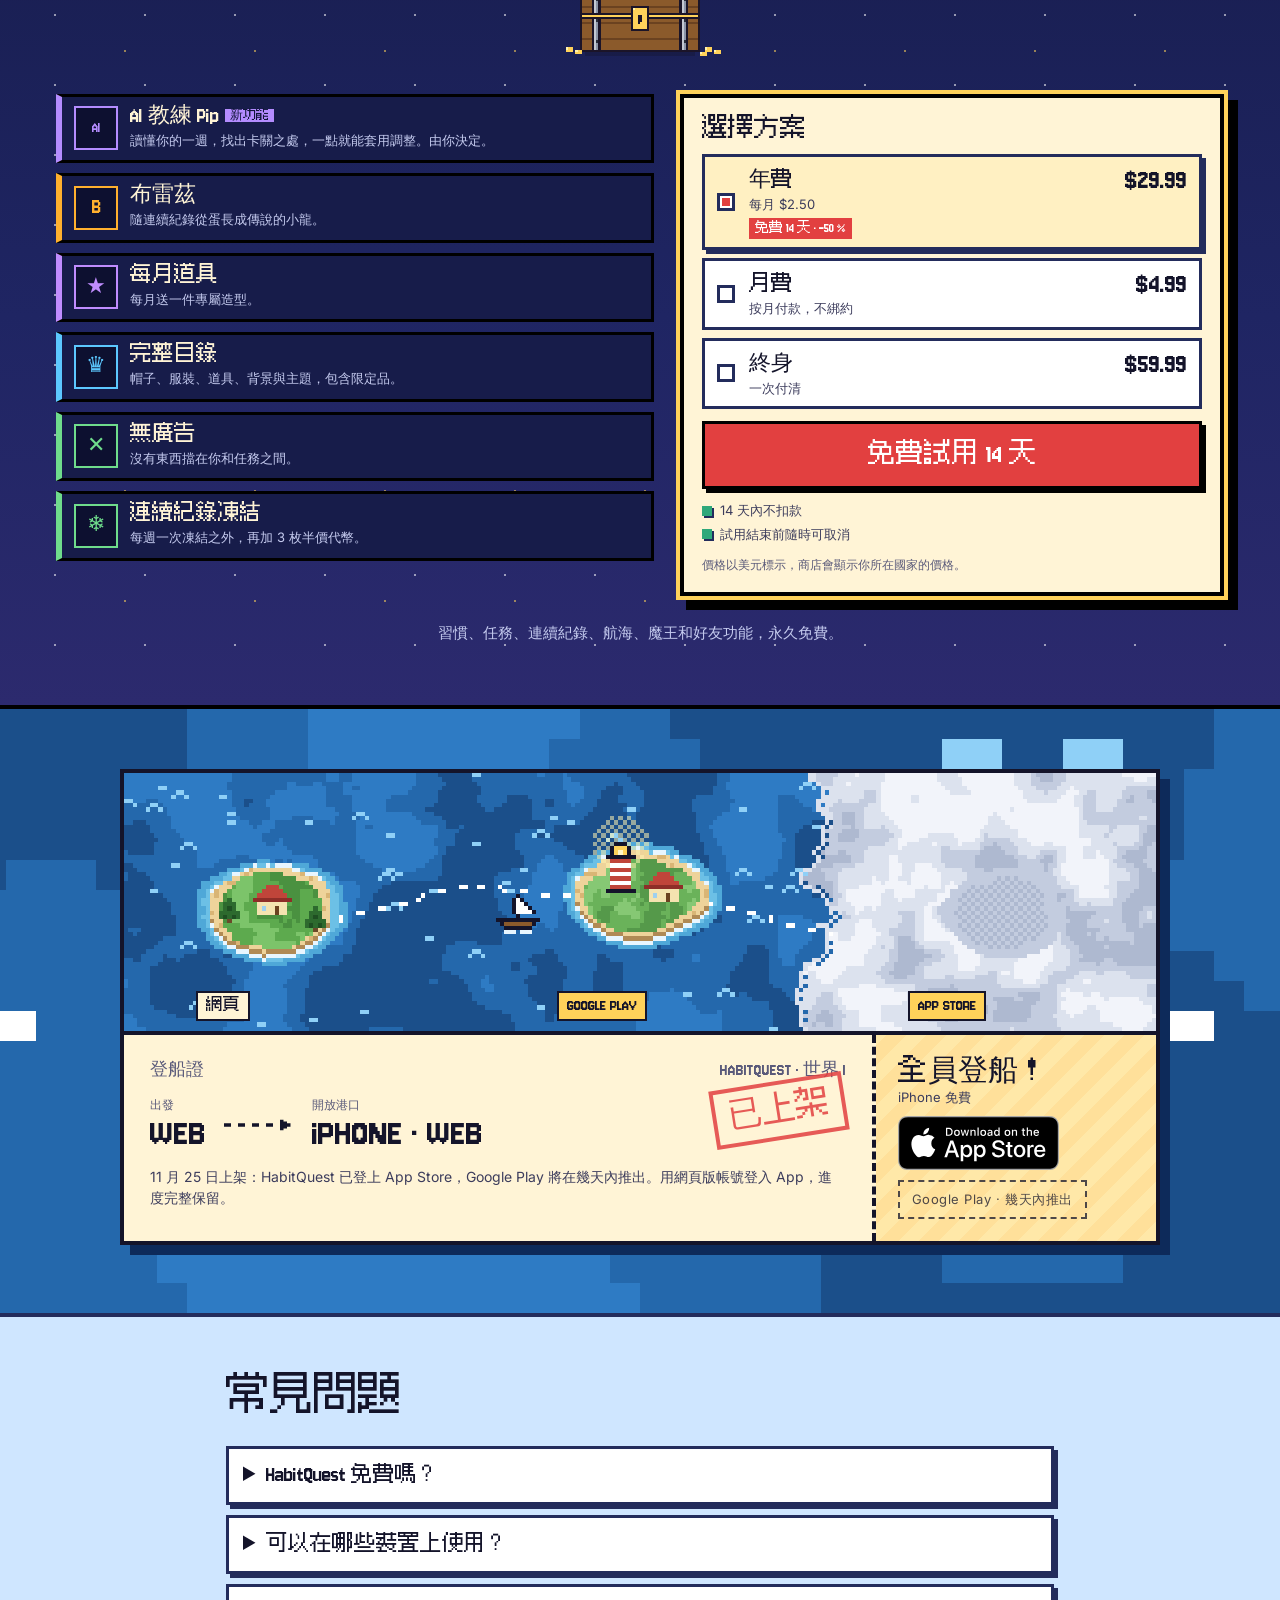
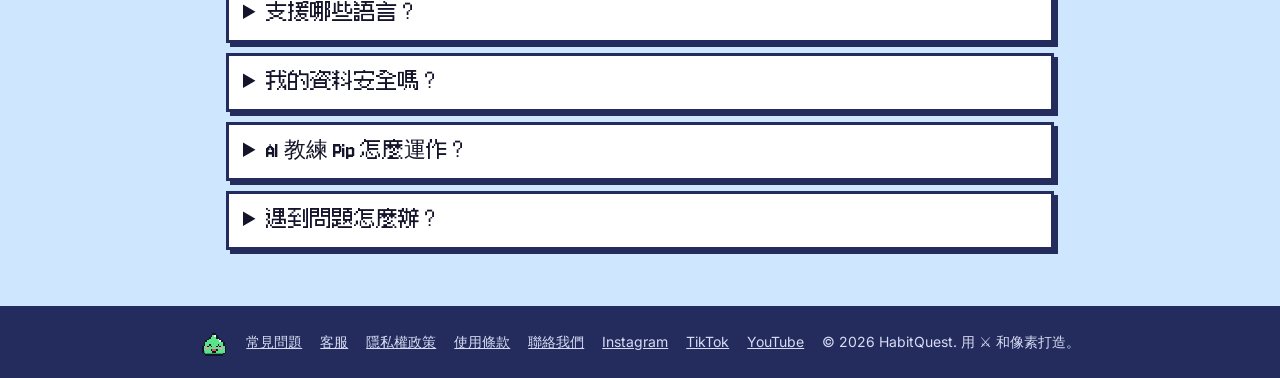
<file: docs/zh/index.html>
<!doctype html>
<html lang="zh-Hant-TW">
<head>
<meta charset="utf-8">
<meta name="viewport" content="width=device-width, initial-scale=1, viewport-fit=cover">
<title>HabitQuest — 把習慣變成RPG</title>
<meta name="description" content="像素風習慣養成App：完成每日任務、延續連續紀錄、培養你的英雄，還能和好友一較高下。支援 iPhone 與 Android。">
<meta property="og:title" content="HabitQuest — 把習慣變成RPG">
<meta property="og:description" content="像素風習慣養成App：完成每日任務、延續連續紀錄、培養你的英雄，還能和好友一較高下。支援 iPhone 與 Android。">
<meta property="og:image" content="../assets/og-image.png">
<meta property="og:type" content="website">
<meta name="twitter:card" content="summary_large_image">
<meta name="theme-color" content="#232c5c">
<link rel="icon" href="../assets/icon.png">
<link rel="alternate" hreflang="en" href="/"><link rel="alternate" hreflang="fr" href="/fr/"><link rel="alternate" hreflang="ja" href="/ja/"><link rel="alternate" hreflang="ko" href="/ko/"><link rel="alternate" hreflang="zh-Hant" href="/zh/">
<link rel="preconnect" href="https://fonts.googleapis.com"><link rel="preconnect" href="https://fonts.gstatic.com" crossorigin>
<link href="https://fonts.googleapis.com/css2?family=Jersey+10&family=Inter:wght@400;600;700&display=swap" rel="stylesheet">
<link rel="stylesheet" href="../assets/v2/site-v2.css">
<script src="../assets/v2/site-v2.js" defer></script>
</head>
<body>
<header class="top">
  <div class="wrap">
    <a class="logo" href="#top"><img src="../assets/v2/pip.png" alt=""><span>HabitQuest</span></a>
    <nav aria-label="Sections"><a href="#regle">玩法</a><a href="#voyage">航海</a><a href="#boss">魔王</a><a href="#coach">AI 教練</a><a href="#premium">進階版</a></nav>
    <details class="langs"><summary>中文</summary><div>
      <a href="../" hreflang="en" lang="en">English</a>
      <a href="../fr/" hreflang="fr" lang="fr">Français</a>
      <a href="../ja/" hreflang="ja" lang="ja">日本語</a>
      <a href="../ko/" hreflang="ko" lang="ko">한국어</a>
    </div></details>
    <a class="btn" href="https://habitquest.expo.app">開始玩</a>
  </div>
  <div class="route" aria-hidden="true">
    <div class="dots"></div><div class="wake" id="wake"></div>
    <span class="stop" style="left: 3%"></span><span class="stop" style="left: 26%"></span><span class="stop" style="left: 50%"></span><span class="stop" style="left: 74%"></span><span class="stop" style="left: 97%"></span>
    <img class="ship" id="ship" src="../assets/v2/boat.png" alt="">
  </div>
</header>

<main id="top">
  <section class="hero">
    <div class="wrap inner">
      <div class="card">
        <h1>你的習慣，<br><span>就是你的冒險。</span></h1>
        <p class="lead">每堅持一天，你的船就前進一步的習慣追蹤器。</p>
        <div class="ctas"><a class="store" href="https://apps.apple.com/app/id6820433050"><img src="../assets/badges/app-store-en.svg" alt="在 App Store 下載"></a><span class="store-soon">Google Play · 幾天內推出</span><a class="btn" href="https://habitquest.expo.app">在瀏覽器裡玩</a><small>iPhone、Android 與網頁版免費</small></div>
      </div>
    </div>
  </section>

  <div class="trust">
    <ul class="wrap">
      <li><svg viewBox="0 0 9 9" aria-hidden="true"><rect x="2" y="1" width="5" height="1" fill="#ffd25a"/><rect x="1" y="2" width="7" height="5" fill="#ffd25a"/><rect x="2" y="7" width="5" height="1" fill="#ffd25a"/><rect x="3" y="3" width="3" height="3" fill="#c08a00"/><rect x="4" y="3" width="1" height="3" fill="#ffd25a"/><rect x="2" y="2" width="1" height="1" fill="#fff4d6"/></svg><div><b>永久免費</b><span>開始時不需要信用卡</span></div></li>
      <li><svg viewBox="0 0 9 9" aria-hidden="true"><rect x="0" y="1" width="9" height="6" fill="#d8dcf5"/><rect x="1" y="2" width="7" height="4" fill="#2f6fb8"/><rect x="2" y="3" width="2" height="2" fill="#2fa87a"/><rect x="5" y="4" width="2" height="1" fill="#fff4d6"/><rect x="3" y="7" width="3" height="1" fill="#d8dcf5"/><rect x="2" y="8" width="5" height="1" fill="#d8dcf5"/></svg><div><b>現在就能玩</b><span>iPhone、Android 與網頁版</span></div></li>
      <li><svg viewBox="0 0 9 9" aria-hidden="true"><rect x="0" y="0" width="9" height="6" fill="#fff4d6"/><rect x="1" y="6" width="2" height="2" fill="#fff4d6"/><rect x="2" y="2" width="1" height="2" fill="#232c5c"/><rect x="4" y="2" width="1" height="2" fill="#232c5c"/><rect x="6" y="2" width="1" height="2" fill="#232c5c"/></svg><div><b>5 種語言</b><span>繁體中文、英文、法文、日文、韓文</span></div></li>
      <li><svg viewBox="0 0 9 9" aria-hidden="true"><rect x="1" y="0" width="7" height="1" fill="#2fa87a"/><rect x="0" y="1" width="9" height="4" fill="#2fa87a"/><rect x="1" y="5" width="7" height="2" fill="#2fa87a"/><rect x="2" y="7" width="5" height="1" fill="#2fa87a"/><rect x="3" y="8" width="3" height="1" fill="#2fa87a"/><rect x="2" y="3" width="1" height="1" fill="#ffffff"/><rect x="3" y="4" width="1" height="1" fill="#ffffff"/><rect x="4" y="3" width="1" height="1" fill="#ffffff"/><rect x="5" y="2" width="1" height="1" fill="#ffffff"/><rect x="6" y="1" width="1" height="1" fill="#ffffff"/></svg><div><b>資料屬於你</b><span>隨時可以刪除帳號</span></div></li>
    </ul>
  </div>

  <section class="rules wrap" id="regle">
    <p class="kicker">遊戲規則</p>
    <h2>真實的習慣，就是你的任務</h2>
    <div class="steps">
      <div class="step rv">
        <div class="phone tilt"><img class="shot" src="../assets/v2/zh/today.jpg" alt="今日任務畫面：三個習慣，以及附步驟的待辦事項" width="520" height="1125"></div>
        <span class="num">1</span><h3>選擇你的習慣</h3><p>閱讀、跑步、早點睡：想堅持什麼都可以。一次性的事放進待辦清單。</p>
      </div>
      <div class="step rv">
        <div class="phone tilt"><img class="shot" src="../assets/v2/zh/world.jpg" alt="一半籠罩在霧裡的世界地圖" width="520" height="1125" loading="lazy"></div>
        <span class="num">2</span><h3>完成它們，船就前進</h3><p>XP、金幣、連續紀錄：每堅持一天，就更接近下一座島。</p>
      </div>
      <div class="step rv">
        <div class="bosscard" id="bosscard" data-unit="HP">
          <span class="tag">本週魔王</span>
          <span class="bname">貪睡魔像</span>
          <div class="hp"><i id="hpbar"></i></div>
          <span class="hptext" id="hptext">147 / 147 HP</span>
          <div class="sprite" id="bsprite"><img src="../assets/v2/boss-snooze_golem.png" alt="貪睡魔像，胸口嵌著鬧鐘、正在打瞌睡的石頭魔像"><span class="dmg" id="dmg">−10</span></div>
          <span class="hint">本週每完成一個任務，就對它造成 10 點傷害。</span>
        </div>
        <span class="num">3</span><h3>打敗你的壞習慣</h3><p>每週都有一個壞習慣現形，擋在路上。</p>
      </div>
    </div>
  </section>

  <section class="pip wrap">
    <div class="row rv">
      <img src="../assets/v2/pip.png" alt="Pip">
      <div class="bubble"><b>PIP</b><p>「嗨，我是 Pip！我會隨著你的一天變換顏色，每天陪著你。不順的日子，我們幫你凍結連續紀錄。不必自責。」</p></div>
    </div>
  </section>

  <section class="coachsec" id="coach">
    <div class="wrap">
      <p class="kicker">進階版新功能 · <span class="ia">AI</span></p>
      <h2>你的 AI 教練 Pip</h2>
      <p class="lead">Pip 會讀你的任務、這一週和心情。卡關的時候，他會提出一個小調整，一點就能套用。Pip 提建議，你來決定。</p>
      <div class="figs">
        <figure><div class="phone"><img class="shot" src="../assets/v2/zh/coach-line.jpg" alt="「今日」畫面上 Pip 的紫色提示" width="520" height="1125" loading="lazy"></div><figcaption><b>他會給你暗號</b><span>在對的時刻，一條紫色提示。</span></figcaption></figure>
        <figure><div class="phone"><img class="shot" src="../assets/v2/zh/coach-card.jpg" alt="Pip 的卡片：本週回顧和兩個點子" width="520" height="1125" loading="lazy"></div><figcaption><b>週日回顧</b><span>一個成就、卡住的地方、兩個點子。</span></figcaption></figure>
        <figure><div class="phone"><img class="shot" src="../assets/v2/zh/coach-plan.jpg" alt="Pip 的度假計畫：暫停後再恢復" width="520" height="1125" loading="lazy"></div><figcaption><b>生活有變化？</b><span>「我要去度假」：你的連續紀錄會等你。</span></figcaption></figure>
      </div>
      <p class="note">Pip 是 AI，可能會出錯。未經你同意，不會傳送任何資料。 <a href="../privacy-policy">隱私權政策（英文）</a></p>
    </div>
  </section>

  <div class="band" id="band" aria-hidden="true">
    <div class="sailer" id="sailer"><span class="flag">前往下一座島</span><img src="../assets/v2/boat.png" alt=""></div>
  </div>
  <section class="world" id="voyage">
    <div class="wrap">
      <p class="kicker">Pip 的航海</p>
      <h2>依你的步調展開的世界</h2>
      <div class="figs">
        <figure class="rv"><div class="phone tilt"><img class="shot" src="../assets/v2/zh/island.jpg" alt="一座島：主角和 Pip 走在關卡小路上" width="520" height="1125" loading="lazy"></div><figcaption><b>每個世界 12 座島</b><span>每座島都有關卡、居民和寶箱。</span></figcaption></figure>
        <figure class="rv"><div class="phone tilt"><img class="shot" src="../assets/v2/zh/chapter.jpg" alt="書中的一頁：夕陽下，主角和 Pip 站在島的頂端" width="520" height="1125" loading="lazy"></div><figcaption><b>你的航海之書</b><span>每抵達一座島，就多一頁。</span></figcaption></figure>
        <figure class="rv"><div class="phone tilt"><img class="shot" src="../assets/v2/zh/bottle.jpg" alt="海上漂來的瓶子和訊息" width="520" height="1125" loading="lazy"></div><figcaption><b>海上漂來的瓶子</b><span>訴說這個世界故事的訊息。</span></figcaption></figure>
        <figure class="rv"><div class="phone tilt"><img class="shot" src="../assets/v2/zh/braise.jpg" alt="島上的主角、Pip 和小龍布雷茲" width="520" height="1125" loading="lazy"></div><figcaption><b>布雷茲和你一起成長</b><span>隨著連續紀錄，從蛋長成傳說。</span><br><span class="prem">進階版</span></figcaption></figure>
      </div>
    </div>
  </section>

  <div id="boss">
    <div class="edge"></div>
    <div class="beam"></div>
    <section class="wood wanted">
      <div class="wrap">
        <p class="kicker">懸賞通緝</p>
        <h2>你的壞習慣正被通緝</h2>
        <p class="sub">每週都有一個擋在你的路上。打敗它，領取賞金。</p>
        <div class="posters">
          <div class="poster rv"><span class="ph">WANTED</span><span class="ps">生死不論</span><span class="pf"><img src="../assets/v2/boss-doomscroll_kraken.png" alt=""></span><span class="pn">無盡滑動海怪</span><span class="pw">罪名：滑個不停</span><span class="pb">賞金  50 XP  25 金幣</span></div>
          <div class="poster rv"><span class="ph">WANTED</span><span class="ps">生死不論</span><span class="pf"><img src="../assets/v2/boss-notif_siren.png" alt=""></span><span class="pn">通知海妖</span><span class="pw">罪名：每一聲「叮」</span><span class="pb">賞金  50 XP  25 金幣</span></div>
          <div class="poster rv"><span class="ph">WANTED</span><span class="ps">生死不論</span><span class="pf"><img src="../assets/v2/boss-later_specter.png" alt=""></span><span class="pn">晚點再說幽靈</span><span class="pw">罪名：「明天再做」</span><span class="pb">賞金  50 XP  25 金幣</span></div>
        </div>
        <div class="lurk">
          <p>還有三個在地圖上徘徊…</p>
          <div class="shadows">
            <button class="shadow" type="button"><img src="../assets/v2/boss-snooze_golem.png" alt="貪睡魔像"><span data-name="貪睡魔像"></span></button>
            <button class="shadow" type="button"><img src="../assets/v2/boss-couch_troll.png" alt="沙發巨魔"><span data-name="沙發巨魔"></span></button>
            <button class="shadow" type="button"><img src="../assets/v2/boss-night_owl.png" alt="熬夜貓頭鷹"><span data-name="熬夜貓頭鷹"></span></button>
          </div>
        </div>
      </div>
    </section>
    <div class="beam"></div>
    <div class="edge" style="transform: scaleY(-1)"></div>
  </div>

  <section class="crew">
    <div class="wrap head">
      <p class="kicker">一起出航</p>
      <h2>邀請夥伴上船</h2>
      <p>一個人也能前進。一起走，就能到世界盡頭。</p>
    </div>
    <div class="scene">
      <img src="../assets/v2/crew.png" alt="船甲板上的四位主角">
      <div class="invite"><div><span class="big">+7 天</span><span>邀請朋友：<b>兩人都獲得一週進階版</b>。</span><a class="btn" href="https://habitquest.expo.app">邀請</a></div></div>
    </div>
  </section>

  <section class="duel" id="duel">
    <div class="wrap">
      <div class="art rv"><div class="frame">
        <img src="../assets/v2/duel.png" alt="對決中的兩位主角">
        <span class="lbl" style="left: 19%">你 · 12 天</span><span class="lbl" style="left: 58%">莉亞 · 9 天</span>
        <span class="bolt" aria-hidden="true">−12</span>
      </div></div>
      <div class="txt rv">
        <p class="kicker">對決與聯賽</p>
        <h2>堅持就是你的武器</h2>
        <p>挑戰朋友：英雄們回合制對戰，習慣保持得越好，攻擊就越強。再從青銅一路爬到大師，共六個聯賽。</p>
        <div class="leagues" id="leagues"><span>青銅</span><span>白銀</span><span>黃金</span><span>白金</span><span>鑽石</span><span>大師</span></div>
        <a class="btn red" href="https://habitquest.expo.app">挑戰朋友</a>
      </div>
    </div>
  </section>

  <section class="premium" id="premium">
    <div class="stars" aria-hidden="true"></div>
    <div class="wrap">
      <div class="head">
        <p class="kicker">永久免費 · 想要的話更英勇</p>
        <h2>打開進階版寶箱</h2>
        <p class="lead">Pip 成為你的 AI 教練，你的英雄也有滿滿風格：商店完整目錄、每月一件專屬道具，還有隨連續紀錄成長的小龍布雷茲。</p>
      </div>
      <div class="vault" id="vault">
        <div class="fan">
          <div class="card"><img src="../assets/v2/look-b.png" alt="戴著龍角、披著暗影斗篷的主角"><span class="r-leg">傳說 · 龍角</span></div>
          <div class="card"><img src="../assets/v2/look-a.png" alt="戴著冠軍之冠、穿著皇家服飾的主角"><span class="r-epic">史詩 · 冠軍之冠</span></div>
          <div class="card"><img src="../assets/v2/look-c.png" alt="頭頂光環、身穿黃金鎧甲、背著翅膀的主角"><span class="r-epic">史詩 · 神聖光環</span></div>
        </div>
        <img class="chest" src="../assets/v2/chest.png" alt="布雷茲從打開的寶箱裡冒出來">
      </div>
      <div class="deal">
        <div class="loot">
          <div class="item r-ai"><i>AI</i><div><b>AI 教練 Pip<span class="new">新功能</span></b><span>讀懂你的一週，找出卡關之處，一點就能套用調整。由你決定。</span></div></div>
          <div class="item r-leg"><i>B</i><div><b>布雷茲</b><span>隨連續紀錄從蛋長成傳說的小龍。</span></div></div>
          <div class="item r-epic"><i>★</i><div><b>每月道具</b><span>每月送一件專屬造型。</span></div></div>
          <div class="item r-rare"><i>♛</i><div><b>完整目錄</b><span>帽子、服裝、道具、背景與主題，包含限定品。</span></div></div>
          <div class="item r-unc"><i>✕</i><div><b>無廣告</b><span>沒有東西擋在你和任務之間。</span></div></div>
          <div class="item r-unc"><i>❄</i><div><b>連續紀錄凍結</b><span>每週一次凍結之外，再加 3 枚半價代幣。</span></div></div>
        </div>
        <div class="counter" id="counter" data-labels="{&quot;year&quot;:[&quot;免費試用 14 天&quot;,&quot;14 天內不扣款&quot;,&quot;試用結束前隨時可取消&quot;],&quot;month&quot;:[&quot;升級進階版 · $4.99 / 月&quot;,&quot;不綁約&quot;,&quot;隨時可取消&quot;],&quot;life&quot;:[&quot;終身解鎖 · $59.99&quot;,&quot;一次付清&quot;,&quot;永久享有全部進階功能&quot;]}">
          <p class="counter-title">選擇方案</p>
          <div class="plans2" role="radiogroup" aria-label="進階版方案">
            <label class="plan2"><input type="radio" name="plan" value="year" checked><span class="pname">年費</span><span class="pprice">$29.99</span><span class="pnote">每月 $2.50</span><span class="pbadge">免費 14 天 · −50 %</span></label>
            <label class="plan2"><input type="radio" name="plan" value="month"><span class="pname">月費</span><span class="pprice">$4.99</span><span class="pnote">按月付款，不綁約</span></label>
            <label class="plan2"><input type="radio" name="plan" value="life"><span class="pname">終身</span><span class="pprice">$59.99</span><span class="pnote">一次付清</span></label>
          </div>
          <a class="btn red go" id="gobtn" href="https://habitquest.expo.app">免費試用 14 天</a>
          <ul class="sure" id="sure"><li>14 天內不扣款</li><li>試用結束前隨時可取消</li></ul>
          <p class="pricenote">價格以美元標示，商店會顯示你所在國家的價格。</p>
        </div>
      </div>
      <p class="free">習慣、任務、連續紀錄、航海、魔王和好友功能，永久免費。</p>
    </div>
  </section>

  <section class="ports" id="sortie">
    <div class="wrap">
      <div class="pass" id="pass">
        <div class="map">
          <img src="../assets/v2/escales.png" alt="港口航線：網頁、Google Play 與 App Store">
          <span class="mini"><img src="../assets/v2/boat.png" alt=""></span>
          <span class="tag" style="left: 7%">網頁</span><span class="tag next" style="left: 42%">GOOGLE PLAY</span><span class="tag next" style="left: 76%">APP STORE</span>
        </div>
        <div class="body">
          <div class="left">
            <div class="meta"><span>登船證</span><span>HABITQUEST · 世界 I</span></div>
            <div class="legs">
              <div><small>出發</small><b>WEB</b></div>
              <svg width="70" height="18" viewBox="0 0 40 10" aria-hidden="true"><path d="M0 4h4v2H0zM8 4h4v2H8zM16 4h4v2h-4zM24 4h4v2h-4zM32 2h2v6h-2zM34 3h2v4h-2zM36 4h2v2h-2z" fill="#14142a"></path></svg>
              <div><small>開放港口</small><b>iPHONE · WEB</b></div>
            </div>
            <span class="stamp">已上架</span>
            <p class="note">11 月 25 日上架：HabitQuest 已登上 App Store，Google Play 將在幾天內推出。用網頁版帳號登入 App，進度完整保留。</p>
          </div>
          <div class="right launch">
            <span class="title">全員登船！<small>iPhone 免費</small></span>
            <div class="stores"><a class="store" href="https://apps.apple.com/app/id6820433050"><img src="../assets/badges/app-store-en.svg" alt="在 App Store 下載"></a><span class="store-soon">Google Play · 幾天內推出</span></div>
          </div>
        </div>
      </div>
    </div>
  </section>

  <section class="faq" id="faq">
    <div class="wrap">
      <h2>常見問題</h2>
      <details><summary>HabitQuest 免費嗎？</summary><p>是的，整個遊戲都可以免費玩。進階版是自由選擇的方案，加入 AI 教練 Pip，可以移除廣告並增加福利，隨時都能在 App Store 或 Google Play 的設定中取消。</p></details>
      <details><summary>可以在哪些裝置上使用？</summary><p>iPhone、Android 手機，以及網頁瀏覽器。進度會存在帳號裡，在哪裡都能接著玩。</p></details>
      <details><summary>支援哪些語言？</summary><p>繁體中文、英文、法文、日文和韓文。</p></details>
      <details><summary>我的資料安全嗎？</summary><p>你的習慣是私密的。我們不使用分析工具，也絕不販售資料。請參閱<a href="../privacy-policy">隱私權政策</a>（英文）。</p></details>
      <details><summary>AI 教練 Pip 怎麼運作？</summary><p>在進階版中，Pip 會讀取你的任務、任務的理由、心情和筆記，提出調整建議（暫停、迷你版、更換日子、新任務）。未經你同意，他不會改動任何東西。為了回答，這些資料只會在你於 App 內同意後傳送給我們的 AI 供應商 Anthropic，且不會用來訓練其模型。你可以隨時撤回同意。</p></details>
      <details><summary>遇到問題怎麼辦？</summary><p>在 App 的「設定 → 客服」聯絡我們，或查看<a href="../support">客服頁面</a>。</p></details>
    </div>
  </section>
</main>

<footer>
  <div class="wrap">
    <img src="../assets/v2/pip.png" alt="">
    <a href="#faq">常見問題</a><a href="../support">客服</a><a href="../privacy-policy">隱私權政策</a><a href="../terms">使用條款</a><a href="mailto:habitquest.application@gmail.com">聯絡我們</a>
    <a href="https://www.instagram.com/habitquest.app/">Instagram</a>
    <a href="https://www.tiktok.com/@habitquest.app">TikTok</a>
    <a href="https://www.youtube.com/@habitquest.application">YouTube</a>
    <span>© 2026 HabitQuest. 用 ⚔️ 和像素打造。</span>
  </div>
</footer>
</body>
</html>
</file>
<file: docs/assets/v2/site-v2.css>
/* HabitQuest public site, home page v2 (scripts/site/build-landing.js writes the HTML).
   One long voyage down the page: a sticky route at the top fills as you scroll, each
   section is a port of call, and the colours follow a day at sea (day, parchment, port,
   deck, night, sea). Single visual world (the app's sky-blue pixel DA), on purpose. */
:root {
  --sky: #cfe6ff; --ink: #232c5c; --text: #14142a; --muted: #3c3c5c; --soft: #5a5a7a;
  --gold: #ffd25a; --gold-dk: #c08a00; --cream: #fff4d6; --blue: #2f6fb8; --red: #e24040; --green: #2fa87a;
  --wood-dk: #2a1608; --night: #14142a;
  --pixel: "Jersey 10", "Courier New", monospace;
  --body: Inter, system-ui, -apple-system, "Segoe UI", sans-serif;
  --herobg: url(herobg.png); --band: url(band.png); --wood: url(wood.png); --beam: url(beam.png); --edge: url(edge.png); --paper: url(paper.png);
  color-scheme: light;
}
/* the pixel face has no CJK glyphs: the app's own pixel fonts take over */
html[lang="ja"] { --pixel: "Jersey 10", "DotGothic16", monospace; }
html[lang="ko"] { --pixel: "Jersey 10", "Galmuri11", monospace; }
html[lang="zh-Hant"] { --pixel: "Jersey 10", "Cubic 11", "Noto Sans TC", monospace; }
* { box-sizing: border-box; }
html { scroll-behavior: smooth; }
main, footer { overflow-x: clip; }
body { margin: 0; background: var(--sky); color: var(--text); font-family: var(--body); font-size: 17px; line-height: 1.5; overflow-x: hidden; }
img { image-rendering: pixelated; max-width: 100%; }
img.shot { image-rendering: auto; }
a { color: inherit; }
:focus-visible { outline: 3px solid var(--gold); outline-offset: 3px; }
.wrap { max-width: 1200px; margin: 0 auto; padding-left: max(16px, env(safe-area-inset-left, 0px)); padding-right: max(16px, env(safe-area-inset-right, 0px)); }
.px { font-family: var(--pixel); font-weight: 400; }
.kicker { margin: 0; font-family: var(--pixel); font-size: 22px; letter-spacing: 1px; }
h1, h2, h3 { font-family: var(--pixel); font-weight: 400; margin: 0; text-wrap: balance; }
h2 { font-size: clamp(38px, 6vw, 56px); line-height: .95; }
.btn { display: inline-block; font-family: var(--pixel); text-decoration: none; color: var(--text); background: var(--gold); border: 3px solid var(--ink); box-shadow: 4px 4px 0 var(--ink); padding: 4px 18px; transition: transform .12s steps(2), box-shadow .12s steps(2); cursor: pointer; }
.btn:hover { transform: translate(-2px, -2px); box-shadow: 6px 6px 0 var(--ink); }
.btn:active { transform: translate(3px, 3px); box-shadow: 1px 1px 0 var(--ink); }
.btn.red { background: var(--red); color: #ffffff; }

/* ---------- sticky header + voyage progress ---------- */
body::before { content: ""; position: fixed; inset: 0 0 auto; height: env(safe-area-inset-top, 0px); z-index: 30; background: var(--ink); }
.top { position: sticky; top: env(safe-area-inset-top, 0px); z-index: 20; background: var(--ink); border-bottom: 3px solid #0d1433; }
.top .wrap { display: flex; align-items: center; gap: 12px; padding-block: 8px; }
.top .logo { display: flex; align-items: center; gap: 8px; text-decoration: none; color: #ffffff; flex: 1; }
.top .logo img { width: 34px; height: 34px; }
.top .logo span { font-family: var(--pixel); font-size: 28px; }
.top nav { display: flex; gap: 18px; font-family: var(--pixel); font-size: 20px; }
.top nav a { color: #d8dcf5; text-decoration: none; }
.top nav a:hover { color: var(--gold); }
.top .btn { font-size: 20px; padding: 1px 14px; box-shadow: 3px 3px 0 #0d1433; border-color: #0d1433; }
.route { position: relative; height: 22px; background: #1a2250; overflow: hidden; }
.route .dots { position: absolute; left: 0; right: 0; top: 10px; height: 2px; background-image: linear-gradient(90deg, #6f7bb8 50%, transparent 50%); background-size: 10px 2px; }
.route .wake { position: absolute; left: 0; top: 9px; height: 4px; width: 0; background: var(--gold); }
.route .ship { position: absolute; top: -3px; left: 0; width: 26px; height: 24px; transform: translateX(-50%); }
.route .stop { position: absolute; top: 4px; width: 14px; height: 14px; background: #1a2250; border: 2px solid #6f7bb8; transform: translateX(-50%); }
.route .stop.on { background: var(--gold); border-color: var(--gold); }
@media (max-width: 640px) { .top nav { display: none; } }

/* ---------- hero ---------- */
.hero { position: relative; overflow: hidden; border-bottom: 4px solid var(--ink); background: var(--blue) var(--herobg) center / cover no-repeat; image-rendering: pixelated; min-height: 560px; display: flex; align-items: flex-end; }
.hero .inner { position: relative; z-index: 2; width: 100%; padding-block: 28px; }
.hero .card { display: inline-flex; flex-direction: column; gap: 12px; max-width: 580px; background: var(--cream); border: 4px solid var(--ink); box-shadow: 8px 8px 0 var(--ink); padding: 22px 26px; }
.hero h1 { font-size: clamp(54px, 8vw, 74px); line-height: .88; }
.hero h1 span { color: var(--blue); }
.hero .lead { margin: 0; font-size: 19px; color: var(--muted); }
.hero .ctas { display: flex; gap: 14px; flex-wrap: wrap; align-items: center; }
.hero .ctas .btn { font-size: 28px; }
.hero .ctas small { font-size: 14px; color: var(--soft); }
@keyframes bob { 0%, 100% { transform: translateY(0); } 50% { transform: translateY(-7px); } }
@keyframes rise { 0% { opacity: 1; transform: translateY(0); } 100% { opacity: 0; transform: translateY(-40px); } }
@media (max-width: 760px) {
  .hero { min-height: 600px; background-position: 30% center; }
}

/* ---------- trust strip ---------- */
.trust { background: var(--ink); color: #d8dcf5; border-bottom: 4px solid #0d1433; }
.trust ul { list-style: none; margin: 0 auto; display: grid; grid-template-columns: repeat(auto-fit, minmax(220px, 1fr)); gap: 12px; padding-block: 18px; }
.trust li { display: flex; align-items: center; gap: 12px; background: #2c3670; border: 3px solid #0d1433; box-shadow: inset 0 3px 0 #3a4686; padding: 10px 12px; transition: transform .15s steps(2); }
.trust li:hover { transform: translateY(-3px); }
.trust svg { flex: none; width: 36px; height: 36px; image-rendering: pixelated; }
.trust b { display: block; font-family: var(--pixel); font-weight: 400; font-size: 22px; line-height: 1; color: var(--gold); }
.trust span { font-size: 13px; color: #c5cbef; }

/* ---------- rule of the game ---------- */
.rules { padding-block: 64px 48px; }
.rules .kicker { color: var(--blue); }
.rules h2 { margin-bottom: 34px; }
.steps { display: grid; grid-template-columns: repeat(auto-fit, minmax(260px, 1fr)); gap: 30px; }
.step { display: flex; flex-direction: column; align-items: center; gap: 14px; text-align: center; }
.step h3 { font-size: 30px; line-height: 1; }
.step p { margin: 0; color: var(--muted); max-width: 300px; }
.num { font-family: var(--pixel); font-size: 22px; background: var(--gold); border: 3px solid var(--ink); width: 36px; height: 36px; display: grid; place-items: center; }
.phone { width: 230px; max-width: 100%; aspect-ratio: 230 / 498; border: 4px solid var(--ink); box-shadow: 6px 6px 0 var(--ink); background: var(--ink); padding: 6px; transition: transform .25s ease-out; transform-style: preserve-3d; will-change: transform; }
.phone img { width: 100%; height: 100%; object-fit: cover; object-position: top; display: block; }
.phone.scrolls img { object-position: 50% var(--pos, 0%); }

/* the boss of the week: a live card */
.bosscard { width: 230px; max-width: 100%; aspect-ratio: 230 / 498; border: 4px solid var(--ink); box-shadow: 6px 6px 0 var(--ink); background: linear-gradient(#20306a, #2f6fb8 62%, #4f8fd8 62%, #2f6fb8); padding: 18px 14px; display: flex; flex-direction: column; align-items: center; gap: 10px; color: #ffffff; position: relative; overflow: hidden; }
.bosscard .tag { font-family: var(--pixel); font-size: 18px; color: var(--gold); letter-spacing: 1px; }
.bosscard .bname { font-family: var(--pixel); font-size: 28px; line-height: 1; text-align: center; text-shadow: 2px 2px 0 var(--ink); }
.hp { width: 100%; height: 14px; border: 3px solid var(--ink); background: #0d1433; }
.hp i { display: block; height: 100%; width: 100%; background: var(--red); transition: width .35s steps(5); }
.hptext { font-family: var(--pixel); font-size: 18px; }
.bosscard .sprite { position: relative; margin-top: auto; }
.bosscard .sprite img { width: 170px; }
.bosscard .sprite.hit { animation: shake .3s steps(4); }
@keyframes shake { 25% { transform: translateX(-6px); } 50% { transform: translateX(6px); } 75% { transform: translateX(-3px); } }
.dmg { position: absolute; left: 50%; top: 10px; font-family: var(--pixel); font-size: 30px; color: var(--gold); text-shadow: 2px 2px 0 var(--ink); opacity: 0; pointer-events: none; }
.dmg.go { animation: rise 0.8s steps(6) forwards; }
.bosscard .hint { font-size: 13px; background: var(--cream); color: var(--text); border: 3px solid var(--ink); padding: 6px 8px; text-align: center; }

/* ---------- Pip ---------- */
.pip { padding-bottom: 64px; }
.pip .row { display: flex; align-items: flex-end; gap: 18px; flex-wrap: wrap; }
.pip img { width: 120px; height: 120px; animation: hop 3.2s steps(3) infinite; }
@keyframes hop { 0%, 80%, 100% { transform: translateY(0); } 88% { transform: translateY(-14px); } }
.bubble { flex: 1 1 320px; min-width: 0; background: #ffffff; border: 4px solid var(--ink); box-shadow: 6px 6px 0 var(--ink); padding: 16px 20px; }
.bubble b { display: block; font-family: var(--pixel); font-weight: 400; font-size: 20px; color: var(--blue); }
.bubble p { margin: 2px 0 0; font-family: var(--pixel); font-size: clamp(22px, 3vw, 28px); line-height: 1.1; min-height: 2.2em; }
.caret { display: inline-block; width: .5em; background: var(--ink); animation: blink 1s steps(2) infinite; }
@keyframes blink { 50% { opacity: 0; } }

.band .sailer { position: absolute; top: 18px; left: 0; display: flex; flex-direction: column; align-items: center; transform: translateX(-50%); will-change: left; }
.band .sailer img { width: 66px; height: 60px; animation: bob 2.4s steps(4) infinite; }
.band .flag { font-family: var(--pixel); font-size: 16px; background: var(--cream); border: 2px solid var(--ink); padding: 0 6px; white-space: nowrap; margin-bottom: 2px; }
/* ---------- the world ---------- */
.band { position: relative; overflow: hidden; height: 120px; border-block: 4px solid var(--ink); background-image: var(--band); background-size: cover; background-position: center; image-rendering: pixelated; }
.world { background: var(--cream); border-bottom: 4px solid var(--ink); }
.world .wrap { padding-block: 56px; }
.world .kicker { color: #a8743e; }
.world h2 { margin-bottom: 32px; }
.figs { display: grid; grid-template-columns: repeat(auto-fit, minmax(210px, 1fr)); gap: 30px; }
figure { margin: 0; display: flex; flex-direction: column; gap: 12px; }
figure .phone { width: 100%; max-width: 236px; margin: 0 auto; }
figcaption { text-align: center; }
figcaption b { display: block; font-family: var(--pixel); font-weight: 400; font-size: 27px; line-height: 1; }
figcaption span { font-size: 15px; color: #5a4a2a; }
.prem { display: inline-block; margin-top: 4px; font-family: var(--pixel); font-size: 15px; background: var(--ink); color: var(--gold); padding: 0 6px; }

/* ---------- wanted ---------- */
.wood { background: #8b5a2b var(--wood) 0 0 / 384px 160px repeat; image-rendering: pixelated; }
.beam { height: 24px; background: #6b4220 var(--beam) 0 0 / 192px 24px repeat-x; image-rendering: pixelated; }
.edge { height: 16px; background: var(--edge) 0 0 / 64px 16px repeat-x; image-rendering: pixelated; }
.wanted .wrap { padding-block: 46px 56px; display: flex; flex-direction: column; align-items: center; gap: 10px; text-align: center; }
.wanted .kicker { color: var(--gold); text-shadow: 2px 2px 0 var(--wood-dk); }
.wanted h2 { color: var(--cream); text-shadow: 3px 3px 0 var(--wood-dk); }
.wanted .sub { margin: 0 0 22px; color: var(--cream); text-shadow: 1px 1px 0 var(--wood-dk); }
.posters { display: flex; flex-wrap: wrap; gap: 34px; justify-content: center; align-items: flex-start; }
.poster { width: 260px; max-width: 100%; display: flex; flex-direction: column; align-items: center; gap: 8px; padding: 18px 16px 16px; background: #e8cf98 var(--paper) 0 0 / 32px 32px repeat; image-rendering: pixelated; border: 4px solid #5a3a1c; box-shadow: 6px 6px 0 var(--wood-dk); color: #3a2010; transform-origin: 50% 0; transition: transform .3s ease-out; position: relative; }
.poster::before, .poster::after { content: ""; position: absolute; top: 6px; width: 8px; height: 8px; background: #5f6b8a; box-shadow: 2px 2px 0 #2a1608; }
.poster::before { left: 8px; } .poster::after { right: 8px; }
.poster:nth-child(1) { margin-top: 14px; transform: rotate(-2deg); }
.poster:nth-child(3) { margin-top: 20px; transform: rotate(1.5deg); }
.poster:hover { animation: sway 1.2s ease-in-out; }
.poster .ph { font-family: var(--pixel); font-size: 40px; line-height: 1; letter-spacing: 1px; }
.poster .ps { width: 100%; border-block: 3px solid #3a2010; padding-block: 2px; font-family: var(--pixel); font-size: 16px; color: #a8301e; }
.poster .pf { width: 100%; aspect-ratio: 1; display: grid; place-items: center; background: #f6e7c4; border: 4px solid #3a2010; padding: 12px; }
.poster .pf img { width: 100%; height: 100%; object-fit: contain; }
.poster .pn { font-family: var(--pixel); font-size: 22px; line-height: 1; }
.poster .pw { font-family: var(--pixel); font-size: 16px; color: #8a5a2a; }
.poster .pb { width: 100%; border-top: 3px solid #3a2010; padding-top: 4px; font-family: var(--pixel); font-size: 18px; color: #a8301e; }
@keyframes sway { 0% { transform: rotate(0); } 25% { transform: rotate(4deg); } 50% { transform: rotate(-3deg); } 75% { transform: rotate(1.5deg); } 100% { transform: rotate(0); } }
.lurk { margin-top: 18px; display: flex; flex-direction: column; align-items: center; gap: 12px; }
.lurk p { margin: 0; font-family: var(--pixel); font-size: 22px; color: var(--gold); text-shadow: 2px 2px 0 var(--wood-dk); }
.shadows { display: flex; gap: 22px; flex-wrap: wrap; justify-content: center; }
.shadow { display: flex; flex-direction: column; align-items: center; gap: 6px; background: none; border: 0; padding: 0; cursor: pointer; color: var(--cream); font-family: var(--pixel); font-size: 18px; }
.shadow img { width: 96px; height: 96px; object-fit: contain; filter: brightness(0) opacity(.75); transition: filter .4s steps(4); }
.shadow span { min-height: 1.2em; text-shadow: 2px 2px 0 var(--wood-dk); }
.shadow span::before { content: "???"; }
.shadow:hover img, .shadow:focus-visible img, .shadow.seen img { filter: none; }
.shadow:hover span::before, .shadow:focus-visible span::before, .shadow.seen span::before { content: attr(data-name); }

/* ---------- crew ---------- */
.crew { background: #8fd0f7; border-bottom: 4px solid var(--ink); }
.crew .head { text-align: center; display: flex; flex-direction: column; gap: 6px; padding-block: 46px 18px; }
.crew .kicker { color: var(--blue); letter-spacing: 2px; }
.crew h2 { color: var(--ink); text-shadow: 3px 3px 0 #ffffff; }
.crew .head p { margin: 0; font-size: 18px; color: var(--ink); }
.crew .scene { position: relative; }
.crew .scene img { width: 100%; aspect-ratio: 3 / 1; object-fit: cover; object-position: center bottom; display: block; }
.crew .invite { position: absolute; left: 0; right: 0; bottom: 22px; display: flex; justify-content: center; padding-inline: 16px; }
.crew .invite div { display: flex; align-items: center; gap: 16px; flex-wrap: wrap; justify-content: center; background: var(--cream); border: 4px solid var(--ink); box-shadow: 6px 6px 0 var(--ink); padding: 10px 18px; }
.crew .invite .big { font-family: var(--pixel); font-size: 34px; color: var(--gold-dk); line-height: 1; }
.crew .invite .btn { font-size: 24px; }
@media (max-width: 640px) { .crew .invite { position: static; padding: 14px 16px 22px; } .crew .scene img { aspect-ratio: 2 / 1; } }

/* ---------- duel ---------- */
.duel { background: linear-gradient(#8fd0f7, var(--sky)); border-bottom: 4px solid var(--ink); }
.duel .wrap { padding-block: 60px; display: flex; flex-wrap: wrap; gap: 44px; align-items: center; }
.duel .art { flex: 1 1 420px; display: flex; justify-content: center; min-width: 0; }
.duel .frame { position: relative; width: 600px; max-width: 100%; }
.duel .frame img { width: 100%; aspect-ratio: 2 / 1; border: 4px solid var(--ink); box-shadow: 8px 8px 0 var(--ink); display: block; }
.duel .frame .lbl { position: absolute; top: 15%; font-family: var(--pixel); font-size: 18px; background: #ffffff; border: 2px solid var(--ink); padding: 0 6px; }
.duel .frame .bolt { position: absolute; left: 47%; top: 38%; font-family: var(--pixel); font-size: 34px; color: var(--red); text-shadow: 2px 2px 0 #ffffff; opacity: 0; }
.duel.live .frame .bolt { animation: strike 2.6s steps(6) infinite; }
@keyframes strike { 0%, 60% { opacity: 0; transform: scale(.6); } 70% { opacity: 1; transform: scale(1.2); } 90% { opacity: 1; transform: scale(1); } 100% { opacity: 0; } }
.duel .txt { flex: 999 1 360px; min-width: 0; display: flex; flex-direction: column; gap: 14px; }
.duel .kicker { color: #c8403a; }
.duel p { margin: 0; color: var(--muted); max-width: 60ch; }
.leagues { display: flex; gap: 6px; flex-wrap: wrap; }
.leagues span { font-family: var(--pixel); font-size: 17px; padding: 0 8px; border: 2px solid var(--ink); background: var(--cream); transition: background .2s steps(2), color .2s steps(2); }
.leagues span.lit { background: var(--ink); color: var(--gold); }
.duel .btn { align-self: flex-start; font-size: 26px; }

/* ---------- premium: the night watch ---------- */
.premium { position: relative; overflow: hidden; color: var(--cream); background: linear-gradient(#11163a, #1f2563 70%, #2c2a6e); border-block: 4px solid #000000; }
.premium .stars { position: absolute; inset: 0; pointer-events: none; background-image: radial-gradient(#ffffff 1.5px, transparent 1.6px), radial-gradient(#ffd25a 1.5px, transparent 1.6px); background-size: 90px 70px, 130px 110px; background-position: 10px 14px, 60px 40px; animation: twinkle 3s steps(2) infinite; opacity: .55; }
@keyframes twinkle { 50% { opacity: .25; } }
.premium .wrap { position: relative; padding-block: 60px; display: flex; flex-direction: column; gap: 26px; }
.premium .head { text-align: center; display: flex; flex-direction: column; gap: 8px; align-items: center; }
.premium .kicker { color: var(--gold); }
.premium h2 { color: var(--cream); text-shadow: 3px 3px 0 #000000; }
.premium .lead { margin: 0; color: #c5cbef; max-width: 52ch; }
.rar { display: inline-block; font-family: var(--pixel); font-size: 14px; padding: 0 6px; border: 2px solid currentColor; line-height: 1.2; }
.r-leg { color: #ffb02e; } .r-epic { color: #c08cff; } .r-rare { color: #5cc8ff; } .r-unc { color: #6fdc8c; }
.premium .free { margin: 0; text-align: center; color: #c5cbef; font-size: 15px; }
.deal { display: grid; grid-template-columns: minmax(0, 1.1fr) minmax(0, 1fr); gap: 26px; align-items: start; }
.loot { display: flex; flex-direction: column; gap: 10px; }
.item { display: grid; grid-template-columns: 44px minmax(0, 1fr); gap: 12px; align-items: center; background: #171c4a; border: 3px solid #000000; border-left: 6px solid currentColor; padding: 8px 12px; transition: transform .15s steps(2); }
.item:hover { transform: translateX(4px); }
.item i { width: 44px; height: 44px; display: grid; place-items: center; background: #0d1030; border: 2px solid currentColor; font-style: normal; font-family: var(--pixel); font-size: 22px; }
.item b { display: block; font-family: var(--pixel); font-weight: 400; font-size: 22px; line-height: 1; color: var(--cream); }
.item span { font-size: 13px; color: #c5cbef; }
/* the counter: pick a plan, the button follows */
.counter { background: var(--cream); color: var(--text); border: 4px solid #000000; box-shadow: 0 0 0 4px var(--gold), 10px 10px 0 4px #000000; padding: 18px; display: flex; flex-direction: column; gap: 12px; }
.counter-title { margin: 0; font-family: var(--pixel); font-size: 26px; line-height: 1; }
.plans2 { display: flex; flex-direction: column; gap: 8px; }
.plan2 { position: relative; display: grid; grid-template-columns: 22px minmax(0, 1fr) auto; grid-template-areas: "dot name price" "dot note note" "dot badge badge"; column-gap: 10px; align-items: center; border: 3px solid var(--ink); background: #ffffff; padding: 8px 12px; cursor: pointer; transition: transform .12s steps(2), background .12s steps(2); }
.plan2:hover { transform: translateX(3px); }
.plan2 input { grid-area: dot; appearance: none; -webkit-appearance: none; width: 18px; height: 18px; margin: 0; border: 3px solid var(--ink); background: #ffffff; }
.plan2 input:checked { background: var(--red); box-shadow: inset 0 0 0 2px #ffffff; }
.plan2:has(input:checked) { background: #fff0c2; box-shadow: 4px 4px 0 var(--ink); }
.plan2 .pname { grid-area: name; font-family: var(--pixel); font-size: 22px; line-height: 1; color: var(--text); }
.plan2 .pprice { grid-area: price; font-family: var(--pixel); font-size: 30px; line-height: 1; font-variant-numeric: tabular-nums; color: var(--text); }
.plan2 .pnote { grid-area: note; font-size: 13px; color: var(--muted); }
.plan2 .pbadge { grid-area: badge; justify-self: start; margin-top: 4px; font-family: var(--pixel); font-size: 14px; background: var(--red); color: #ffffff; padding: 0 6px; }
.counter .go { font-size: 28px; text-align: center; padding-block: 10px; border-color: #000000; box-shadow: 4px 4px 0 #000000; animation: glow 2.4s steps(3) infinite; }
@keyframes glow { 50% { box-shadow: 4px 4px 0 #000000, 0 0 0 6px rgba(226, 64, 64, .25); } }
.sure { list-style: none; margin: 0; padding: 0; display: flex; flex-direction: column; gap: 4px; font-size: 13px; color: var(--muted); }
.sure li { display: flex; gap: 8px; align-items: center; }
.sure li::before { content: ""; width: 10px; height: 10px; flex: none; background: var(--green); box-shadow: 2px 2px 0 var(--ink); }
/* C: the chest */
.vault { position: relative; display: flex; flex-direction: column; align-items: center; gap: 4px; }
.fan { position: relative; height: 270px; width: min(760px, 100%); }
.fan .card { position: absolute; left: 50%; bottom: 0; width: min(300px, 46%); border: 4px solid #000000; box-shadow: 0 0 0 3px var(--gold), 6px 6px 0 3px #000000; background: #000000; transform: translateX(-50%) translateY(90px) scale(.6); opacity: 0; transition: transform .8s cubic-bezier(.2, .8, .2, 1.2), opacity .4s; }
.fan .card img { display: block; width: 100%; }
.fan .card span { display: block; background: #0d1030; font-family: var(--pixel); font-size: 16px; padding: 2px 8px; }
.vault.open .card { opacity: 1; }
.vault.open .card:nth-child(1) { transform: translateX(-118%) translateY(-24px) rotate(-9deg); }
.vault.open .card:nth-child(2) { transform: translateX(-50%) translateY(-56px); z-index: 1; }
.vault.open .card:nth-child(3) { transform: translateX(18%) translateY(-24px) rotate(9deg); }
.vault .chest { position: relative; z-index: 2; width: 240px; max-width: 64%; margin-top: -70px; animation: bob 2.8s steps(4) infinite; }
@media (max-width: 760px) {
  .deal { grid-template-columns: minmax(0, 1fr); }
  .fan { height: 200px; }
}

/* ---------- boarding pass ---------- */
.ports { background: var(--blue) var(--band) center / cover no-repeat; image-rendering: pixelated; border-bottom: 4px solid var(--ink); }
.ports .wrap { padding-block: 60px 68px; display: flex; justify-content: center; }
.pass { width: 100%; max-width: 1040px; border: 4px solid var(--night); box-shadow: 10px 10px 0 #0d2a5a; background: var(--cream); }
.pass .map { position: relative; border-bottom: 4px solid var(--night); overflow: hidden; }
.pass .map > img { width: 100%; aspect-ratio: 4 / 1; display: block; }
.pass .map .tag { position: absolute; bottom: 10px; font-family: var(--pixel); font-size: 17px; background: var(--cream); border: 2px solid var(--night); padding: 0 8px; }
.pass .map .tag.next { background: var(--gold); }
.pass .map .mini { position: absolute; top: 47%; left: 22%; width: 44px; transition: left 2.2s ease-in-out; }
.pass.live .map .mini { left: 36%; }
.pass .map .mini img { width: 100%; height: auto; aspect-ratio: 66 / 60; display: block; animation: bob 2.4s steps(4) infinite; }
.pass .body { display: flex; flex-wrap: wrap; }
.pass .left { flex: 999 1 520px; min-width: 0; padding: 22px 26px; display: flex; flex-direction: column; gap: 12px; border-right: 4px dashed var(--night); position: relative; }
.pass .meta { display: flex; justify-content: space-between; font-family: var(--pixel); font-size: 18px; color: var(--soft); gap: 10px; flex-wrap: wrap; }
.pass .legs { display: flex; align-items: center; gap: 18px; flex-wrap: wrap; }
.pass .legs small { display: block; font-size: 12px; color: var(--soft); }
.pass .legs b { font-family: var(--pixel); font-weight: 400; font-size: 40px; line-height: 1; }
.stamp { position: absolute; right: 26px; top: 46px; font-family: var(--pixel); font-size: 34px; color: var(--red); border: 4px solid var(--red); padding: 0 12px; transform: rotate(-9deg); opacity: .85; }
.pass.live .stamp { animation: slam .5s steps(4); }
@keyframes slam { 0% { transform: rotate(-9deg) scale(2.2); opacity: 0; } 100% { transform: rotate(-9deg) scale(1); opacity: .85; } }
.pass .note { margin: 0; font-size: 14px; color: var(--muted); }
.pass .right { flex: 1 1 280px; padding: 22px; display: flex; flex-direction: column; gap: 12px; justify-content: center; background: repeating-linear-gradient(-45deg, #ffe8a8 0 14px, #ffe09a 14px 28px); }
.pass .right .title { font-family: var(--pixel); font-size: 30px; line-height: 1; }
.pass .right .title small { display: block; font-family: var(--body); font-size: 13px; color: var(--muted); margin-top: 4px; }
.field { display: flex; flex-direction: column; gap: 4px; }
.field label { font-family: var(--pixel); font-size: 17px; letter-spacing: 1px; color: var(--ink); }
.pass input { font: inherit; font-size: 17px; padding: 12px; border: 3px solid var(--night); background: #ffffff; color: var(--text); box-shadow: inset 3px 3px 0 #dfe3f5; transition: box-shadow .15s steps(2), transform .15s steps(2); }
.pass input:focus { outline: none; box-shadow: inset 3px 3px 0 #dfe3f5, 0 0 0 4px var(--gold); transform: translateY(-1px); }
.pass button.btn { font-size: 28px; padding: 8px 0; display: flex; gap: 10px; justify-content: center; align-items: center; background: var(--blue); color: #ffffff; border-color: var(--night); box-shadow: 4px 4px 0 var(--night); }
.pass button.btn:hover { background: #3a82d4; box-shadow: 6px 6px 0 var(--night); }
.pass button.btn .arrow { transition: transform .2s steps(3); }
.pass button.btn:hover .arrow { transform: translateX(6px); }
.pass .fine { font-size: 12px; color: var(--muted); }
.pass .ok { font-family: var(--pixel); font-size: 22px; color: var(--green); border: 3px solid var(--green); padding: 2px 10px; align-self: flex-start; transform: rotate(-3deg); background: #ffffff; }
.pass .perfs { display: flex; gap: 6px; }
.pass .perfs i { width: 8px; height: 8px; background: var(--night); opacity: .25; }
@media (max-width: 640px) { .stamp { position: static; align-self: flex-start; } .pass .left { border-right: 0; border-bottom: 4px dashed var(--night); } }

footer { background: var(--ink); color: #d8dcf5; }
footer .wrap { padding-block: 22px; display: flex; flex-wrap: wrap; gap: 18px; font-size: 14px; justify-content: center; align-items: center; }
footer img { width: 28px; height: 28px; }
footer a { color: #d8dcf5; }

/* reveal: elements below the fold rise in; at rest everything is visible */
.rv.wait { transform: translateY(26px); opacity: .01; }
.rv { transition: transform .6s cubic-bezier(.2, .7, .2, 1), opacity .6s ease-out; }

@media (prefers-reduced-motion: reduce) {
  *, *::before, *::after { animation: none !important; transition: none !important; }
  .rv.wait { transform: none; opacity: 1; }
}

/* ---------- live site additions: language menu, waitlist, FAQ ---------- */
@font-face { font-family: "FusionPixelZh"; src: url("../fonts/fusion-pixel-zh.woff2") format("woff2"); font-display: swap; }
html[lang^="zh"] { --pixel: "Jersey 10", "FusionPixelZh", monospace; }
.langs { position: relative; font-family: var(--pixel); font-size: 20px; }
.langs summary { list-style: none; cursor: pointer; color: #d8dcf5; border: 2px solid #4a5590; padding: 0 8px; }
.langs summary::-webkit-details-marker { display: none; }
.langs[open] summary { color: var(--gold); border-color: var(--gold); }
.langs div { position: absolute; right: 0; top: calc(100% + 6px); display: flex; flex-direction: column; background: var(--ink); border: 3px solid #0d1433; box-shadow: 4px 4px 0 #0d1433; min-width: 130px; z-index: 5; }
.langs div a { color: #d8dcf5; text-decoration: none; padding: 4px 12px; font-family: var(--body); font-size: 15px; }
.langs div a:hover { background: #2c3670; color: var(--gold); }
.waitlist .hp { position: absolute; left: -9999px; width: 1px; height: 1px; opacity: 0; }
.waitlist .consent { display: flex; gap: 8px; align-items: flex-start; font-size: 12px; color: var(--muted); }
.waitlist .consent input { flex: none; width: 18px; height: 18px; margin: 1px 0 0; accent-color: var(--blue); }
.waitlist .consent a { color: var(--blue); }
.waitlist-msg { margin: 0; font-size: 14px; min-height: 1em; }
.waitlist-msg.ok { font-family: var(--pixel); font-size: 20px; color: var(--green); border: 3px solid var(--green); background: #ffffff; padding: 2px 10px; align-self: flex-start; transform: rotate(-2deg); }
.waitlist-msg.error { color: var(--red); font-weight: 600; }
.pricenote { margin: 0; font-size: 12px; color: var(--soft); }
.faq { background: var(--sky); }
.faq .wrap { padding-block: 56px; display: flex; flex-direction: column; gap: 10px; max-width: 860px; }
.faq h2 { margin-bottom: 12px; }
.faq details { background: #ffffff; border: 3px solid var(--ink); box-shadow: 4px 4px 0 var(--ink); padding: 10px 14px; }
.faq summary { cursor: pointer; font-family: var(--pixel); font-size: 22px; }
.faq details p { margin: 8px 0 0; color: var(--muted); }
.faq a { color: var(--blue); }
footer .wrap { row-gap: 8px; }
/* CJK pixel faces are taller: give the big titles room */
html[lang="ja"] h1, html[lang="ko"] h1, html[lang^="zh"] h1 { font-size: clamp(38px, 5.4vw, 56px); line-height: 1.12; }
html[lang="ja"] h2, html[lang="ko"] h2, html[lang^="zh"] h2 { font-size: clamp(30px, 4.4vw, 44px); line-height: 1.15; }
html[lang="ja"] .step h3, html[lang="ko"] .step h3, html[lang^="zh"] .step h3 { font-size: 24px; line-height: 1.2; }

/* Pip, the AI coach (ADR 044, site version C, 15/11) */
.ia { font-family: var(--pixel); font-size: 15px; color: #ffffff; background: #9b5de5; border: 2px solid #5b2d9e; padding: 0 5px; }
.coachsec { background: #efe6ff; border-bottom: 4px solid var(--ink); border-top: 4px solid var(--ink); }
.coachsec .wrap { padding-block: 56px; }
.coachsec .kicker { color: #7b3fd0; }
.coachsec h2 { margin-bottom: 10px; }
.coachsec .lead { margin: 0 0 30px; max-width: 60ch; color: var(--muted); }
.coachsec .note { margin: 26px 0 0; font-size: 13px; color: var(--soft); }
.item.r-ai { color: #b48cff; }
.item.r-ai i { font-size: 15px; }
.item .new { font-family: var(--pixel); font-size: 13px; color: #11163a; background: #b48cff; padding: 0 5px; margin-left: 6px; vertical-align: 3px; }

/* launch day (25/11): official store badges, hero and boarding pass */
.store { display: inline-block; line-height: 0; }
.store img { height: 54px; width: auto; display: block; }
.store-soon { display: inline-block; align-self: center; padding: 8px 12px; border: 2px dashed currentColor; font-size: 13px; letter-spacing: .04em; opacity: .75; }
.store img[src*="google-play"] { height: 70px; margin: -8px -7px; } /* the Google badge carries its own padding */
.pass .right.launch .stores { display: flex; flex-wrap: wrap; gap: 10px; }
</file>
